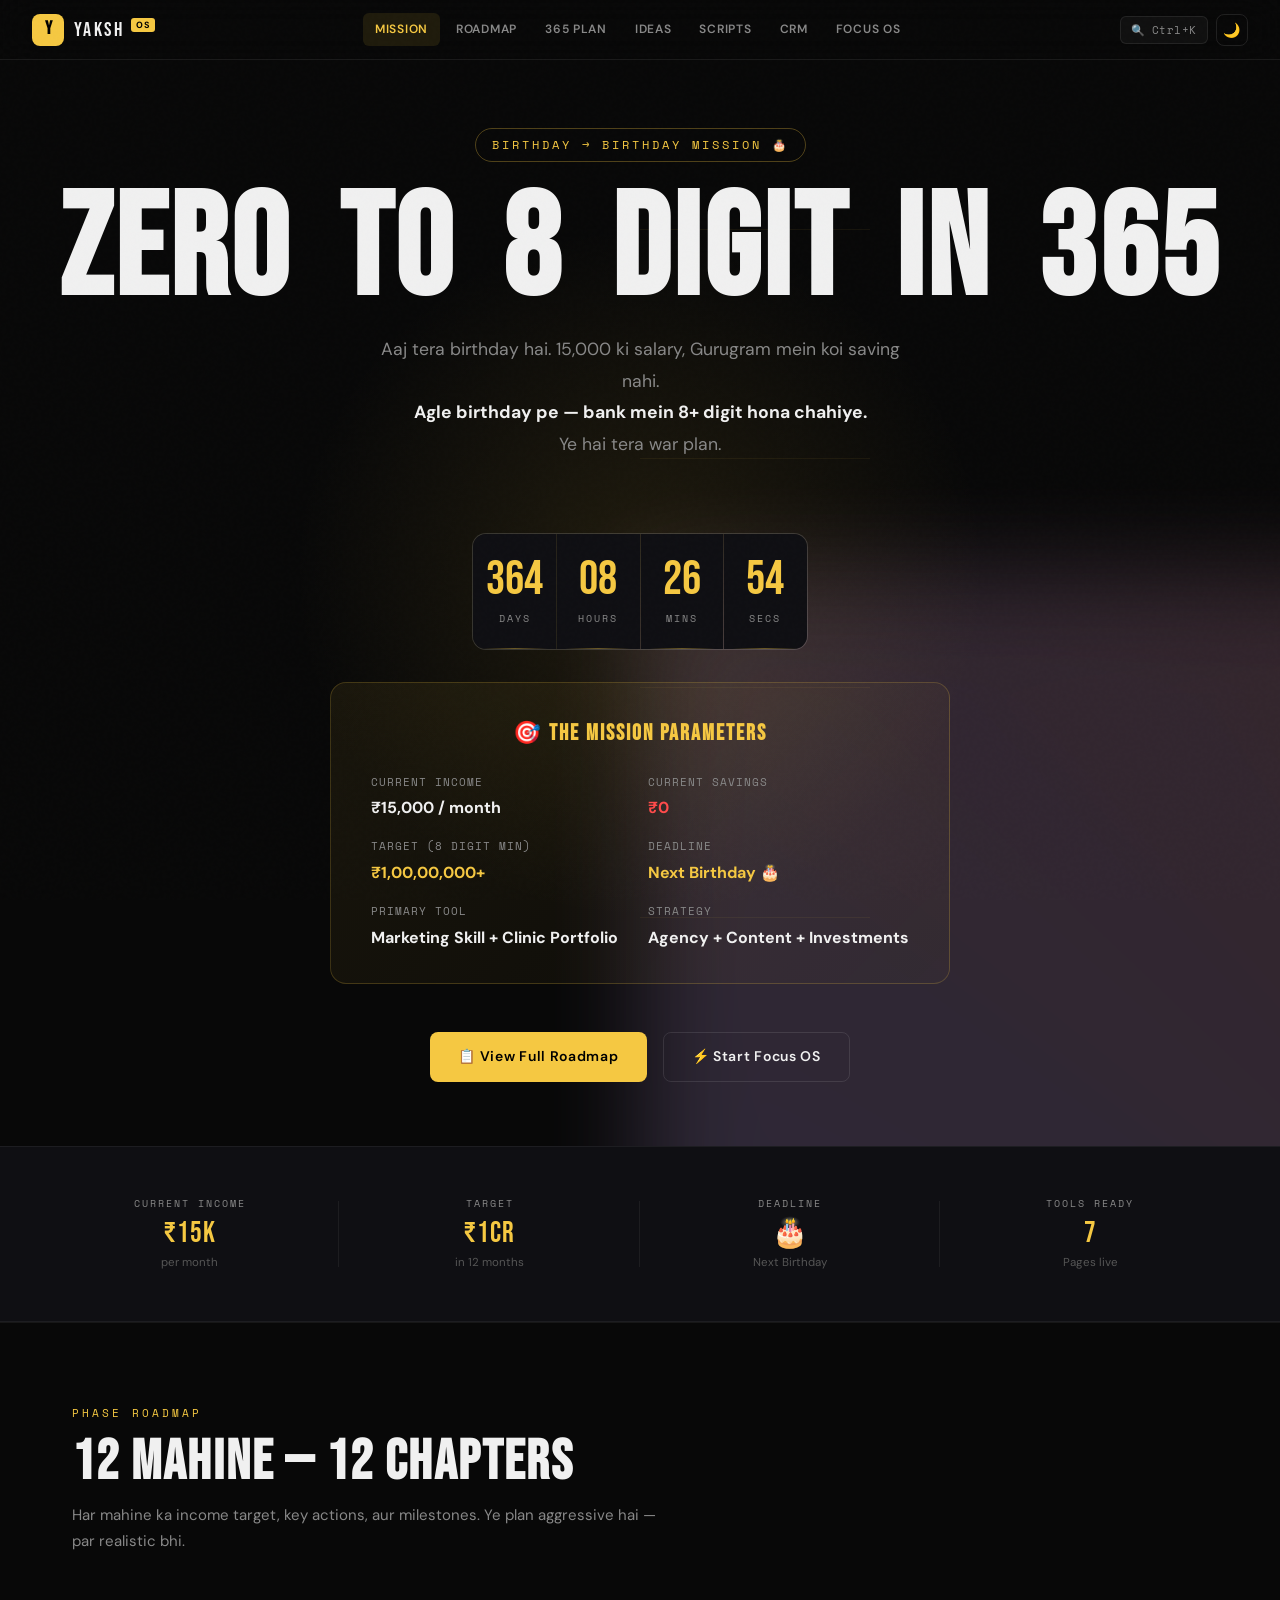
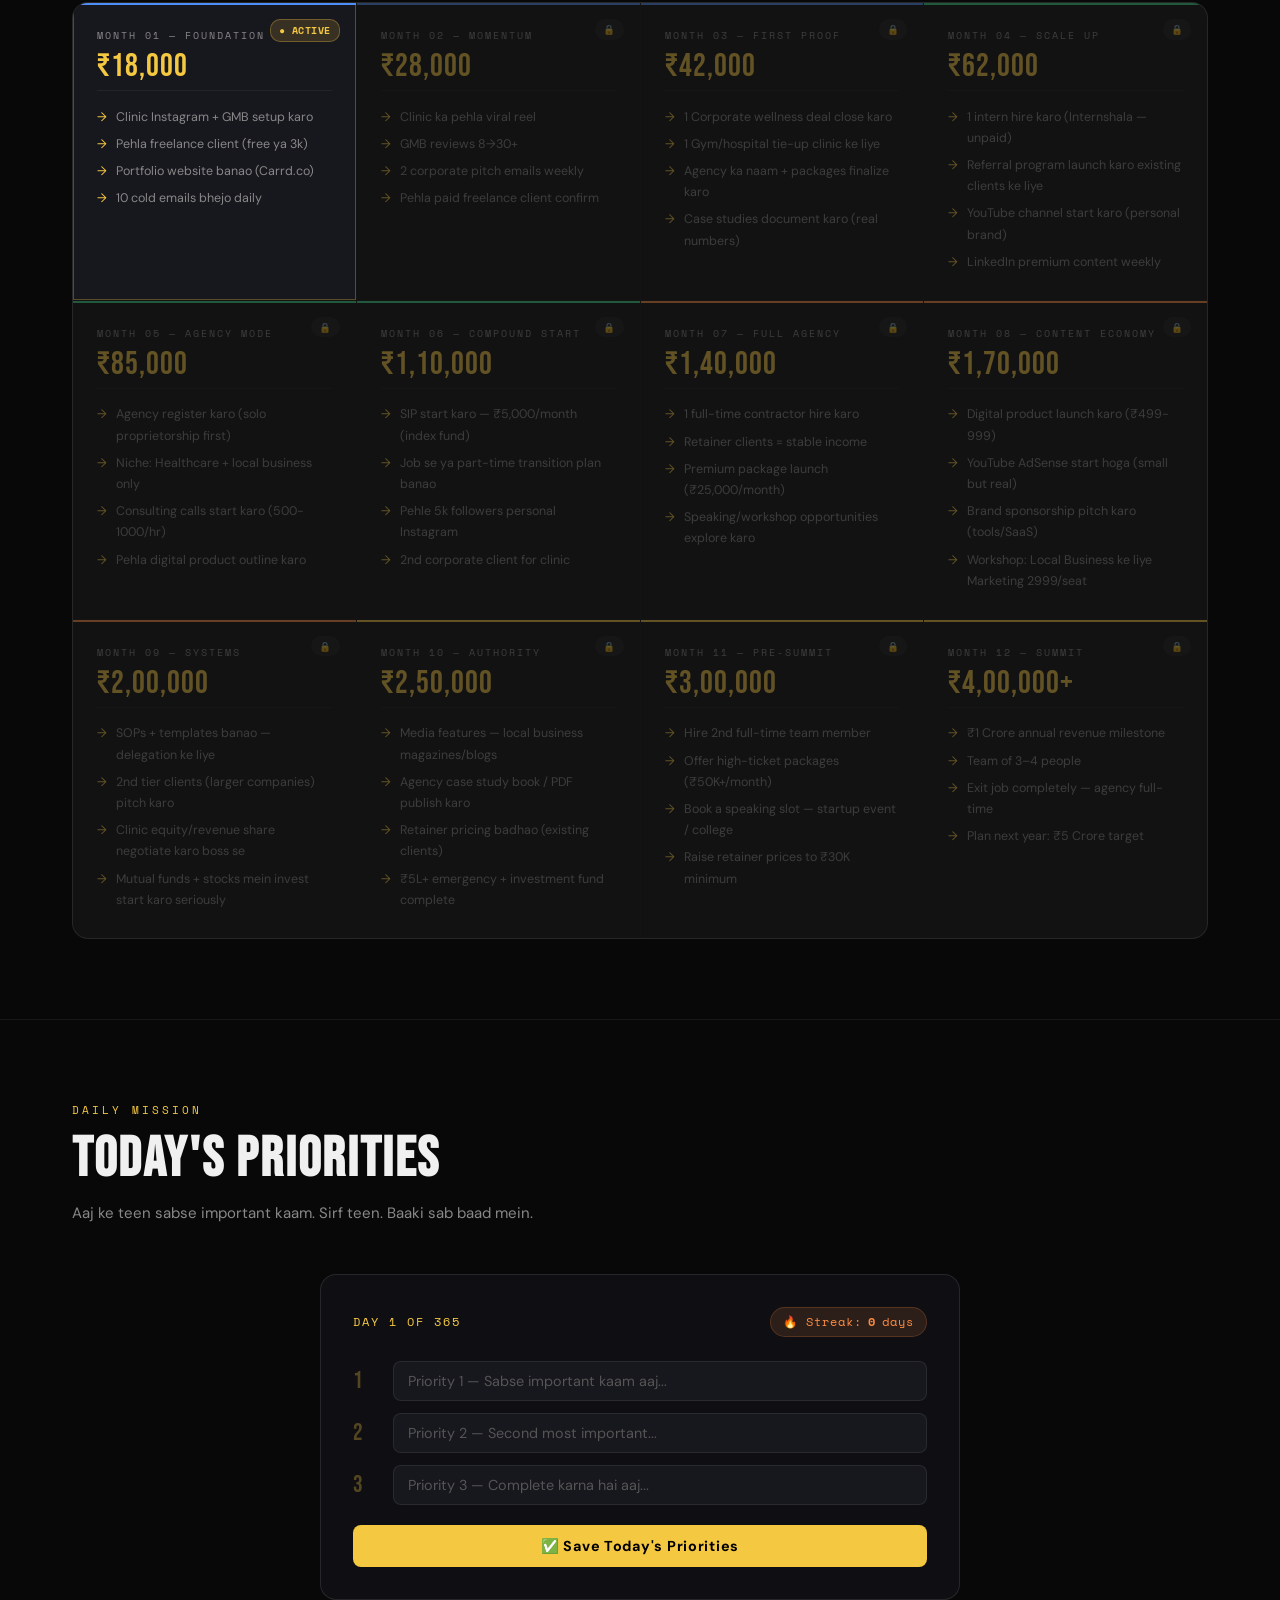
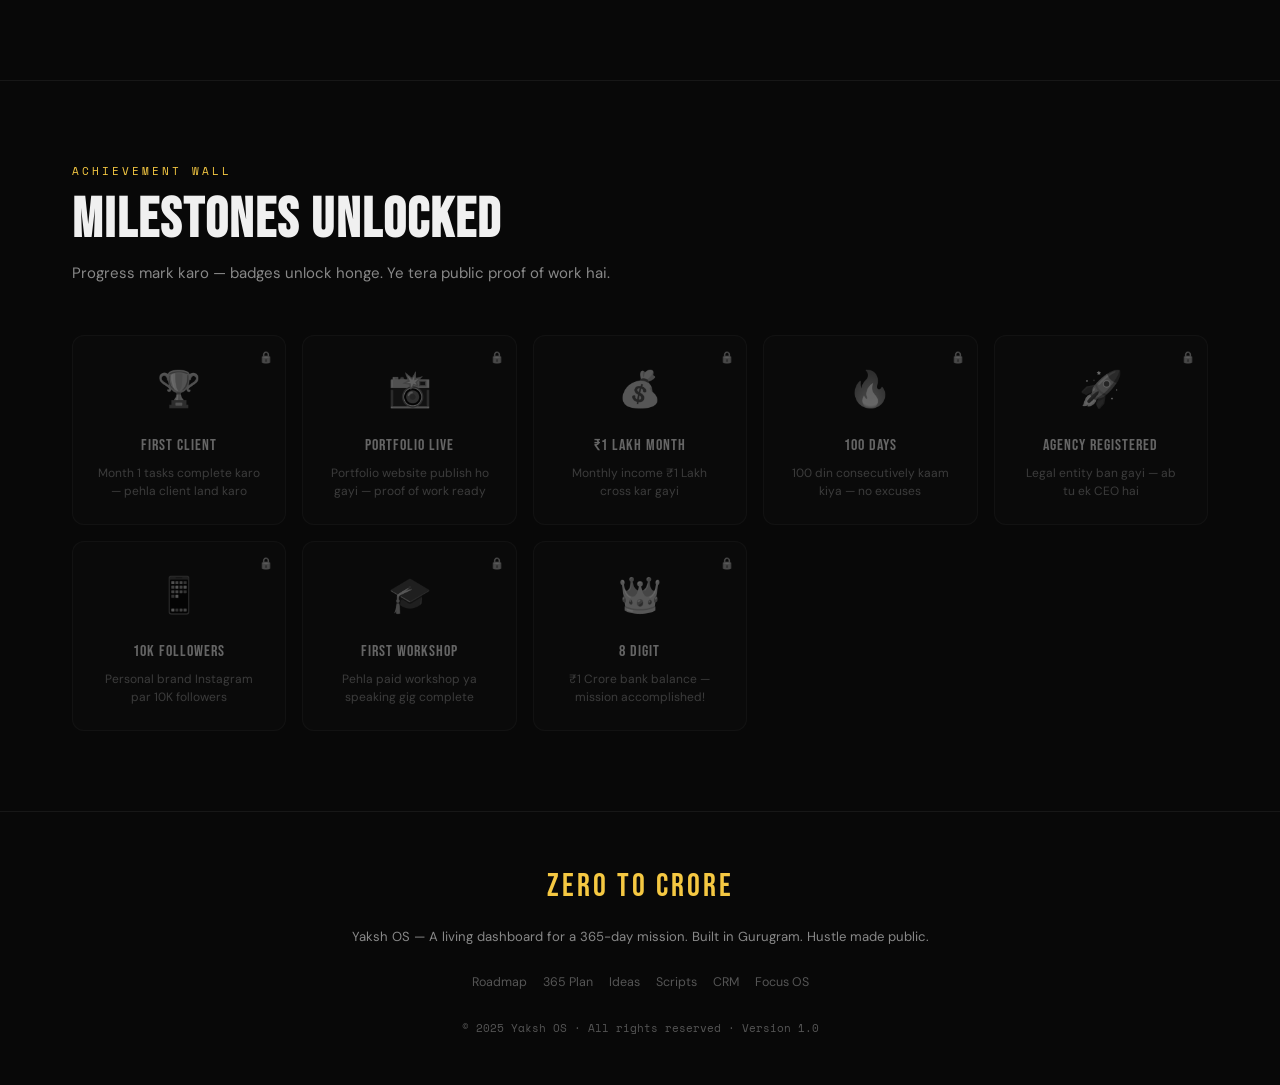
<file: index.html>
<!DOCTYPE html>
<html lang="hi">
<head>
<meta charset="UTF-8">
<meta name="viewport" content="width=device-width, initial-scale=1.0">
<title>Yaksh OS — Mission Command</title>
<meta name="description" content="Zero to ₹1 Crore in 365 Days — Yaksh's public mission dashboard. Receptionist to Agency Owner.">
<meta property="og:title" content="Yaksh OS — Mission Command">
<meta property="og:description" content="Zero to ₹1 Crore in 365 Days. Follow the journey live.">
<meta property="og:image" content="shared/og-image.png">
<meta property="og:type" content="website">
<meta name="theme-color" content="#080808">
<link rel="stylesheet" href="shared/design-system.css">
<link rel="stylesheet" href="shared/navbar.css">
<link rel="stylesheet" href="shared/loader.css">
<style>
/* ===== PAGE LOADER ===== */
#page-loader { background: var(--bg); }

/* ===== HERO ===== */
.hero {
  min-height: 100vh;
  display: flex;
  flex-direction: column;
  align-items: center;
  justify-content: center;
  text-align: center;
  padding: 8rem 2rem 4rem;
  position: relative;
  overflow: hidden;
}
.hero-tag {
  font-family: var(--font-mono);
  font-size: 0.72rem;
  color: var(--gold);
  letter-spacing: 3px;
  text-transform: uppercase;
  margin-bottom: 1.5rem;
  border: 1px solid rgba(245,200,66,0.3);
  padding: 6px 16px;
  border-radius: 20px;
  display: inline-block;
  animation: fadeUp 0.6s 0.1s ease both;
}
.hero h1 {
  font-family: var(--font-display);
  font-size: clamp(4rem, 13vw, 9rem);
  line-height: 0.92;
  letter-spacing: 3px;
  margin-bottom: 1rem;
  position: relative;
  z-index: 1;
}
.hero h1 .accent { color: var(--gold); }
.hero-sub {
  font-size: 1.1rem;
  color: var(--text-muted);
  max-width: 560px;
  margin: 0 auto 2.5rem;
  line-height: 1.8;
  animation: fadeUp 0.6s 0.4s ease both;
}
.hero-sub strong { color: var(--text); }

/* ===== COUNTDOWN ===== */
.countdown-box {
  display: grid;
  grid-template-columns: repeat(4, 1fr);
  gap: 1px;
  background: rgba(255,255,255,0.06);
  border: 1px solid rgba(255,255,255,0.1);
  border-radius: 14px;
  overflow: hidden;
  margin: 2rem auto;
  max-width: 480px;
  animation: fadeUp 0.6s 0.5s ease both;
}
.cd-unit {
  background: var(--bg2);
  padding: 1.4rem 0.8rem;
  text-align: center;
  position: relative;
}
.cd-unit::after {
  content: '';
  position: absolute;
  bottom: 0; left: 10%; right: 10%;
  height: 1px;
  background: linear-gradient(90deg, transparent, var(--gold), transparent);
  opacity: 0.4;
}
.cd-num {
  font-family: var(--font-display);
  font-size: 3rem;
  color: var(--gold);
  line-height: 1;
  display: block;
}
.cd-label {
  font-size: 0.6rem;
  color: var(--text-muted);
  letter-spacing: 2px;
  text-transform: uppercase;
  margin-top: 6px;
  display: block;
  font-family: var(--font-mono);
}

/* ===== HERO BUTTONS ===== */
.hero-buttons {
  display: flex;
  gap: 1rem;
  justify-content: center;
  flex-wrap: wrap;
  margin-top: 1rem;
  animation: fadeUp 0.6s 0.7s ease both;
}

/* ===== STATS BAR ===== */
.stats-bar {
  background: var(--bg2);
  border-top: 1px solid rgba(255,255,255,0.06);
  border-bottom: 1px solid rgba(255,255,255,0.06);
  padding: 2rem;
}
.stats-inner {
  max-width: 1200px;
  margin: 0 auto;
  display: grid;
  grid-template-columns: repeat(4, 1fr);
  gap: 1px;
}
.stat-item {
  text-align: center;
  padding: 1rem 1.5rem;
  position: relative;
}
.stat-item:not(:last-child)::after {
  content: '';
  position: absolute;
  right: 0; top: 20%; bottom: 20%;
  width: 1px;
  background: rgba(255,255,255,0.06);
}
.stat-label {
  font-family: var(--font-mono);
  font-size: 0.65rem;
  color: var(--text-muted);
  letter-spacing: 2px;
  text-transform: uppercase;
  margin-bottom: 0.5rem;
  display: block;
}
.stat-value {
  font-family: var(--font-display);
  font-size: 1.8rem;
  color: var(--gold);
  letter-spacing: 1px;
  display: block;
  line-height: 1;
}
.stat-sub {
  font-size: 0.72rem;
  color: var(--text-dim);
  margin-top: 4px;
  display: block;
}

/* ===== MISSION PARAMS ===== */
.mission-params {
  background: linear-gradient(135deg, rgba(245,200,66,0.07), rgba(245,200,66,0.02));
  border: 0.5px solid rgba(245,200,66,0.2);
  border-radius: 16px;
  padding: 2rem 2.5rem;
  max-width: 760px;
  margin: 0 auto 2rem;
  animation: fadeUp 0.6s 0.6s ease both;
}
.mission-params h3 {
  font-family: var(--font-display);
  font-size: 1.4rem;
  color: var(--gold);
  letter-spacing: 2px;
  margin-bottom: 1.25rem;
}
.params-grid {
  display: grid;
  grid-template-columns: 1fr 1fr;
  gap: 1rem;
  text-align: left;
}
.param-item { display: flex; flex-direction: column; gap: 3px; }
.param-label { font-size: 0.68rem; color: var(--text-muted); text-transform: uppercase; letter-spacing: 1px; font-family: var(--font-mono); }
.param-val { font-size: 1rem; font-weight: 700; color: var(--text); }
.param-val.gold { color: var(--gold); }
.param-val.red  { color: var(--red); }
.param-val.green{ color: var(--green); }

/* ===== 12 MONTHS GRID ===== */
.months-section { border-top: 1px solid rgba(255,255,255,0.06); }
.months-grid {
  display: grid;
  grid-template-columns: repeat(auto-fill, minmax(260px, 1fr));
  gap: 1px;
  background: rgba(255,255,255,0.05);
  border: 1px solid rgba(255,255,255,0.08);
  border-radius: 16px;
  overflow: hidden;
}
.month-card {
  background: var(--bg2);
  padding: 1.5rem;
  position: relative;
  transition: background 0.2s;
  cursor: pointer;
}
.month-card::before {
  content: '';
  position: absolute;
  top: 0; left: 0; right: 0;
  height: 2px;
}
.month-card.q1::before { background: var(--blue); }
.month-card.q2::before { background: var(--green); }
.month-card.q3::before { background: var(--orange); }
.month-card.q4::before { background: var(--gold); }
.month-card:hover { background: var(--bg3); }
.month-card.active-month { background: var(--bg3); box-shadow: inset 0 0 0 1px rgba(245,200,66,0.3); }
.month-card.past { opacity: 0.5; }
.month-card.locked { opacity: 0.35; }

.month-num {
  font-family: var(--font-mono);
  font-size: 0.65rem;
  color: var(--text-muted);
  letter-spacing: 2px;
  text-transform: uppercase;
  margin-bottom: 0.4rem;
}
.month-income {
  font-family: var(--font-display);
  font-size: 2rem;
  color: var(--gold);
  letter-spacing: 1px;
  line-height: 1;
}
.month-name {
  font-size: 0.82rem;
  font-weight: 600;
  color: var(--text);
  margin: 0.4rem 0 0.8rem;
}
.month-actions {
  list-style: none;
  font-size: 0.78rem;
  color: var(--text-muted);
  padding: 0;
  border-top: 1px solid rgba(255,255,255,0.05);
  padding-top: 0.8rem;
  margin-top: 0.4rem;
}
.month-actions li {
  padding: 3px 0 3px 1.2rem;
  position: relative;
}
.month-actions li::before {
  content: '→';
  position: absolute;
  left: 0;
  color: var(--gold);
}
.month-badge {
  position: absolute;
  top: 1rem; right: 1rem;
  font-size: 0.6rem;
  padding: 2px 8px;
  border-radius: 10px;
  font-family: var(--font-mono);
  letter-spacing: 0.05em;
  text-transform: uppercase;
  font-weight: 700;
}
.month-badge.active-badge { background: rgba(245,200,66,0.15); color: var(--gold); border: 1px solid rgba(245,200,66,0.3); }
.month-badge.locked-badge { background: rgba(255,255,255,0.05); color: var(--text-dim); }

/* ===== DAILY CHECK-IN ===== */
.checkin-section { border-top: 1px solid rgba(255,255,255,0.06); }
.checkin-card {
  background: var(--bg2);
  border: 0.5px solid rgba(255,255,255,0.1);
  border-radius: 16px;
  padding: 2rem;
  max-width: 640px;
  margin: 0 auto;
}
.checkin-header {
  display: flex;
  align-items: center;
  justify-content: space-between;
  margin-bottom: 1.5rem;
  flex-wrap: wrap;
  gap: 0.5rem;
}
.checkin-day {
  font-family: var(--font-mono);
  font-size: 0.72rem;
  color: var(--gold);
  letter-spacing: 2px;
  text-transform: uppercase;
}
.streak-badge {
  display: flex;
  align-items: center;
  gap: 6px;
  background: rgba(255,140,66,0.12);
  border: 1px solid rgba(255,140,66,0.2);
  border-radius: 20px;
  padding: 4px 12px;
  font-size: 0.72rem;
  font-family: var(--font-mono);
  color: var(--orange);
  letter-spacing: 1px;
}
.priority-inputs { display: flex; flex-direction: column; gap: 0.75rem; margin-bottom: 1.25rem; }
.priority-row {
  display: flex;
  align-items: center;
  gap: 0.75rem;
}
.priority-num {
  font-family: var(--font-display);
  font-size: 1.5rem;
  color: rgba(245,200,66,0.3);
  min-width: 28px;
  line-height: 1;
}
.priority-input {
  flex: 1;
  background: var(--bg3);
  border: 1px solid rgba(255,255,255,0.08);
  border-radius: 8px;
  padding: 10px 14px;
  color: var(--text);
  font-family: var(--font-body);
  font-size: 0.9rem;
  outline: none;
  transition: border-color 0.2s;
}
.priority-input:focus { border-color: rgba(245,200,66,0.4); }
.priority-input::placeholder { color: var(--text-dim); }
.save-btn {
  width: 100%;
  background: var(--gold);
  color: #000;
  border: none;
  border-radius: 8px;
  padding: 12px;
  font-family: var(--font-body);
  font-size: 0.9rem;
  font-weight: 700;
  cursor: pointer;
  transition: all 0.2s;
  letter-spacing: 0.05em;
}
.save-btn:hover { background: #ffd84d; transform: translateY(-1px); }
.save-confirm {
  text-align: center;
  font-size: 0.78rem;
  color: var(--green);
  margin-top: 0.5rem;
  display: none;
  font-family: var(--font-mono);
}

/* ===== MILESTONE WALL ===== */
.milestone-wall { border-top: 1px solid rgba(255,255,255,0.06); }
.milestones-grid {
  display: grid;
  grid-template-columns: repeat(auto-fill, minmax(200px, 1fr));
  gap: 1rem;
}
.milestone-card {
  background: var(--bg2);
  border: 0.5px solid rgba(255,255,255,0.08);
  border-radius: 12px;
  padding: 1.5rem;
  text-align: center;
  position: relative;
  transition: all 0.3s;
}
.milestone-card.unlocked {
  border-color: rgba(245,200,66,0.3);
  background: linear-gradient(135deg, rgba(245,200,66,0.05), var(--bg2));
}
.milestone-card.locked-ms { filter: grayscale(1); opacity: 0.4; }
.milestone-icon-big { font-size: 2.2rem; margin-bottom: 0.75rem; display: block; }
.milestone-title {
  font-family: var(--font-display);
  font-size: 1rem;
  letter-spacing: 1px;
  color: var(--text);
  margin-bottom: 0.3rem;
}
.milestone-desc { font-size: 0.75rem; color: var(--text-muted); line-height: 1.5; }
.milestone-lock {
  position: absolute;
  top: 0.75rem; right: 0.75rem;
  font-size: 0.7rem;
  color: var(--text-dim);
}
.milestone-share {
  display: inline-block;
  margin-top: 0.75rem;
  font-size: 0.68rem;
  color: var(--gold);
  cursor: pointer;
  font-family: var(--font-mono);
  letter-spacing: 1px;
  text-transform: uppercase;
  border: 1px solid rgba(245,200,66,0.2);
  border-radius: 4px;
  padding: 3px 10px;
  transition: all 0.2s;
}
.milestone-share:hover { background: rgba(245,200,66,0.1); }

/* ===== GLOBAL SEARCH OVERLAY ===== */
#global-search {
  display: none;
  position: fixed; inset: 0; z-index: 9000;
  background: rgba(0,0,0,0.7);
  backdrop-filter: blur(8px);
  align-items: flex-start;
  justify-content: center;
  padding-top: 15vh;
}
#global-search.open { display: flex; }
.search-modal {
  background: var(--bg2);
  border: 1px solid rgba(255,255,255,0.12);
  border-radius: 16px;
  width: 100%;
  max-width: 560px;
  overflow: hidden;
  box-shadow: 0 32px 80px rgba(0,0,0,0.6);
}
.search-input-wrap {
  display: flex;
  align-items: center;
  gap: 0.75rem;
  padding: 1rem 1.25rem;
  border-bottom: 1px solid rgba(255,255,255,0.08);
}
.search-icon { color: var(--text-muted); font-size: 1rem; }
#search-input {
  flex: 1;
  background: none;
  border: none;
  outline: none;
  color: var(--text);
  font-family: var(--font-body);
  font-size: 1rem;
}
#search-input::placeholder { color: var(--text-dim); }
.search-results {
  max-height: 360px;
  overflow-y: auto;
  padding: 0.5rem 0;
}
.search-result-item {
  padding: 0.75rem 1.25rem;
  cursor: pointer;
  display: flex;
  align-items: center;
  gap: 0.75rem;
  transition: background 0.15s;
}
.search-result-item:hover { background: var(--bg3); }
.sr-page {
  font-family: var(--font-mono);
  font-size: 0.6rem;
  letter-spacing: 1px;
  color: var(--gold);
  text-transform: uppercase;
  min-width: 70px;
}
.sr-title { font-size: 0.88rem; color: var(--text); }
.search-hint {
  padding: 1rem 1.25rem;
  font-family: var(--font-mono);
  font-size: 0.65rem;
  color: var(--text-dim);
  border-top: 1px solid rgba(255,255,255,0.06);
  display: flex;
  gap: 1rem;
}

/* ===== FOOTER ===== */
.site-footer {
  border-top: 1px solid rgba(255,255,255,0.06);
  padding: 3rem 2rem;
  text-align: center;
}
.footer-inner { max-width: 600px; margin: 0 auto; }
.footer-quote {
  font-family: var(--font-display);
  font-size: 2rem;
  letter-spacing: 3px;
  color: var(--gold);
  margin-bottom: 0.75rem;
}
.footer-sub { color: var(--text-muted); font-size: 0.82rem; }
.footer-links { display: flex; gap: 1rem; justify-content: center; margin-top: 1.5rem; flex-wrap: wrap; }
.footer-links a { color: var(--text-dim); font-size: 0.78rem; text-decoration: none; transition: color 0.2s; }
.footer-links a:hover { color: var(--gold); }

/* ===== LIGHT MODE ===== */
body.light-mode {
  --bg: #fafafa; --bg2: #fff; --bg3: #f3f3f7; --bg4: #ebebf3;
  --text: #111; --text-muted: #666; --text-dim: #aaa;
  --glass-border: rgba(0,0,0,0.08); --glass-border2: rgba(0,0,0,0.05);
}
body.light-mode body::before { opacity: 0.15; }

/* ===== RESPONSIVE ===== */
@media (max-width: 768px) {
  .stats-inner { grid-template-columns: 1fr 1fr; }
  .stat-item:nth-child(2)::after { display: none; }
  .params-grid { grid-template-columns: 1fr; }
  .months-grid { grid-template-columns: 1fr; }
  .hero-buttons { flex-direction: column; align-items: center; }
}
@media (max-width: 480px) {
  .countdown-box { grid-template-columns: repeat(2, 1fr); }
  .stats-inner { grid-template-columns: 1fr; }
  .stat-item::after { display: none !important; }
}
</style>
</head>
<body>

<!-- PAGE LOADER -->
<div id="page-loader">
  <div class="speed-lines"><span></span><span></span><span></span><span></span></div>
  <div class="loader">
    <div class="loader-body">
      <span class="trail"></span>
      <div class="base">
        <span></span>
        <div class="face"></div>
      </div>
      <div class="fazer"></div>
      <div class="fazer"></div>
      <div class="fazer"></div>
      <div class="fazer"></div>
    </div>
  </div>
  <p class="loader-label">Loading Yaksh OS</p>
</div>

<!-- GLOBAL SEARCH -->
<div id="global-search">
  <div class="search-modal">
    <div class="search-input-wrap">
      <span class="search-icon">🔍</span>
      <input type="text" id="search-input" placeholder="Search scripts, ideas, tasks..." autocomplete="off">
    </div>
    <div class="search-results" id="search-results">
      <div class="search-result-item" onclick="location.href='roadmap.html'">
        <span class="sr-page">Roadmap</span>
        <span class="sr-title">Agency Blueprint — ₹15K to ₹1Cr</span>
      </div>
      <div class="search-result-item" onclick="location.href='blueprint.html'">
        <span class="sr-page">Blueprint</span>
        <span class="sr-title">365 Day Plan — Phase 1: Neev</span>
      </div>
      <div class="search-result-item" onclick="location.href='content-ideas.html'">
        <span class="sr-page">Ideas</span>
        <span class="sr-title">365 Content Ideas Vault</span>
      </div>
      <div class="search-result-item" onclick="location.href='scripts.html'">
        <span class="sr-page">Scripts</span>
        <span class="sr-title">30 Video Scripts — Phase 1</span>
      </div>
      <div class="search-result-item" onclick="location.href='crm.html'">
        <span class="sr-page">CRM</span>
        <span class="sr-title">Outreach CRM Pro — Client Pipeline</span>
      </div>
      <div class="search-result-item" onclick="location.href='focus-os.html'">
        <span class="sr-page">Focus OS</span>
        <span class="sr-title">Pomodoro + Habit Tracker</span>
      </div>
    </div>
    <div class="search-hint">
      <span>↑↓ Navigate</span>
      <span>↵ Open</span>
      <span>Esc Close</span>
    </div>
  </div>
</div>

<!-- NAVBAR -->
<nav class="yaksh-nav">
  <a href="index.html" class="nav-brand">
    <div class="nav-logo">Y</div>
    <span class="nav-name">YAKSH <span class="nav-tag">OS</span></span>
  </a>
  <div class="nav-links">
    <a href="index.html">Mission</a>
    <a href="roadmap.html">Roadmap</a>
    <a href="blueprint.html">365 Plan</a>
    <a href="content-ideas.html">Ideas</a>
    <a href="scripts.html">Scripts</a>
    <a href="crm.html">CRM</a>
    <a href="focus-os.html">Focus OS</a>
  </div>
  <div class="nav-actions">
    <button class="nav-search-btn" title="Search (Ctrl+K)">🔍 <span>Ctrl+K</span></button>
    <button class="theme-toggle" title="Toggle theme">🌙</button>
    <button class="nav-hamburger" aria-label="Menu">☰</button>
  </div>
</nav>

<!-- HERO -->
<section class="hero">
  <div class="pastel-bg-layer-1"></div>
  <div class="pastel-bg-layer-2"></div>
  <div class="speed-lines"><span></span><span></span><span></span><span></span></div>
  <div class="hero-glow"></div>

  <span class="hero-tag">Birthday → Birthday Mission 🎂</span>

  <h1 class="letter-animate">ZERO TO 8 DIGIT IN 365</h1>

  <p class="hero-sub">
    Aaj tera birthday hai. 15,000 ki salary, Gurugram mein koi saving nahi.<br>
    <strong>Agle birthday pe — bank mein 8+ digit hona chahiye.</strong><br>
    Ye hai tera war plan.
  </p>

  <div class="countdown-box" id="countdown">
    <div class="cd-unit"><span class="cd-num" id="cd-days">365</span><span class="cd-label">Days</span></div>
    <div class="cd-unit"><span class="cd-num" id="cd-hours">00</span><span class="cd-label">Hours</span></div>
    <div class="cd-unit"><span class="cd-num" id="cd-mins">00</span><span class="cd-label">Mins</span></div>
    <div class="cd-unit"><span class="cd-num" id="cd-secs">00</span><span class="cd-label">Secs</span></div>
  </div>

  <div class="mission-params">
    <h3>🎯 THE MISSION PARAMETERS</h3>
    <div class="params-grid">
      <div class="param-item">
        <span class="param-label">Current Income</span>
        <span class="param-val">₹15,000 / month</span>
      </div>
      <div class="param-item">
        <span class="param-label">Current Savings</span>
        <span class="param-val red">₹0</span>
      </div>
      <div class="param-item">
        <span class="param-label">Target (8 digit min)</span>
        <span class="param-val gold">₹1,00,00,000+</span>
      </div>
      <div class="param-item">
        <span class="param-label">Deadline</span>
        <span class="param-val gold">Next Birthday 🎂</span>
      </div>
      <div class="param-item">
        <span class="param-label">Primary Tool</span>
        <span class="param-val">Marketing Skill + Clinic Portfolio</span>
      </div>
      <div class="param-item">
        <span class="param-label">Strategy</span>
        <span class="param-val">Agency + Content + Investments</span>
      </div>
    </div>
  </div>

  <div class="hero-buttons">
    <a href="roadmap.html" class="btn btn-primary">📋 View Full Roadmap</a>
    <a href="focus-os.html" class="btn btn-ghost">⚡ Start Focus OS</a>
  </div>
</section>

<!-- STATS BAR -->
<div class="stats-bar">
  <div class="stats-inner">
    <div class="stat-item">
      <span class="stat-label">Current Income</span>
      <span class="stat-value" id="live-income">₹15K</span>
      <span class="stat-sub">per month</span>
    </div>
    <div class="stat-item">
      <span class="stat-label">Target</span>
      <span class="stat-value">₹1Cr</span>
      <span class="stat-sub">in 12 months</span>
    </div>
    <div class="stat-item">
      <span class="stat-label">Deadline</span>
      <span class="stat-value">🎂</span>
      <span class="stat-sub">Next Birthday</span>
    </div>
    <div class="stat-item">
      <span class="stat-label">Tools Ready</span>
      <span class="stat-value">7</span>
      <span class="stat-sub">Pages live</span>
    </div>
  </div>
</div>

<!-- 12 MONTHS CHAPTER MAP -->
<section class="months-section">
  <div class="section-wrap">
    <div class="section-header">
      <span class="section-tag">Phase Roadmap</span>
      <h2>12 MAHINE — 12 CHAPTERS</h2>
      <p>Har mahine ka income target, key actions, aur milestones. Ye plan aggressive hai — par realistic bhi.</p>
    </div>
    <div class="months-grid" id="months-grid">
      <!-- Generated by JS -->
    </div>
  </div>
</section>

<!-- DAILY CHECK-IN -->
<section class="checkin-section">
  <div class="section-wrap">
    <div class="section-header">
      <span class="section-tag">Daily Mission</span>
      <h2>TODAY'S PRIORITIES</h2>
      <p>Aaj ke teen sabse important kaam. Sirf teen. Baaki sab baad mein.</p>
    </div>
    <div class="checkin-card">
      <div class="checkin-header">
        <span class="checkin-day" id="today-day">Day — of 365</span>
        <span class="streak-badge">🔥 Streak: <strong id="streak-count">0</strong> days</span>
      </div>
      <div class="priority-inputs">
        <div class="priority-row">
          <span class="priority-num">1</span>
          <input type="text" class="priority-input" id="p1" placeholder="Priority 1 — Sabse important kaam aaj...">
        </div>
        <div class="priority-row">
          <span class="priority-num">2</span>
          <input type="text" class="priority-input" id="p2" placeholder="Priority 2 — Second most important...">
        </div>
        <div class="priority-row">
          <span class="priority-num">3</span>
          <input type="text" class="priority-input" id="p3" placeholder="Priority 3 — Complete karna hai aaj...">
        </div>
      </div>
      <button class="save-btn" onclick="savePriorities()">✅ Save Today's Priorities</button>
      <p class="save-confirm" id="save-confirm">✓ Priorities saved! Ab focus karo — kaam shuru karo.</p>
    </div>
  </div>
</section>

<!-- MILESTONE WALL -->
<section class="milestone-wall">
  <div class="section-wrap">
    <div class="section-header">
      <span class="section-tag">Achievement Wall</span>
      <h2>MILESTONES UNLOCKED</h2>
      <p>Progress mark karo — badges unlock honge. Ye tera public proof of work hai.</p>
    </div>
    <div class="milestones-grid" id="milestones-grid">
      <!-- Generated by JS -->
    </div>
  </div>
</section>

<!-- FOOTER -->
<footer class="site-footer">
  <div class="footer-inner">
    <div class="footer-quote">ZERO TO CRORE</div>
    <p class="footer-sub">Yaksh OS — A living dashboard for a 365-day mission. Built in Gurugram. Hustle made public.</p>
    <div class="footer-links">
      <a href="roadmap.html">Roadmap</a>
      <a href="blueprint.html">365 Plan</a>
      <a href="content-ideas.html">Ideas</a>
      <a href="scripts.html">Scripts</a>
      <a href="crm.html">CRM</a>
      <a href="focus-os.html">Focus OS</a>
    </div>
    <p style="margin-top:1.5rem; font-size:0.7rem; color:var(--text-dim); font-family:var(--font-mono);">
      © 2025 Yaksh OS · All rights reserved · Version 1.0
    </p>
  </div>
</footer>

<script src="shared/loader.js"></script>
<script src="shared/navbar.js"></script>
<script>
// ===== COUNTDOWN TIMER =====
(function() {
  const MISSION_START = localStorage.getItem('yaksh-mission-start');
  let deadline;
  if (MISSION_START) {
    deadline = new Date(MISSION_START);
    deadline.setFullYear(deadline.getFullYear() + 1);
  } else {
    // Default: 365 days from now if not set
    deadline = new Date();
    deadline.setDate(deadline.getDate() + 365);
    deadline.setHours(0,0,0,0);
  }

  function updateCountdown() {
    const now = new Date();
    const diff = deadline - now;
    if (diff <= 0) {
      document.getElementById('cd-days').textContent = '000';
      document.getElementById('cd-hours').textContent = '00';
      document.getElementById('cd-mins').textContent = '00';
      document.getElementById('cd-secs').textContent = '00';
      return;
    }
    const days  = Math.floor(diff / (1000*60*60*24));
    const hours = Math.floor((diff % (1000*60*60*24)) / (1000*60*60));
    const mins  = Math.floor((diff % (1000*60*60)) / (1000*60));
    const secs  = Math.floor((diff % (1000*60)) / 1000);
    document.getElementById('cd-days').textContent  = String(days).padStart(3,'0');
    document.getElementById('cd-hours').textContent = String(hours).padStart(2,'0');
    document.getElementById('cd-mins').textContent  = String(mins).padStart(2,'0');
    document.getElementById('cd-secs').textContent  = String(secs).padStart(2,'0');
  }
  updateCountdown();
  setInterval(updateCountdown, 1000);
})();

// ===== DAY COUNTER =====
(function() {
  const start = localStorage.getItem('yaksh-mission-start');
  let dayNum = 1;
  if (start) {
    const diff = new Date() - new Date(start);
    dayNum = Math.max(1, Math.floor(diff / (1000*60*60*24)) + 1);
  }
  document.getElementById('today-day').textContent = `Day ${dayNum} of 365`;
})();

// ===== STREAK =====
(function() {
  const today = new Date().toDateString();
  const last  = localStorage.getItem('yaksh-last-checkin');
  let streak  = parseInt(localStorage.getItem('yaksh-streak') || '0');
  if (last) {
    const yesterday = new Date(); yesterday.setDate(yesterday.getDate() - 1);
    if (last === yesterday.toDateString()) { /* continue */ }
    else if (last !== today) { streak = 0; }
  }
  document.getElementById('streak-count').textContent = streak;
})();

// ===== LOAD SAVED PRIORITIES =====
(function() {
  const today = new Date().toDateString();
  const saved = JSON.parse(localStorage.getItem('yaksh-priorities-' + today) || 'null');
  if (saved) {
    document.getElementById('p1').value = saved[0] || '';
    document.getElementById('p2').value = saved[1] || '';
    document.getElementById('p3').value = saved[2] || '';
  }
})();

// ===== SAVE PRIORITIES =====
function savePriorities() {
  const today = new Date().toDateString();
  const data = [
    document.getElementById('p1').value,
    document.getElementById('p2').value,
    document.getElementById('p3').value
  ];
  localStorage.setItem('yaksh-priorities-' + today, JSON.stringify(data));

  // Update streak
  const last = localStorage.getItem('yaksh-last-checkin');
  let streak = parseInt(localStorage.getItem('yaksh-streak') || '0');
  if (last !== today) {
    const yesterday = new Date(); yesterday.setDate(yesterday.getDate() - 1);
    if (last === yesterday.toDateString()) { streak++; }
    else { streak = 1; }
    localStorage.setItem('yaksh-last-checkin', today);
    localStorage.setItem('yaksh-streak', streak);
    document.getElementById('streak-count').textContent = streak;
  }

  const confirm = document.getElementById('save-confirm');
  confirm.style.display = 'block';
  setTimeout(() => confirm.style.display = 'none', 3000);

  checkMilestones();
}

// ===== 12 MONTHS DATA =====
const months = [
  { num:'01', name:'Foundation',    income:'₹18,000',  q:'q1', actions:['Clinic Instagram + GMB setup karo','Pehla freelance client (free ya 3k)','Portfolio website banao (Carrd.co)','10 cold emails bhejo daily'] },
  { num:'02', name:'Momentum',      income:'₹28,000',  q:'q1', actions:['Clinic ka pehla viral reel','GMB reviews 8→30+','2 corporate pitch emails weekly','Pehla paid freelance client confirm'] },
  { num:'03', name:'First Proof',   income:'₹42,000',  q:'q1', actions:['1 Corporate wellness deal close karo','1 Gym/hospital tie-up clinic ke liye','Agency ka naam + packages finalize karo','Case studies document karo (real numbers)'] },
  { num:'04', name:'Scale Up',      income:'₹62,000',  q:'q2', actions:['1 intern hire karo (Internshala — unpaid)','Referral program launch karo existing clients ke liye','YouTube channel start karo (personal brand)','LinkedIn premium content weekly'] },
  { num:'05', name:'Agency Mode',   income:'₹85,000',  q:'q2', actions:['Agency register karo (solo proprietorship first)','Niche: Healthcare + local business only','Consulting calls start karo (500-1000/hr)','Pehla digital product outline karo'] },
  { num:'06', name:'Compound Start',income:'₹1,10,000',q:'q2', actions:['SIP start karo — ₹5,000/month (index fund)','Job se ya part-time transition plan banao','Pehle 5k followers personal Instagram','2nd corporate client for clinic'] },
  { num:'07', name:'Full Agency',   income:'₹1,40,000',q:'q3', actions:['1 full-time contractor hire karo','Retainer clients = stable income','Premium package launch (₹25,000/month)','Speaking/workshop opportunities explore karo'] },
  { num:'08', name:'Content Economy',income:'₹1,70,000',q:'q3',actions:['Digital product launch karo (₹499-999)','YouTube AdSense start hoga (small but real)','Brand sponsorship pitch karo (tools/SaaS)','Workshop: Local Business ke liye Marketing 2999/seat'] },
  { num:'09', name:'Systems',       income:'₹2,00,000',q:'q3', actions:['SOPs + templates banao — delegation ke liye','2nd tier clients (larger companies) pitch karo','Clinic equity/revenue share negotiate karo boss se','Mutual funds + stocks mein invest start karo seriously'] },
  { num:'10', name:'Authority',     income:'₹2,50,000',q:'q4', actions:['Media features — local business magazines/blogs','Agency case study book / PDF publish karo','Retainer pricing badhao (existing clients)','₹5L+ emergency + investment fund complete'] },
  { num:'11', name:'Pre-Summit',    income:'₹3,00,000',q:'q4', actions:['Hire 2nd full-time team member','Offer high-ticket packages (₹50K+/month)','Book a speaking slot — startup event / college','Raise retainer prices to ₹30K minimum'] },
  { num:'12', name:'SUMMIT',        income:'₹4,00,000+',q:'q4',actions:['₹1 Crore annual revenue milestone','Team of 3–4 people','Exit job completely — agency full-time','Plan next year: ₹5 Crore target'] },
];

(function renderMonths() {
  const grid = document.getElementById('months-grid');
  const start = localStorage.getItem('yaksh-mission-start');
  let currentMonth = 1;
  if (start) {
    const diff = new Date() - new Date(start);
    currentMonth = Math.min(12, Math.max(1, Math.ceil(diff / (1000*60*60*24*30.5))));
  }

  months.forEach((m, i) => {
    const mNum = i + 1;
    let status = '';
    let badge = '';
    if (mNum < currentMonth) { status = 'past'; }
    else if (mNum === currentMonth) { status = 'active-month'; badge = '<span class="month-badge active-badge">● Active</span>'; }
    else { status = 'locked'; badge = '<span class="month-badge locked-badge">🔒</span>'; }

    const card = document.createElement('div');
    card.className = `month-card ${m.q} ${status}`;
    card.innerHTML = `
      ${badge}
      <div class="month-num">Month ${m.num} — ${m.name}</div>
      <div class="month-income">${m.income}</div>
      <ul class="month-actions">
        ${m.actions.map(a => `<li>${a}</li>`).join('')}
      </ul>
    `;
    grid.appendChild(card);
  });
})();

// ===== MILESTONES =====
const milestonesData = [
  { id:'m1', icon:'🏆', title:'First Client',     desc:'Month 1 tasks complete karo — pehla client land karo', key:'first-client' },
  { id:'m2', icon:'📸', title:'Portfolio Live',   desc:'Portfolio website publish ho gayi — proof of work ready', key:'portfolio-live' },
  { id:'m3', icon:'💰', title:'₹1 Lakh Month',   desc:'Monthly income ₹1 Lakh cross kar gayi', key:'lakh-month' },
  { id:'m4', icon:'🔥', title:'100 Days',         desc:'100 din consecutively kaam kiya — no excuses', key:'100-days' },
  { id:'m5', icon:'🚀', title:'Agency Registered',desc:'Legal entity ban gayi — ab tu ek CEO hai', key:'agency-reg' },
  { id:'m6', icon:'📱', title:'10K Followers',    desc:'Personal brand Instagram par 10K followers', key:'10k-followers' },
  { id:'m7', icon:'🎓', title:'First Workshop',   desc:'Pehla paid workshop ya speaking gig complete', key:'first-workshop' },
  { id:'m8', icon:'👑', title:'8 DIGIT',          desc:'₹1 Crore bank balance — mission accomplished!', key:'8-digit' },
];

function checkMilestones() {
  const start = localStorage.getItem('yaksh-mission-start');
  if (start) {
    const diff = new Date() - new Date(start);
    const days = Math.floor(diff / (1000*60*60*24));
    if (days >= 100) localStorage.setItem('yaksh-ms-100-days', '1');
  }
}

(function renderMilestones() {
  const grid = document.getElementById('milestones-grid');
  milestonesData.forEach(ms => {
    const unlocked = !!localStorage.getItem('yaksh-ms-' + ms.key);
    const card = document.createElement('div');
    card.className = `milestone-card ${unlocked ? 'unlocked' : 'locked-ms'}`;
    card.innerHTML = `
      ${!unlocked ? '<span class="milestone-lock">🔒</span>' : ''}
      <span class="milestone-icon-big">${ms.icon}</span>
      <div class="milestone-title">${ms.title}</div>
      <div class="milestone-desc">${ms.desc}</div>
      ${unlocked ? `<span class="milestone-share" onclick="shareMilestone('${ms.title}')">📤 Share</span>` : ''}
    `;
    if (!unlocked) {
      card.addEventListener('click', () => {
        if (confirm(`Mark "${ms.title}" as unlocked?`)) {
          localStorage.setItem('yaksh-ms-' + ms.key, '1');
          renderMilestones();
        }
      });
    }
    grid.appendChild(card);
  });
})();

function renderMilestones() {
  const grid = document.getElementById('milestones-grid');
  grid.innerHTML = '';
  milestonesData.forEach(ms => {
    const unlocked = !!localStorage.getItem('yaksh-ms-' + ms.key);
    const card = document.createElement('div');
    card.className = `milestone-card ${unlocked ? 'unlocked' : 'locked-ms'}`;
    card.innerHTML = `
      ${!unlocked ? '<span class="milestone-lock">🔒</span>' : ''}
      <span class="milestone-icon-big">${ms.icon}</span>
      <div class="milestone-title">${ms.title}</div>
      <div class="milestone-desc">${ms.desc}</div>
      ${unlocked ? `<span class="milestone-share" onclick="shareMilestone('${ms.title}')">📤 Share</span>` : ''}
    `;
    if (!unlocked) {
      card.addEventListener('click', () => {
        if (confirm(`Mark "${ms.title}" as unlocked?`)) {
          localStorage.setItem('yaksh-ms-' + ms.key, '1');
          renderMilestones();
        }
      });
    }
    grid.appendChild(card);
  });
}

function shareMilestone(title) {
  const text = `🏆 Just unlocked "${title}" on my Zero to ₹1 Crore journey!\n\n#YakshOS #ZeroToCrore #365DayMission`;
  if (navigator.clipboard) {
    navigator.clipboard.writeText(text).then(() => alert('✅ Share text copied to clipboard!'));
  } else {
    prompt('Copy this:', text);
  }
}

checkMilestones();
</script>
</body>
</html>
</file>
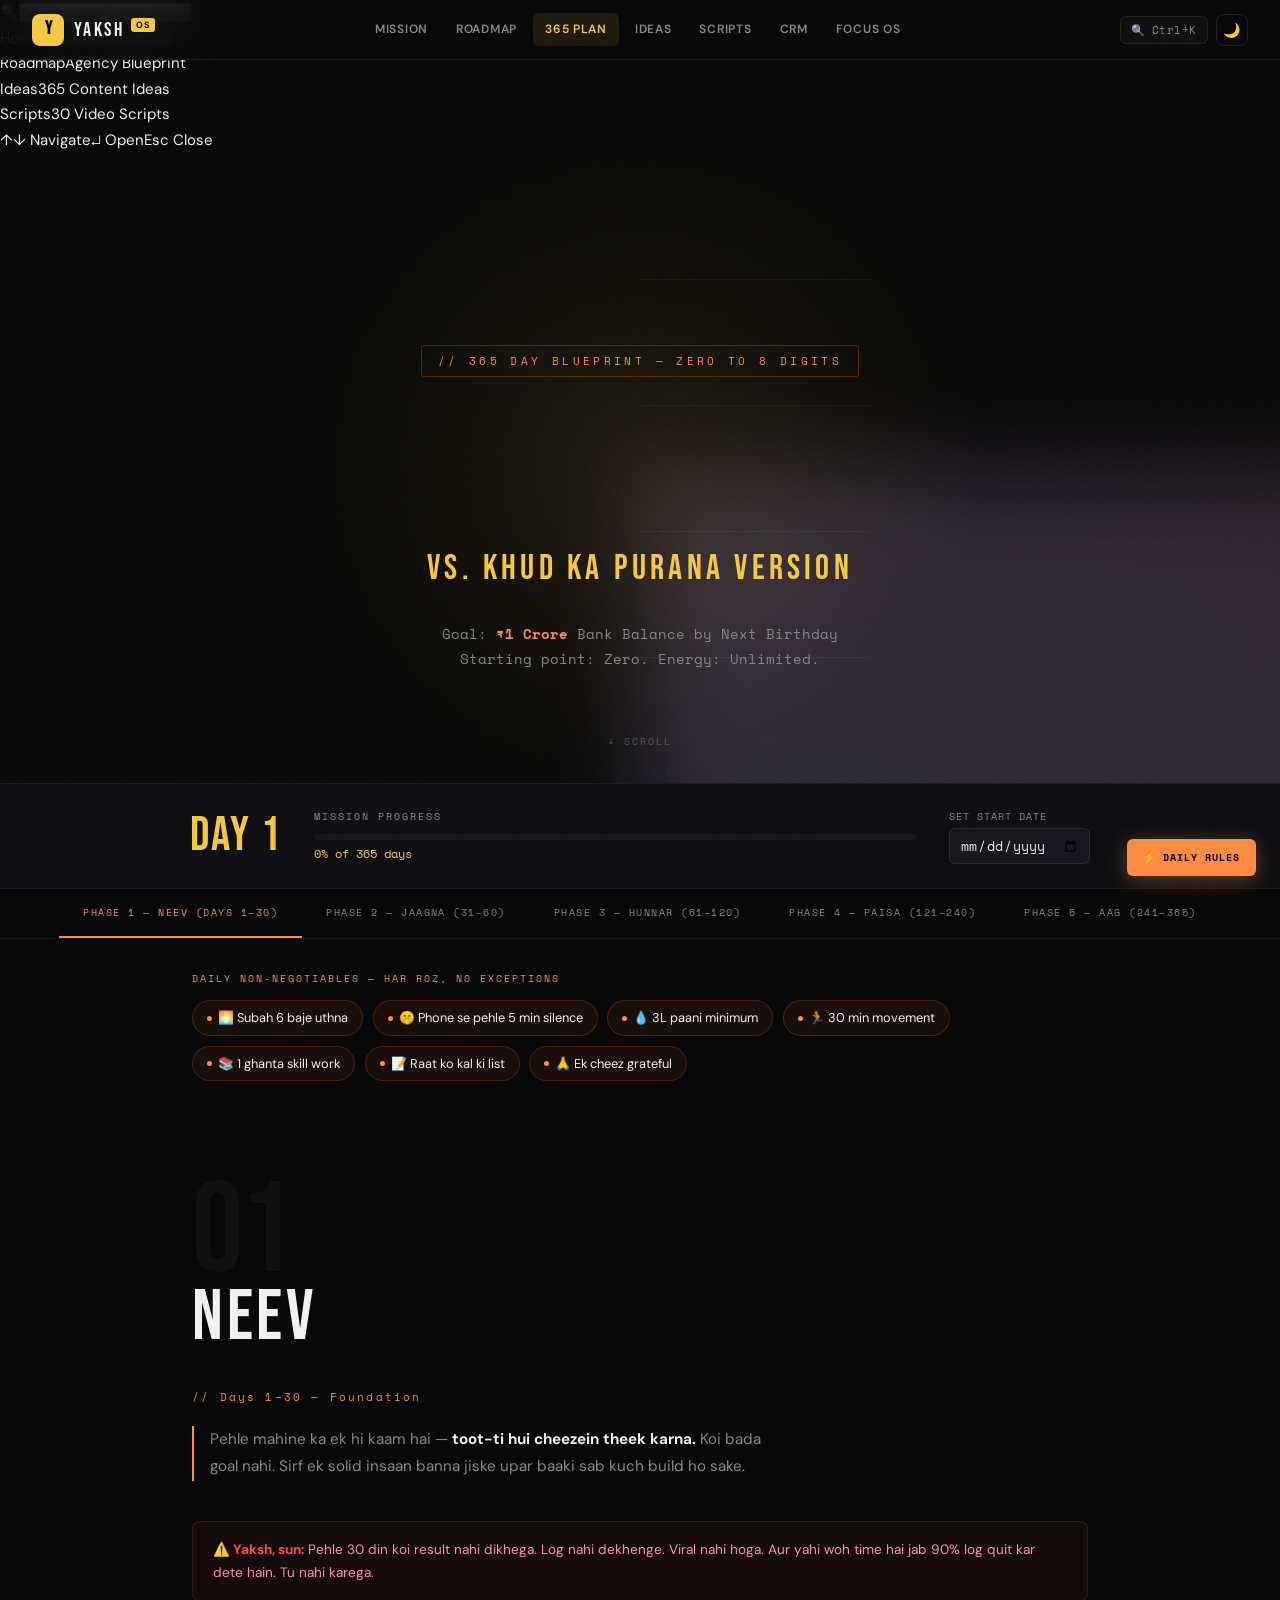
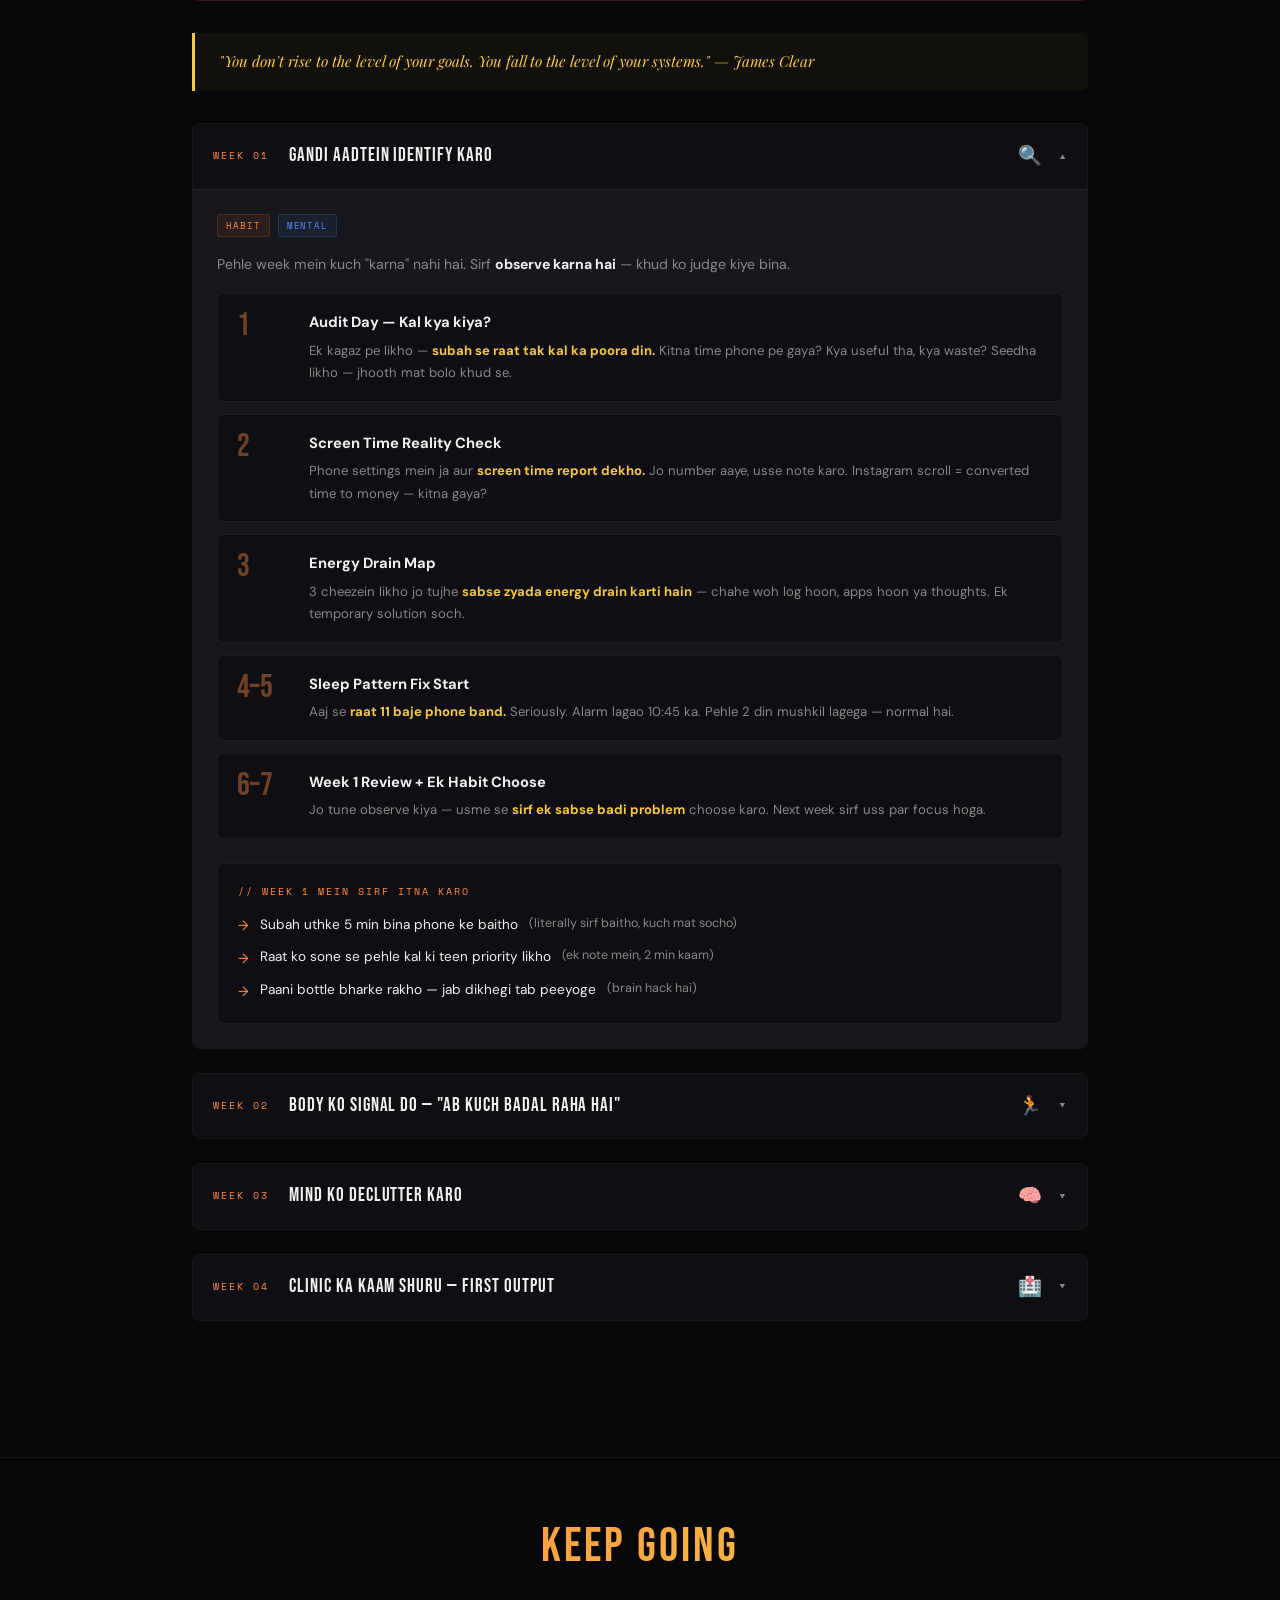
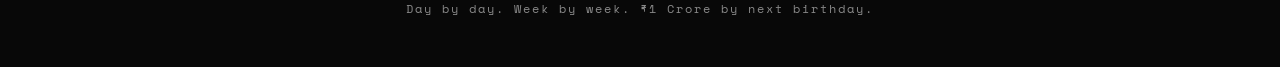
<file: blueprint.html>
<!DOCTYPE html>
<html lang="hi">
<head>
<meta charset="UTF-8">
<meta name="viewport" content="width=device-width, initial-scale=1.0">
<title>Yaksh OS — 365 Blueprint</title>
<meta name="description" content="365 Day Blueprint — Zero to 8 Digits. Day-by-day plan from Phase 1 (Neev) to Phase 5 (Aag).">
<meta property="og:title" content="Yaksh OS — 365 Blueprint">
<meta property="og:description" content="365 Day Mission Blueprint — Zero to ₹1 Crore">
<meta property="og:image" content="shared/og-image.png">
<link rel="stylesheet" href="shared/design-system.css">
<link rel="stylesheet" href="shared/navbar.css">
<link rel="stylesheet" href="shared/loader.css">
<style>
/* HERO */
.bp-hero {
  min-height: 70vh; display: flex; flex-direction: column;
  align-items: center; justify-content: center; text-align: center;
  padding: 8rem 2rem 3rem; position: relative; overflow: hidden;
}
.bp-hero h1 {
  font-family: var(--font-display);
  font-size: clamp(4rem, 12vw, 9rem);
  line-height: 0.9; letter-spacing: 2px;
  background: linear-gradient(135deg, #fff 30%, var(--gold) 70%, #F5C842 100%);
  -webkit-background-clip: text; -webkit-text-fill-color: transparent; background-clip: text;
}
.bp-hero-sub {
  font-family: var(--font-display);
  font-size: clamp(1.2rem, 4vw, 2.2rem);
  letter-spacing: 0.12em; color: var(--gold);
  margin-top: 0.5rem; animation: fadeUp 0.7s 0.2s ease both;
}
.bp-hero-goal {
  margin-top: 1.5rem; font-family: var(--font-mono);
  font-size: clamp(0.72rem, 2vw, 0.9rem);
  color: var(--text-muted); animation: fadeUp 0.7s 0.3s ease both; max-width: 480px;
}
.bp-hero-goal span { color: var(--orange); font-weight: 700; }
.scroll-hint {
  position: absolute; bottom: 2rem; left: 50%; transform: translateX(-50%);
  font-family: var(--font-mono); font-size: 0.65rem; letter-spacing: 0.2em;
  color: var(--text-dim); animation: bounce 2s infinite;
}
@keyframes bounce {
  0%,100% { transform: translateX(-50%) translateY(0); }
  50% { transform: translateX(-50%) translateY(6px); }
}

/* DAY TRACKER BAR */
.day-tracker-bar {
  background: var(--bg2);
  border-top: 1px solid rgba(255,255,255,0.06);
  border-bottom: 1px solid rgba(255,255,255,0.06);
  padding: 1.5rem 2rem;
}
.day-tracker-inner {
  max-width: 900px; margin: 0 auto;
  display: flex; align-items: center; gap: 2rem; flex-wrap: wrap;
}
.day-counter {
  font-family: var(--font-display); font-size: 3rem;
  color: var(--gold); letter-spacing: 2px; line-height: 1; white-space: nowrap;
}
.day-tracker-info { flex: 1; min-width: 200px; }
.day-track-label {
  font-family: var(--font-mono); font-size: 0.62rem;
  letter-spacing: 2px; text-transform: uppercase; color: var(--text-muted); margin-bottom: 0.5rem;
}
.day-progress-bar {
  background: var(--bg3); border-radius: 4px; height: 6px; overflow: hidden;
}
.day-progress-fill {
  height: 100%; border-radius: 4px;
  background: linear-gradient(90deg, var(--orange), var(--gold));
  transition: width 1s ease;
}
.day-pct { font-family: var(--font-mono); font-size: 0.72rem; color: var(--gold); margin-top: 4px; display: block; }

/* PHASE NAV */
.phase-nav-sticky {
  position: sticky; top: 60px; z-index: 100;
  background: rgba(8,8,8,0.95); backdrop-filter: blur(10px);
  border-bottom: 1px solid rgba(255,255,255,0.06);
  padding: 0; overflow-x: auto; scrollbar-width: none;
}
.phase-nav-sticky::-webkit-scrollbar { display: none; }
.phase-nav-inner {
  display: flex; min-width: max-content; padding: 0 1.5rem;
  max-width: 1200px; margin: 0 auto;
}
.phase-btn {
  padding: 1rem 1.5rem; background: none; border: none;
  color: var(--text-muted); font-family: var(--font-mono);
  font-size: 0.62rem; letter-spacing: 0.15em; text-transform: uppercase;
  cursor: pointer; transition: all 0.3s; border-bottom: 2px solid transparent;
  white-space: nowrap;
}
.phase-btn:hover { color: var(--text); }
.phase-btn.active { color: var(--orange); border-bottom-color: var(--orange); }

/* PHASE SECTIONS */
.bp-container { max-width: 960px; margin: 0 auto; padding: 0 2rem 5rem; }
.phase-section { display: none; padding-top: 3rem; }
.phase-section.active { display: block; }

.phase-header { margin-bottom: 2.5rem; }
.phase-number {
  font-family: var(--font-display); font-size: 8rem;
  line-height: 1; color: rgba(255,255,255,0.04); user-select: none; letter-spacing: -2px;
}
.phase-title {
  font-family: var(--font-display);
  font-size: clamp(2.5rem, 6vw, 4.5rem);
  letter-spacing: 0.05em; margin-top: -2.5rem; position: relative;
}
.phase-days {
  font-family: var(--font-mono); font-size: 0.68rem;
  color: var(--orange); letter-spacing: 0.2em; margin-top: 0.5rem;
}
.phase-desc {
  margin-top: 1.25rem; font-size: 0.95rem; color: var(--text-muted);
  max-width: 580px; border-left: 2px solid var(--orange); padding-left: 1rem; line-height: 1.8;
}

/* NON-NEGOTIABLES PILLS */
.nonneg-pills { display: flex; flex-wrap: wrap; gap: 0.6rem; margin-bottom: 2.5rem; }
.nonneg-pill {
  background: rgba(255,107,26,0.08); border: 1px solid rgba(255,107,26,0.2);
  border-radius: 20px; padding: 6px 14px;
  font-size: 0.8rem; color: var(--text); display: flex; align-items: center; gap: 6px;
}
.nonneg-pill .pill-dot { width: 5px; height: 5px; border-radius: 50%; background: var(--orange); flex-shrink: 0; }

/* WARN BOX */
.warn-box {
  background: rgba(255,75,75,0.06); border: 1px solid rgba(255,75,75,0.18);
  border-radius: 8px; padding: 1rem 1.25rem; font-size: 0.85rem;
  color: #ff8fa3; margin: 1.5rem 0; line-height: 1.7;
}
.warn-box strong { color: var(--red); }

/* QUOTE BLOCK */
.quote-block {
  border-left: 3px solid var(--gold); padding: 1rem 1.5rem;
  margin: 2rem 0; background: rgba(245,200,66,0.04);
  font-family: var(--font-serif); font-style: italic; color: var(--gold);
  font-size: 0.95rem; border-radius: 0 8px 8px 0;
}

/* WEEK CARDS */
.week-card {
  margin-bottom: 1.5rem; border: 1px solid rgba(255,255,255,0.07);
  border-radius: 8px; overflow: hidden; transition: border-color 0.3s;
}
.week-card:hover { border-color: rgba(255,107,26,0.3); }
.week-card-header {
  display: flex; align-items: center; gap: 1rem;
  padding: 1rem 1.25rem; background: var(--bg2);
  cursor: pointer; user-select: none;
}
.week-card-num {
  font-family: var(--font-mono); font-size: 0.62rem;
  color: var(--orange); letter-spacing: 0.2em; min-width: 60px;
}
.week-card-title {
  font-family: var(--font-display); font-size: 1.2rem;
  letter-spacing: 0.05em; flex: 1;
}
.week-card-emoji { font-size: 1.2rem; }
.week-card-toggle {
  font-size: 0.8rem; color: var(--text-muted); transition: transform 0.3s;
}
.week-card.open .week-card-toggle { transform: rotate(180deg); }
.week-card-body {
  display: none; padding: 1.5rem; background: var(--bg3);
  border-top: 1px solid rgba(255,255,255,0.06);
}
.week-card.open .week-card-body { display: block; }

/* DAY GRID */
.day-grid { display: grid; gap: 0.75rem; margin-bottom: 1.5rem; }
.day-card {
  background: var(--bg2); border: 1px solid rgba(255,255,255,0.06);
  border-radius: 6px; padding: 1rem 1.2rem;
  display: grid; grid-template-columns: 56px 1fr; gap: 1rem; align-items: start;
  cursor: pointer; transition: border-color 0.2s;
}
.day-card:hover { border-color: rgba(245,200,66,0.2); }
.day-card.checked { border-color: rgba(57,217,138,0.3); background: rgba(57,217,138,0.03); }
.day-num {
  font-family: var(--font-display); font-size: 2rem;
  line-height: 1; color: var(--orange); opacity: 0.4;
}
.day-card.checked .day-num { color: var(--green); opacity: 0.8; }
.day-focus { font-weight: 700; font-size: 0.92rem; color: var(--text); margin-bottom: 0.3rem; }
.day-action { font-size: 0.82rem; color: var(--text-muted); line-height: 1.7; }
.day-action strong { color: var(--gold); }

/* HABIT BLOCK */
.habit-block {
  background: var(--bg2); border: 1px solid rgba(255,255,255,0.06);
  border-radius: 6px; padding: 1.25rem; margin-top: 1rem;
}
.habit-title {
  font-family: var(--font-mono); font-size: 0.62rem;
  letter-spacing: 0.2em; text-transform: uppercase;
  color: var(--orange); margin-bottom: 0.75rem;
}
.habit-list { list-style: none; display: flex; flex-direction: column; gap: 0.5rem; }
.habit-list li {
  display: flex; align-items: flex-start; gap: 0.7rem;
  font-size: 0.85rem; color: var(--text);
}
.habit-list li::before { content: '→'; color: var(--orange); flex-shrink: 0; margin-top: 0.1rem; }
.habit-list li span { color: var(--text-muted); font-size: 0.78rem; }

/* MILESTONE ROW */
.milestone-row {
  display: flex; align-items: center; gap: 1rem; padding: 1rem 1.25rem;
  background: rgba(255,107,26,0.06); border: 1px solid rgba(255,107,26,0.25);
  border-radius: 6px; margin: 1.5rem 0;
}
.milestone-icon { font-size: 1.4rem; }
.milestone-text { font-size: 0.88rem; line-height: 1.6; }
.milestone-text strong { color: var(--orange); }

/* TAGS */
.tags { display: flex; flex-wrap: wrap; gap: 0.5rem; margin-bottom: 1rem; }
.tag {
  font-family: var(--font-mono); font-size: 0.58rem; letter-spacing: 0.1em;
  padding: 3px 8px; border-radius: 3px; text-transform: uppercase;
}
.tag-health { background: rgba(57,217,138,0.08); color: var(--green); border: 1px solid rgba(57,217,138,0.2); }
.tag-money  { background: rgba(245,200,66,0.08); color: var(--gold);  border: 1px solid rgba(245,200,66,0.2); }
.tag-mind   { background: rgba(79,142,247,0.08);  color: var(--blue);  border: 1px solid rgba(79,142,247,0.2); }
.tag-habit  { background: rgba(255,107,26,0.08);  color: var(--orange);border: 1px solid rgba(255,107,26,0.2); }
.tag-skill  { background: rgba(255,75,75,0.08);   color: var(--red);   border: 1px solid rgba(255,75,75,0.2);  }

/* FLOATING DAILY RULES BUTTON */
.floating-rules {
  position: fixed; bottom: 1.5rem; right: 1.5rem; z-index: 500;
}
.rules-btn {
  background: var(--orange); color: #000; border: none;
  font-family: var(--font-mono); font-size: 0.62rem; letter-spacing: 0.1em;
  padding: 0.7rem 1rem; border-radius: 6px; cursor: pointer;
  font-weight: 700; text-transform: uppercase; transition: all 0.2s;
  box-shadow: 0 4px 20px rgba(255,140,66,0.35);
}
.rules-btn:hover { background: #ff9c33; transform: translateY(-1px); }
.rules-panel {
  display: none; position: fixed; bottom: 5rem; right: 1.5rem;
  width: 280px; background: var(--bg2);
  border: 1px solid rgba(255,107,26,0.3); border-radius: 10px;
  padding: 1.5rem; z-index: 500;
  box-shadow: 0 16px 48px rgba(0,0,0,0.5);
}
.rules-panel.open { display: block; }
.rules-panel-title {
  font-family: var(--font-mono); font-size: 0.62rem;
  letter-spacing: 0.2em; color: var(--orange);
  text-transform: uppercase; margin-bottom: 1rem;
}
.rule-item {
  display: flex; align-items: center; gap: 0.6rem;
  padding: 0.5rem 0; border-bottom: 1px solid rgba(255,255,255,0.05);
  font-size: 0.83rem;
}
.rule-item:last-child { border-bottom: none; }
.rule-dot { width: 6px; height: 6px; border-radius: 50%; background: var(--orange); flex-shrink: 0; }

/* LIGHT MODE */
body.light-mode { --bg:#fafafa; --bg2:#fff; --bg3:#f3f3f7; --bg4:#ebebf3; --text:#111; --text-muted:#666; --text-dim:#aaa; }

/* RESPONSIVE */
@media (max-width: 768px) {
  .day-tracker-inner { flex-direction: column; align-items: flex-start; gap: 1rem; }
  .day-counter { font-size: 2.5rem; }
  .day-card { grid-template-columns: 44px 1fr; }
  .bp-container { padding: 0 1.25rem 4rem; }
}
</style>
</head>
<body>

<!-- LOADER -->
<div id="page-loader">
  <div class="speed-lines"><span></span><span></span><span></span><span></span></div>
  <div class="loader"><div class="loader-body"><span class="trail"></span><div class="base"><span></span><div class="face"></div></div><div class="fazer"></div><div class="fazer"></div><div class="fazer"></div><div class="fazer"></div></div></div>
  <p class="loader-label">Loading 365 Blueprint</p>
</div>

<!-- GLOBAL SEARCH -->
<div id="global-search"><div class="search-modal"><div class="search-input-wrap"><span class="search-icon">🔍</span><input type="text" id="search-input" placeholder="Search scripts, ideas, tasks..." autocomplete="off"></div><div class="search-results"><div class="search-result-item" onclick="location.href='index.html'"><span class="sr-page">Home</span><span class="sr-title">Mission Command</span></div><div class="search-result-item" onclick="location.href='roadmap.html'"><span class="sr-page">Roadmap</span><span class="sr-title">Agency Blueprint</span></div><div class="search-result-item" onclick="location.href='content-ideas.html'"><span class="sr-page">Ideas</span><span class="sr-title">365 Content Ideas</span></div><div class="search-result-item" onclick="location.href='scripts.html'"><span class="sr-page">Scripts</span><span class="sr-title">30 Video Scripts</span></div></div><div class="search-hint"><span>↑↓ Navigate</span><span>↵ Open</span><span>Esc Close</span></div></div></div>

<!-- NAVBAR -->
<nav class="yaksh-nav">
  <a href="index.html" class="nav-brand"><div class="nav-logo">Y</div><span class="nav-name">YAKSH <span class="nav-tag">OS</span></span></a>
  <div class="nav-links">
    <a href="index.html">Mission</a><a href="roadmap.html">Roadmap</a><a href="blueprint.html">365 Plan</a>
    <a href="content-ideas.html">Ideas</a><a href="scripts.html">Scripts</a><a href="crm.html">CRM</a><a href="focus-os.html">Focus OS</a>
  </div>
  <div class="nav-actions">
    <button class="nav-search-btn">🔍 <span>Ctrl+K</span></button>
    <button class="theme-toggle">🌙</button>
    <button class="nav-hamburger" aria-label="Menu">☰</button>
  </div>
</nav>

<!-- FLOATING DAILY RULES -->
<div class="floating-rules">
  <button class="rules-btn" onclick="toggleRules()">⚡ Daily Rules</button>
</div>
<div class="rules-panel" id="rulesPanel">
  <div class="rules-panel-title">// Daily Non-Negotiables</div>
  <div class="rule-item"><div class="rule-dot"></div> Subah 6 baje uthna</div>
  <div class="rule-item"><div class="rule-dot"></div> Phone screen se pehle 5 min silence</div>
  <div class="rule-item"><div class="rule-dot"></div> Paani — 3L minimum</div>
  <div class="rule-item"><div class="rule-dot"></div> 30 min movement (walk/gym/anything)</div>
  <div class="rule-item"><div class="rule-dot"></div> Ek skill par 1 ghanta kaam</div>
  <div class="rule-item"><div class="rule-dot"></div> Raat ko kal ki list banana</div>
  <div class="rule-item"><div class="rule-dot"></div> Ek cheez ke liye grateful rehna</div>
</div>

<!-- HERO -->
<section class="bp-hero">
  <div class="pastel-bg-layer-1"></div>
  <div class="pastel-bg-layer-2"></div>
  <div class="speed-lines"><span></span><span></span><span></span><span></span></div>
  <div class="hero-glow"></div>
  <div style="font-family:var(--font-mono);font-size:0.7rem;letter-spacing:0.3em;color:var(--orange);text-transform:uppercase;margin-bottom:1.5rem;border:1px solid rgba(255,107,26,0.3);padding:0.35rem 1rem;border-radius:3px;animation:fadeUp 0.6s ease both;display:inline-block;">// 365 Day Blueprint — Zero to 8 Digits</div>
  <h1 class="letter-animate">YAKSH</h1>
  <div class="bp-hero-sub">vs. Khud Ka Purana Version</div>
  <div class="bp-hero-goal">
    Goal: <span>₹1 Crore</span> Bank Balance by Next Birthday<br>
    Starting point: Zero. Energy: Unlimited.
  </div>
  <div class="scroll-hint">↓ SCROLL</div>
</section>

<!-- DAY TRACKER -->
<div class="day-tracker-bar">
  <div class="day-tracker-inner">
    <div class="day-counter" id="bp-day-counter">Day 1</div>
    <div class="day-tracker-info">
      <div class="day-track-label">Mission Progress</div>
      <div class="day-progress-bar"><div class="day-progress-fill" id="bp-progress" style="width:0%"></div></div>
      <span class="day-pct" id="bp-day-pct">0% of 365 days</span>
    </div>
    <div>
      <label style="font-family:var(--font-mono);font-size:0.6rem;color:var(--text-muted);letter-spacing:1px;text-transform:uppercase;display:block;margin-bottom:4px;">Set Start Date</label>
      <input type="date" id="start-date-input" style="background:var(--bg3);border:1px solid rgba(255,255,255,0.08);border-radius:6px;padding:6px 10px;color:var(--text);font-family:var(--font-mono);font-size:0.82rem;outline:none;">
    </div>
  </div>
</div>

<!-- PHASE NAV -->
<nav class="phase-nav-sticky">
  <div class="phase-nav-inner">
    <button class="phase-btn active" onclick="showPhase('p1',this)">Phase 1 — Neev (Days 1–30)</button>
    <button class="phase-btn" onclick="showPhase('p2',this)">Phase 2 — Jaagna (31–60)</button>
    <button class="phase-btn" onclick="showPhase('p3',this)">Phase 3 — Hunnar (61–120)</button>
    <button class="phase-btn" onclick="showPhase('p4',this)">Phase 4 — Paisa (121–240)</button>
    <button class="phase-btn" onclick="showPhase('p5',this)">Phase 5 — Aag (241–365)</button>
  </div>
</nav>

<!-- CONTENT -->
<div class="bp-container">

<!-- NON-NEGOTIABLES (shown always) -->
<div style="padding-top:2rem;margin-bottom:2rem;">
  <div style="font-family:var(--font-mono);font-size:0.62rem;letter-spacing:2px;text-transform:uppercase;color:var(--orange);margin-bottom:0.75rem;">Daily Non-Negotiables — Har Roz, No Exceptions</div>
  <div class="nonneg-pills">
    <span class="nonneg-pill"><span class="pill-dot"></span>🌅 Subah 6 baje uthna</span>
    <span class="nonneg-pill"><span class="pill-dot"></span>🤫 Phone se pehle 5 min silence</span>
    <span class="nonneg-pill"><span class="pill-dot"></span>💧 3L paani minimum</span>
    <span class="nonneg-pill"><span class="pill-dot"></span>🏃 30 min movement</span>
    <span class="nonneg-pill"><span class="pill-dot"></span>📚 1 ghanta skill work</span>
    <span class="nonneg-pill"><span class="pill-dot"></span>📝 Raat ko kal ki list</span>
    <span class="nonneg-pill"><span class="pill-dot"></span>🙏 Ek cheez grateful</span>
  </div>
</div>

<!-- PHASE 1 — NEEV -->
<div id="p1" class="phase-section active">
  <div class="phase-header">
    <div class="phase-number">01</div>
    <div class="phase-title">NEEV</div>
    <div class="phase-days">// Days 1–30 — Foundation</div>
    <p class="phase-desc">Pehle mahine ka ek hi kaam hai — <strong style="color:var(--text)">toot-ti hui cheezein theek karna.</strong> Koi bada goal nahi. Sirf ek solid insaan banna jiske upar baaki sab kuch build ho sake.</p>
  </div>
  <div class="warn-box"><strong>⚠️ Yaksh, sun:</strong> Pehle 30 din koi result nahi dikhega. Log nahi dekhenge. Viral nahi hoga. Aur yahi woh time hai jab 90% log quit kar dete hain. Tu nahi karega.</div>
  <div class="quote-block">"You don't rise to the level of your goals. You fall to the level of your systems." — James Clear</div>

  <div class="week-card open">
    <div class="week-card-header" onclick="toggleWeek(this)">
      <span class="week-card-num">WEEK 01</span>
      <span class="week-card-title">Gandi Aadtein Identify Karo</span>
      <span class="week-card-emoji">🔍</span>
      <span class="week-card-toggle">▾</span>
    </div>
    <div class="week-card-body">
      <div class="tags"><span class="tag tag-habit">Habit</span><span class="tag tag-mind">Mental</span></div>
      <p style="color:var(--text-muted);font-size:0.88rem;margin-bottom:1rem;">Pehle week mein kuch "karna" nahi hai. Sirf <strong style="color:var(--text)">observe karna hai</strong> — khud ko judge kiye bina.</p>
      <div class="day-grid">
        <div class="day-card" onclick="toggleDay(this,'d1')"><div class="day-num">1</div><div><div class="day-focus">Audit Day — Kal kya kiya?</div><div class="day-action">Ek kagaz pe likho — <strong>subah se raat tak kal ka poora din.</strong> Kitna time phone pe gaya? Kya useful tha, kya waste? Seedha likho — jhooth mat bolo khud se.</div></div></div>
        <div class="day-card" onclick="toggleDay(this,'d2')"><div class="day-num">2</div><div><div class="day-focus">Screen Time Reality Check</div><div class="day-action">Phone settings mein ja aur <strong>screen time report dekho.</strong> Jo number aaye, usse note karo. Instagram scroll = converted time to money — kitna gaya?</div></div></div>
        <div class="day-card" onclick="toggleDay(this,'d3')"><div class="day-num">3</div><div><div class="day-focus">Energy Drain Map</div><div class="day-action">3 cheezein likho jo tujhe <strong>sabse zyada energy drain karti hain</strong> — chahe woh log hoon, apps hoon ya thoughts. Ek temporary solution soch.</div></div></div>
        <div class="day-card" onclick="toggleDay(this,'d45')"><div class="day-num">4–5</div><div><div class="day-focus">Sleep Pattern Fix Start</div><div class="day-action">Aaj se <strong>raat 11 baje phone band.</strong> Seriously. Alarm lagao 10:45 ka. Pehle 2 din mushkil lagega — normal hai.</div></div></div>
        <div class="day-card" onclick="toggleDay(this,'d67')"><div class="day-num">6–7</div><div><div class="day-focus">Week 1 Review + Ek Habit Choose</div><div class="day-action">Jo tune observe kiya — usme se <strong>sirf ek sabse badi problem</strong> choose karo. Next week sirf uss par focus hoga.</div></div></div>
      </div>
      <div class="habit-block">
        <div class="habit-title">// Week 1 Mein Sirf Itna Karo</div>
        <ul class="habit-list">
          <li>Subah uthke 5 min bina phone ke baitho <span>(literally sirf baitho, kuch mat socho)</span></li>
          <li>Raat ko sone se pehle kal ki teen priority likho <span>(ek note mein, 2 min kaam)</span></li>
          <li>Paani bottle bharke rakho — jab dikhegi tab peeyoge <span>(brain hack hai)</span></li>
        </ul>
      </div>
    </div>
  </div>

  <div class="week-card">
    <div class="week-card-header" onclick="toggleWeek(this)">
      <span class="week-card-num">WEEK 02</span>
      <span class="week-card-title">Body Ko Signal Do — "Ab Kuch Badal Raha Hai"</span>
      <span class="week-card-emoji">🏃</span>
      <span class="week-card-toggle">▾</span>
    </div>
    <div class="week-card-body">
      <div class="tags"><span class="tag tag-health">Health</span><span class="tag tag-habit">Habit</span></div>
      <div class="day-grid">
        <div class="day-card" onclick="toggleDay(this,'d8')"><div class="day-num">8</div><div><div class="day-focus">Pehli Walk — 20 Minutes</div><div class="day-action">Aaj sirf <strong>20 min walk karo</strong> — ghar ke bahar. Phone mat le jaana. Sirf chalo aur observe karo.</div></div></div>
        <div class="day-card" onclick="toggleDay(this,'d910')"><div class="day-num">9–10</div><div><div class="day-focus">Morning Routine — 15 Min Version</div><div class="day-action">Uthna → <strong>5 min silence → paani → 10 push-ups ya 10 squats.</strong> Bas. Itna hi. Gym nahi.</div></div></div>
        <div class="day-card" onclick="toggleDay(this,'d1112')"><div class="day-num">11–12</div><div><div class="day-focus">Khaana — Ek Change</div><div class="day-action">Koi diet nahi. Sirf ek rule: <strong>subah kuch bhi fried mat khao.</strong> Ek fruit, bread, dahi — kuch bhi.</div></div></div>
        <div class="day-card" onclick="toggleDay(this,'d1314')"><div class="day-num">13–14</div><div><div class="day-focus">Raat ki neend — Fix Karo</div><div class="day-action"><strong>7-8 ghante sona mandatory hai.</strong> Neend mein compromise = brain slow = decisions kharab = money gaya.</div></div></div>
      </div>
      <div class="milestone-row"><div class="milestone-icon">🎯</div><div class="milestone-text">Week 2 ke baad: <strong>Tu physically zyada alert feel karega.</strong> Yeh feel remember karna.</div></div>
    </div>
  </div>

  <div class="week-card">
    <div class="week-card-header" onclick="toggleWeek(this)">
      <span class="week-card-num">WEEK 03</span>
      <span class="week-card-title">Mind Ko Declutter Karo</span>
      <span class="week-card-emoji">🧠</span>
      <span class="week-card-toggle">▾</span>
    </div>
    <div class="week-card-body">
      <div class="tags"><span class="tag tag-mind">Mental</span><span class="tag tag-habit">Habit</span></div>
      <div class="day-grid">
        <div class="day-card" onclick="toggleDay(this,'d15')"><div class="day-num">15</div><div><div class="day-focus">Brain Dump Exercise</div><div class="day-action">Ek page lo aur <strong>sab kuch likho jo dimag mein chal raha hai</strong> — worries, plans, random thoughts. Judge mat karo.</div></div></div>
        <div class="day-card" onclick="toggleDay(this,'d1617')"><div class="day-num">16–17</div><div><div class="day-focus">Negative People / Content Filter</div><div class="day-action"><strong>Toxic ya useless content unfollow/mute karo.</strong> Sirf creators follow karo jo actually kuch sikhate hain. Tera feed = tera mind.</div></div></div>
        <div class="day-card" onclick="toggleDay(this,'d1819')"><div class="day-num">18–19</div><div><div class="day-focus">5-Minute Journal Start</div><div class="day-action">Raat ko sirf: <strong>1) Aaj kya accha hua 2) Kya aur better kar sakta tha 3) Kal ka ek goal.</strong> 5 min max.</div></div></div>
        <div class="day-card" onclick="toggleDay(this,'d2021')"><div class="day-num">20–21</div><div><div class="day-focus">Comparison Band Karo</div><div class="day-action"><strong>"Woh already successful hai" —</strong> yeh thought aayi toh immediately apne Day 1 se aaj tak ki progress likho. Comparison khud se hai.</div></div></div>
      </div>
    </div>
  </div>

  <div class="week-card">
    <div class="week-card-header" onclick="toggleWeek(this)">
      <span class="week-card-num">WEEK 04</span>
      <span class="week-card-title">Clinic Ka Kaam Shuru — First Output</span>
      <span class="week-card-emoji">🏥</span>
      <span class="week-card-toggle">▾</span>
    </div>
    <div class="week-card-body">
      <div class="tags"><span class="tag tag-money">Money</span><span class="tag tag-skill">Skill</span></div>
      <div class="day-grid">
        <div class="day-card" onclick="toggleDay(this,'d22')"><div class="day-num">22</div><div><div class="day-focus">Clinic Instagram Audit</div><div class="day-action">Current followers, engagement rate, last 10 posts ka performance note karo. <strong>Competitors ke 3 clinic accounts analyse karo.</strong></div></div></div>
        <div class="day-card" onclick="toggleDay(this,'d2324')"><div class="day-num">23–24</div><div><div class="day-focus">Pehla Content Batch Create</div><div class="day-action"><strong>5 clinic posts design karo Canva mein</strong> — 3 educational, 1 testimonial, 1 promotional. Schedule karo Buffer/Meta Planner se.</div></div></div>
        <div class="day-card" onclick="toggleDay(this,'d2526')"><div class="day-num">25–26</div><div><div class="day-focus">GMB Listing Optimize Karo</div><div class="day-action">Google My Business claim karo (if not done). <strong>Photos upload, description write, services add</strong> karo. Reviews ke liye plan banao.</div></div></div>
        <div class="day-card" onclick="toggleDay(this,'d2730')"><div class="day-num">27–30</div><div><div class="day-focus">Phase 1 Review + Phase 2 Plan</div><div class="day-action"><strong>30 din ka honest review likho.</strong> Kya achieve kiya? Kya miss kiya? Phase 2 ke targets set karo — realistic but aggressive.</div></div></div>
      </div>
      <div class="milestone-row"><div class="milestone-icon">🏆</div><div class="milestone-text">Phase 1 Complete: <strong>Tu ab ek alag insaan hai.</strong> Habits bani hain, mind clear hai, clinic ka kaam shuru ho gaya hai. Phase 2 ke liye ready hai.</div></div>
    </div>
  </div>
</div>

<!-- PHASE 2 — JAAGNA -->
<div id="p2" class="phase-section">
  <div class="phase-header">
    <div class="phase-number">02</div>
    <div class="phase-title">JAAGNA</div>
    <div class="phase-days">// Days 31–60 — Awareness</div>
    <p class="phase-desc">Ab sona band. Pehle mahine mein tune khud ko theek kiya. Ab <strong style="color:var(--text)">duniya ko dikhana hai ki tu exist karta hai</strong> — professional, credible, trustworthy.</p>
  </div>
  <div class="quote-block">"Your personal brand is what people say about you when you're not in the room." — Jeff Bezos</div>
  <div class="week-card open">
    <div class="week-card-header" onclick="toggleWeek(this)"><span class="week-card-num">WEEK 05</span><span class="week-card-title">Portfolio + Online Presence</span><span class="week-card-emoji">🌐</span><span class="week-card-toggle">▾</span></div>
    <div class="week-card-body">
      <div class="tags"><span class="tag tag-skill">Skill</span><span class="tag tag-money">Money</span></div>
      <div class="day-grid">
        <div class="day-card" onclick="toggleDay(this,'d31')"><div class="day-num">31</div><div><div class="day-focus">Portfolio Website Launch</div><div class="day-action"><strong>Carrd.co par 1-page portfolio banao.</strong> Name, what you do, clinic work samples, contact link. 2 hours max. Done &gt; Perfect.</div></div></div>
        <div class="day-card" onclick="toggleDay(this,'d3233')"><div class="day-num">32–33</div><div><div class="day-focus">LinkedIn Profile Professional Banao</div><div class="day-action"><strong>Headline: "Marketing Specialist | Helping Local Businesses Grow Online".</strong> Add clinic work as project. Connect with 20 local business owners.</div></div></div>
        <div class="day-card" onclick="toggleDay(this,'d3435')"><div class="day-num">34–35</div><div><div class="day-focus">Instagram Personal Brand Start</div><div class="day-action"><strong>Personal account mein bio update karo.</strong> Pehli "behind the scenes" story post karo. Ye tera public journey hai — document karo.</div></div></div>
      </div>
    </div>
  </div>
  <div class="week-card">
    <div class="week-card-header" onclick="toggleWeek(this)"><span class="week-card-num">WEEK 06–08</span><span class="week-card-title">Cold Outreach + First Paid Client</span><span class="week-card-emoji">💼</span><span class="week-card-toggle">▾</span></div>
    <div class="week-card-body">
      <div class="tags"><span class="tag tag-money">Money</span><span class="tag tag-skill">Skill</span></div>
      <div class="day-grid">
        <div class="day-card" onclick="toggleDay(this,'d3640')"><div class="day-num">36–40</div><div><div class="day-focus">50 Cold Emails Send Karo</div><div class="day-action"><strong>10 emails/day for 5 days.</strong> Local businesses target karo — clinics, gyms, restaurants, salons. Personalized subject line. Short body. Clear CTA.</div></div></div>
        <div class="day-card" onclick="toggleDay(this,'d4145')"><div class="day-num">41–45</div><div><div class="day-focus">First Meeting Book + Conduct</div><div class="day-action">Response aaye toh <strong>24 ghante mein reply karo.</strong> Meeting mein portfolio + clinic results show karo. Package present karo clearly.</div></div></div>
        <div class="day-card" onclick="toggleDay(this,'d4660')"><div class="day-num">46–60</div><div><div class="day-focus">First Paid Client Close Karo</div><div class="day-action"><strong>Minimum ₹3,000–5,000 target.</strong> Free nahi karega — value know karo. Contract sign karo (even basic email confirmation). Onboard karo.</div></div></div>
      </div>
      <div class="milestone-row"><div class="milestone-icon">💰</div><div class="milestone-text">Phase 2 Target: <strong>2–3 paying clients, ₹15K–25K freelance income.</strong> Tu ab sirf receptionist nahi hai — tu ek entrepreneur hai.</div></div>
    </div>
  </div>
</div>

<!-- PHASE 3 — HUNNAR -->
<div id="p3" class="phase-section">
  <div class="phase-header">
    <div class="phase-number">03</div>
    <div class="phase-title">HUNNAR</div>
    <div class="phase-days">// Days 61–120 — Skill to Service</div>
    <p class="phase-desc">Ab sirf kaam nahi — <strong style="color:var(--text)">system banana hai.</strong> Teri skills ko scalable services mein convert karo. Agency banta hai yahan se.</p>
  </div>
  <div class="week-card open">
    <div class="week-card-header" onclick="toggleWeek(this)"><span class="week-card-num">WEEK 09–12</span><span class="week-card-title">Service Packages + Agency Setup</span><span class="week-card-emoji">🚀</span><span class="week-card-toggle">▾</span></div>
    <div class="week-card-body">
      <div class="tags"><span class="tag tag-money">Money</span><span class="tag tag-skill">Skill</span></div>
      <div class="day-grid">
        <div class="day-card" onclick="toggleDay(this,'d6180')"><div class="day-num">61–80</div><div><div class="day-focus">3 Service Packages Design Karo</div><div class="day-action"><strong>Starter: ₹5K/month | Growth: ₹12K/month | Premium: ₹25K/month.</strong> Each package has clear deliverables. No custom quotes — simplicity sells.</div></div></div>
        <div class="day-card" onclick="toggleDay(this,'d8190')"><div class="day-num">81–90</div><div><div class="day-focus">5 Active Clients Target</div><div class="day-action"><strong>Pipeline track karo.</strong> Outreach → Proposal → Meeting → Close. Every week: 20 emails, 5 follow-ups, 2 meetings minimum.</div></div></div>
        <div class="day-card" onclick="toggleDay(this,'d91120')"><div class="day-num">91–120</div><div><div class="day-focus">Agency Register + Branding</div><div class="day-action">Agency naam finalize karo. <strong>Sole proprietorship register karo.</strong> Logo + basic brand kit banao. Ye ab serious hai.</div></div></div>
      </div>
      <div class="milestone-row"><div class="milestone-icon">🏢</div><div class="milestone-text">Phase 3 Target: <strong>5+ clients, ₹50K–70K monthly revenue, agency officially registered.</strong></div></div>
    </div>
  </div>
</div>

<!-- PHASE 4 — PAISA -->
<div id="p4" class="phase-section">
  <div class="phase-header">
    <div class="phase-number">04</div>
    <div class="phase-title">PAISA</div>
    <div class="phase-days">// Days 121–240 — Multiple Income Streams</div>
    <p class="phase-desc">Sirf ek income stream se ₹1 Crore nahi hoga. <strong style="color:var(--text)">Multiple streams build karo</strong> — agency + content + consulting + digital products.</p>
  </div>
  <div class="week-card open">
    <div class="week-card-header" onclick="toggleWeek(this)"><span class="week-card-num">MONTH 5–8</span><span class="week-card-title">Revenue Diversification</span><span class="week-card-emoji">💸</span><span class="week-card-toggle">▾</span></div>
    <div class="week-card-body">
      <div class="tags"><span class="tag tag-money">Money</span><span class="tag tag-skill">Skill</span></div>
      <div class="day-grid">
        <div class="day-card" onclick="toggleDay(this,'p4-1')"><div class="day-num">5</div><div><div class="day-focus">Consulting Rate Set Karo — ₹500–1000/hr</div><div class="day-action"><strong>Existing clients ke liye strategy calls monetize karo.</strong> "Monthly strategy session: ₹2,000 extra." Simple upsell.</div></div></div>
        <div class="day-card" onclick="toggleDay(this,'p4-2')"><div class="day-num">6</div><div><div class="day-focus">Digital Product Launch — ₹499</div><div class="day-action"><strong>Pehla digital product:</strong> "Local Business Instagram Growth Playbook" — PDF guide. Gumroad par sell karo. Passive income shuru.</div></div></div>
        <div class="day-card" onclick="toggleDay(this,'p4-3')"><div class="day-num">7</div><div><div class="day-focus">YouTube Channel + AdSense</div><div class="day-action"><strong>Weekly 1 YouTube video:</strong> "How I Grew a Clinic's Instagram from 200 to 5K Followers." Real case studies. Authority build hoga.</div></div></div>
        <div class="day-card" onclick="toggleDay(this,'p4-4')"><div class="day-num">8</div><div><div class="day-focus">Workshop Launch — ₹2,999/seat</div><div class="day-action"><strong>"Local Business Marketing Masterclass"</strong> — 2 hour online workshop. 20 seats. ₹60K in one day. Announce on LinkedIn + Instagram.</div></div></div>
      </div>
      <div class="milestone-row"><div class="milestone-icon">💰</div><div class="milestone-text">Phase 4 Target: <strong>₹1L–2L monthly, 3+ income streams active, investments started.</strong></div></div>
    </div>
  </div>
</div>

<!-- PHASE 5 — AAG -->
<div id="p5" class="phase-section">
  <div class="phase-header">
    <div class="phase-number">05</div>
    <div class="phase-title">AAG</div>
    <div class="phase-days">// Days 241–365 — Final Sprint</div>
    <p class="phase-desc">Last 4 mahine. Sab kuch is par depend karta hai. <strong style="color:var(--text)">Koi excuse nahi. Sirf results.</strong> ₹1 Crore ya uss ke aas paas hona chahiye by Day 365.</p>
  </div>
  <div class="quote-block">"The last 10% is the hardest. Most people quit at 90%. That's why most people fail." — Unknown</div>
  <div class="week-card open">
    <div class="week-card-header" onclick="toggleWeek(this)"><span class="week-card-num">MONTH 9–12</span><span class="week-card-title">The Final Push — ₹1 Crore or Bust</span><span class="week-card-emoji">🔥</span><span class="week-card-toggle">▾</span></div>
    <div class="week-card-body">
      <div class="tags"><span class="tag tag-money">Money</span><span class="tag tag-skill">Skill</span></div>
      <div class="day-grid">
        <div class="day-card" onclick="toggleDay(this,'p5-1')"><div class="day-num">9</div><div><div class="day-focus">₹2L+ Monthly — Consolidate</div><div class="day-action"><strong>15+ clients target. Team of 2–3.</strong> SOPs fully documented. Every process delegated. Tu sirf strategy aur sales karta hai.</div></div></div>
        <div class="day-card" onclick="toggleDay(this,'p5-2')"><div class="day-num">10</div><div><div class="day-focus">Media + Authority Building</div><div class="day-action"><strong>Local newspaper, startup blog, podcast — pitch karo.</strong> "19-year-old from Gurugram built ₹X agency in 10 months" — that's a story.</div></div></div>
        <div class="day-card" onclick="toggleDay(this,'p5-3')"><div class="day-num">11</div><div><div class="day-focus">High-Ticket Packages — ₹50K+</div><div class="day-action"><strong>Premium clients ke liye ₹50K/month package design karo.</strong> Full marketing management. 2 such clients = ₹1L/month extra.</div></div></div>
        <div class="day-card" onclick="toggleDay(this,'p5-4')"><div class="day-num">12</div><div><div class="day-focus">🎂 Birthday — Mission Complete</div><div class="day-action"><strong>Bank statement kholo. Count karo.</strong> Agar ₹1 Crore nahi bhi hua — tu woh insaan ban gaya hai jo ₹1 Crore bana sakta hai. That's the real win.</div></div></div>
      </div>
      <div class="milestone-row" style="background:rgba(245,200,66,0.06);border-color:rgba(245,200,66,0.3);">
        <div class="milestone-icon">👑</div>
        <div class="milestone-text" style="color:var(--gold)"><strong style="color:var(--gold)">MISSION ACCOMPLISHED:</strong> Zero to ₹1 Crore. Receptionist to Agency Owner. 365 days. This is your story.</div>
      </div>
    </div>
  </div>
</div>

</div><!-- end bp-container -->

<!-- FOOTER -->
<footer style="border-top:1px solid rgba(255,255,255,0.06);padding:3rem 2rem;text-align:center;margin-top:2rem;">
  <div style="max-width:600px;margin:0 auto;">
    <div style="font-family:var(--font-display);font-size:3rem;background:linear-gradient(135deg,var(--orange),var(--gold));-webkit-background-clip:text;-webkit-text-fill-color:transparent;background-clip:text;letter-spacing:3px;">KEEP GOING</div>
    <p style="font-family:var(--font-mono);font-size:0.72rem;letter-spacing:2px;color:var(--text-muted);margin-top:0.75rem;">Day by day. Week by week. ₹1 Crore by next birthday.</p>
  </div>
</footer>

<script src="shared/loader.js"></script>
<script src="shared/navbar.js"></script>
<script>
function showPhase(id, btn) {
  document.querySelectorAll('.phase-section').forEach(s => s.classList.remove('active'));
  document.querySelectorAll('.phase-btn').forEach(b => b.classList.remove('active'));
  document.getElementById(id).classList.add('active');
  btn.classList.add('active');
}
function toggleWeek(header) {
  header.parentElement.classList.toggle('open');
}
function toggleDay(el, key) {
  const done = localStorage.getItem('yaksh-day-' + key);
  if (done) { localStorage.removeItem('yaksh-day-' + key); el.classList.remove('checked'); }
  else { localStorage.setItem('yaksh-day-' + key, '1'); el.classList.add('checked'); }
}
function toggleRules() {
  document.getElementById('rulesPanel').classList.toggle('open');
}

// Load day states
document.querySelectorAll('.day-card').forEach(card => {
  const onclick = card.getAttribute('onclick');
  if (onclick) {
    const match = onclick.match(/'([^']+)'\)/);
    if (match) {
      const key = match[1];
      if (localStorage.getItem('yaksh-day-' + key)) card.classList.add('checked');
    }
  }
});

// Day tracker
(function() {
  const input = document.getElementById('start-date-input');
  const saved = localStorage.getItem('yaksh-mission-start');
  if (saved) input.value = saved;

  function updateDayTracker(startStr) {
    if (!startStr) return;
    const start = new Date(startStr);
    const diff  = new Date() - start;
    const day   = Math.max(1, Math.min(365, Math.floor(diff / (1000*60*60*24)) + 1));
    const pct   = ((day / 365) * 100).toFixed(1);
    document.getElementById('bp-day-counter').textContent = `Day ${day}`;
    document.getElementById('bp-progress').style.width = pct + '%';
    document.getElementById('bp-day-pct').textContent = `${pct}% of 365 days`;

    // Auto-highlight correct phase
    if (day <= 30)       showPhaseAuto('p1');
    else if (day <= 60)  showPhaseAuto('p2');
    else if (day <= 120) showPhaseAuto('p3');
    else if (day <= 240) showPhaseAuto('p4');
    else                 showPhaseAuto('p5');
  }

  function showPhaseAuto(id) {
    const btn = document.querySelector(`.phase-btn[onclick="showPhase('${id}',this)"]`);
    if (btn && !document.querySelector('.phase-btn.user-selected')) {
      document.querySelectorAll('.phase-section').forEach(s => s.classList.remove('active'));
      document.querySelectorAll('.phase-btn').forEach(b => b.classList.remove('active'));
      document.getElementById(id).classList.add('active');
      btn.classList.add('active');
    }
  }

  input.addEventListener('change', () => {
    localStorage.setItem('yaksh-mission-start', input.value);
    updateDayTracker(input.value);
  });

  document.querySelectorAll('.phase-btn').forEach(b => {
    b.addEventListener('click', () => b.classList.add('user-selected'));
  });

  updateDayTracker(saved);
})();
</script>
</body>
</html>
</file>
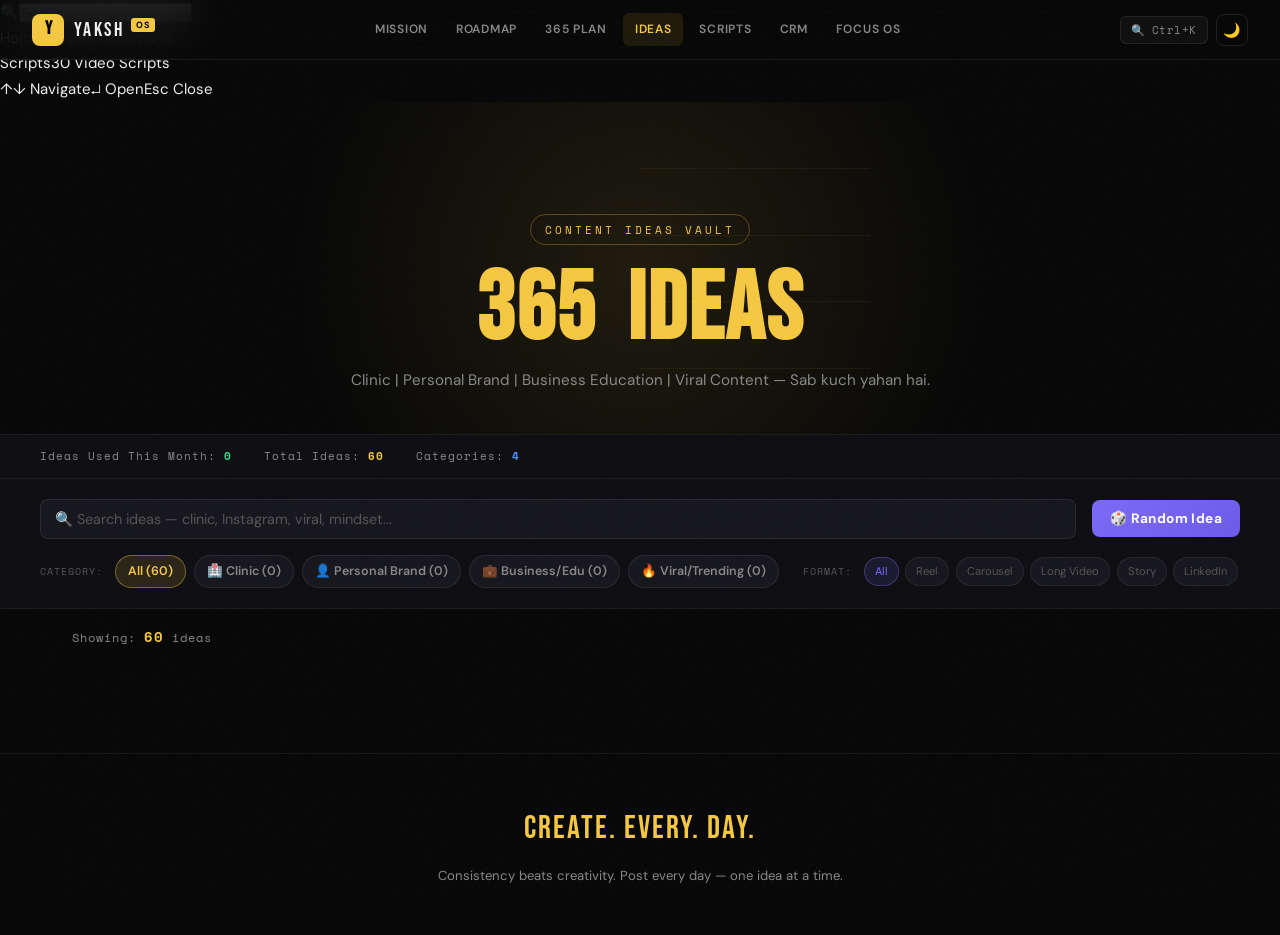
<file: content-ideas.html>
<!DOCTYPE html>
<html lang="hi">
<head>
<meta charset="UTF-8">
<meta name="viewport" content="width=device-width, initial-scale=1.0">
<title>Yaksh OS — 365 Ideas Vault</title>
<meta name="description" content="365 searchable content ideas for clinic marketing, personal brand, business education and viral content.">
<meta property="og:title" content="Yaksh OS — 365 Ideas Vault">
<meta property="og:image" content="shared/og-image.png">
<link rel="stylesheet" href="shared/design-system.css">
<link rel="stylesheet" href="shared/navbar.css">
<link rel="stylesheet" href="shared/loader.css">
<style>
.ideas-hero { padding: 7rem 2rem 2.5rem; text-align:center; position:relative; overflow:hidden; background: var(--bg); }
.ideas-hero h1 { font-family:var(--font-display); font-size:clamp(3rem,9vw,6rem); letter-spacing:2px; line-height:0.95; }
.ideas-hero h1 span { color:var(--gold); }
.ideas-hero p { color:var(--text-muted); margin-top:0.75rem; font-size:0.95rem; animation:fadeUp 0.6s 0.3s ease both; }

/* CONTROLS */
.controls-bar {
  background: var(--bg2); border-bottom: 1px solid rgba(255,255,255,0.06);
  padding: 1.25rem 2rem; position: sticky; top: 60px; z-index: 50;
}
.controls-inner { max-width: 1200px; margin: 0 auto; display:flex; flex-direction:column; gap:1rem; }
.search-row { display:flex; gap:1rem; align-items:center; flex-wrap:wrap; }
.idea-search-input {
  flex:1; min-width:200px;
  background: var(--bg3); border: 1px solid rgba(255,255,255,0.08);
  border-radius:8px; padding:10px 14px; color:var(--text);
  font-family:var(--font-body); font-size:0.9rem; outline:none;
  transition: border-color 0.2s;
}
.idea-search-input:focus { border-color: rgba(245,200,66,0.4); }
.idea-search-input::placeholder { color:var(--text-dim); }

.btn-random {
  background: linear-gradient(135deg,var(--purple),#6b5ce7);
  color:#fff; border:none; border-radius:8px; padding:10px 18px;
  font-family:var(--font-body); font-size:0.85rem; font-weight:700;
  cursor:pointer; transition:all 0.2s; white-space:nowrap; letter-spacing:0.03em;
}
.btn-random:hover { transform:translateY(-1px); box-shadow:0 6px 20px rgba(124,106,247,0.35); }
.btn-random.spin { animation: spin-dice 0.4s ease; }
@keyframes spin-dice { 0%{transform:rotate(0) scale(1)} 50%{transform:rotate(180deg) scale(0.8)} 100%{transform:rotate(360deg) scale(1)} }

.filter-row { display:flex; gap:0.5rem; flex-wrap:wrap; align-items:center; }
.filter-label { font-family:var(--font-mono); font-size:0.6rem; color:var(--text-dim); letter-spacing:1px; text-transform:uppercase; margin-right:0.25rem; }
.filter-chip {
  background: var(--bg3); border: 1px solid rgba(255,255,255,0.08);
  color:var(--text-muted); padding:5px 12px; border-radius:20px;
  cursor:pointer; font-size:0.78rem; font-weight:600; transition:all 0.2s;
  white-space:nowrap;
}
.filter-chip:hover { border-color:var(--gold); color:var(--gold); }
.filter-chip.active { background:rgba(245,200,66,0.12); color:var(--gold); border-color:rgba(245,200,66,0.4); }

/* STATS ROW */
.ideas-stats {
  max-width:1200px; margin:0 auto; padding:1rem 2rem;
  display:flex; gap:2rem; align-items:center; flex-wrap:wrap;
}
.ideas-stat { font-family:var(--font-mono); font-size:0.72rem; color:var(--text-muted); letter-spacing:1px; }
.ideas-stat strong { color:var(--gold); font-size:0.9rem; }

/* IDEAS GRID */
.ideas-main { max-width:1200px; margin:0 auto; padding:0.5rem 2rem 5rem; }
.ideas-grid { display:grid; grid-template-columns:repeat(auto-fill,minmax(300px,1fr)); gap:1rem; }

/* IDEA CARD */
.idea-card {
  background: var(--bg2); border: 0.5px solid rgba(255,255,255,0.08);
  border-radius:12px; overflow:hidden; transition:all 0.2s; cursor:pointer;
}
.idea-card:hover { border-color:rgba(245,200,66,0.3); transform:translateY(-1px); }
.idea-card.used { border-color:rgba(57,217,138,0.3); background:linear-gradient(135deg,rgba(57,217,138,0.04),var(--bg2)); }

.idea-card-header {
  padding:1rem 1.2rem; display:flex; align-items:flex-start; gap:0.75rem;
}
.idea-num { font-family:var(--font-display); font-size:1.5rem; color:rgba(255,255,255,0.1); line-height:1; min-width:32px; }
.idea-card.expanded .idea-num { color:var(--gold); }
.idea-card-meta { flex:1; }
.idea-card-title { font-weight:700; font-size:0.88rem; color:var(--text); line-height:1.4; margin-bottom:0.35rem; }
.idea-category-tag {
  font-size:0.6rem; font-weight:700; letter-spacing:1px; text-transform:uppercase;
  padding:2px 8px; border-radius:10px;
}
.cat-clinic   { background:rgba(57,217,138,0.1); color:var(--green); border:1px solid rgba(57,217,138,0.2); }
.cat-personal { background:rgba(79,142,247,0.1); color:var(--blue);  border:1px solid rgba(79,142,247,0.2); }
.cat-business { background:rgba(245,200,66,0.1); color:var(--gold);  border:1px solid rgba(245,200,66,0.2); }
.cat-viral    { background:rgba(255,75,75,0.1);  color:var(--red);   border:1px solid rgba(255,75,75,0.2);  }

.idea-card-actions {
  display:flex; align-items:center; gap:0.5rem; margin-left:auto; flex-shrink:0;
}
.idea-action-btn {
  background:none; border:1px solid rgba(255,255,255,0.08); border-radius:6px;
  color:var(--text-muted); font-size:0.72rem; padding:4px 8px; cursor:pointer;
  transition:all 0.2s; font-family:var(--font-mono); white-space:nowrap;
}
.idea-action-btn:hover { border-color:var(--gold); color:var(--gold); }
.idea-action-btn.done-btn.active { background:rgba(57,217,138,0.15); color:var(--green); border-color:rgba(57,217,138,0.3); }

.idea-card-expand-icon { color:var(--text-muted); font-size:1rem; transition:transform 0.2s; flex-shrink:0; margin-top:2px; }
.idea-card.expanded .idea-card-expand-icon { transform:rotate(45deg); color:var(--gold); }

.idea-card-body {
  display:none; padding:0 1.2rem 1.2rem;
  border-top:1px solid rgba(255,255,255,0.05); margin-top:-1px;
}
.idea-card.expanded .idea-card-body { display:block; }
.idea-detail-label {
  font-family:var(--font-mono); font-size:0.58rem; font-weight:700;
  letter-spacing:2px; text-transform:uppercase; color:var(--text-muted); margin:0.75rem 0 0.35rem;
}
.idea-detail-text { font-size:0.82rem; color:var(--text-muted); line-height:1.75; }
.idea-steps { list-style:none; font-size:0.82rem; color:var(--text-muted); }
.idea-steps li { padding:5px 0 5px 1.2rem; position:relative; border-bottom:1px solid rgba(255,255,255,0.03); }
.idea-steps li:last-child { border-bottom:none; }
.idea-steps li::before { content:'→'; position:absolute; left:0; color:var(--gold); }
.idea-badges { display:flex; gap:0.4rem; flex-wrap:wrap; margin-top:0.75rem; }

/* FORMAT FILTER */
.format-chips { display:flex; gap:0.4rem; flex-wrap:wrap; }
.format-chip {
  background: var(--bg3); border: 1px solid rgba(255,255,255,0.07);
  color:var(--text-dim); padding:4px 10px; border-radius:20px;
  cursor:pointer; font-size:0.7rem; transition:all 0.2s;
}
.format-chip:hover { border-color:var(--purple); color:var(--purple); }
.format-chip.active { background:rgba(124,106,247,0.12); color:var(--purple); border-color:rgba(124,106,247,0.35); }

/* NO RESULTS */
.no-results { text-align:center; padding:4rem 2rem; color:var(--text-dim); font-family:var(--font-mono); font-size:0.85rem; }

/* RANDOM IDEA MODAL */
#random-modal {
  display:none; position:fixed; inset:0; z-index:9000;
  background:rgba(0,0,0,0.75); backdrop-filter:blur(8px);
  align-items:center; justify-content:center; padding:2rem;
}
#random-modal.open { display:flex; }
.random-modal-box {
  background:var(--bg2); border:1px solid rgba(245,200,66,0.25);
  border-radius:16px; max-width:560px; width:100%; padding:2rem;
  box-shadow:0 32px 80px rgba(0,0,0,0.6); animation:fadeUp 0.3s ease;
}
.random-modal-tag {
  font-family:var(--font-mono); font-size:0.6rem; letter-spacing:2px;
  text-transform:uppercase; color:var(--gold); margin-bottom:0.75rem;
}
.random-modal-title {
  font-family:var(--font-display); font-size:2rem; letter-spacing:1px;
  line-height:1.1; margin-bottom:1rem;
}
.random-modal-desc { font-size:0.88rem; color:var(--text-muted); line-height:1.75; margin-bottom:1.5rem; }
.random-modal-btns { display:flex; gap:0.75rem; }

/* USAGE STATS */
.usage-bar {
  background:var(--bg2); border-top:1px solid rgba(255,255,255,0.06);
  border-bottom:1px solid rgba(255,255,255,0.06); padding:0.75rem 2rem;
}
.usage-inner { max-width:1200px; margin:0 auto; display:flex; align-items:center; gap:2rem; flex-wrap:wrap; }
.usage-text { font-family:var(--font-mono); font-size:0.68rem; color:var(--text-muted); letter-spacing:1px; }
.usage-text strong { color:var(--green); }

/* LIGHT MODE */
body.light-mode { --bg:#fafafa; --bg2:#fff; --bg3:#f3f3f7; --text:#111; --text-muted:#666; --text-dim:#aaa; }

/* RESPONSIVE */
@media (max-width:768px) {
  .ideas-grid { grid-template-columns:1fr; }
  .controls-bar { padding:1rem 1.25rem; top:60px; }
  .ideas-main { padding:0.5rem 1.25rem 4rem; }
  .search-row { flex-direction:column; align-items:stretch; }
  .btn-random { width:100%; }
}
</style>
</head>
<body>

<div id="page-loader">
  <div class="speed-lines"><span></span><span></span><span></span><span></span></div>
  <div class="loader"><div class="loader-body"><span class="trail"></span><div class="base"><span></span><div class="face"></div></div><div class="fazer"></div><div class="fazer"></div><div class="fazer"></div><div class="fazer"></div></div></div>
  <p class="loader-label">Loading Ideas Vault</p>
</div>

<div id="global-search"><div class="search-modal"><div class="search-input-wrap"><span class="search-icon">🔍</span><input type="text" id="search-input" placeholder="Search..." autocomplete="off"></div><div class="search-results"><div class="search-result-item" onclick="location.href='index.html'"><span class="sr-page">Home</span><span class="sr-title">Mission Command</span></div><div class="search-result-item" onclick="location.href='scripts.html'"><span class="sr-page">Scripts</span><span class="sr-title">30 Video Scripts</span></div></div><div class="search-hint"><span>↑↓ Navigate</span><span>↵ Open</span><span>Esc Close</span></div></div></div>

<!-- RANDOM IDEA MODAL -->
<div id="random-modal">
  <div class="random-modal-box">
    <div class="random-modal-tag">🎲 Random Idea</div>
    <div class="random-modal-title" id="rm-title">Loading...</div>
    <div class="random-modal-desc" id="rm-desc"></div>
    <div class="idea-badges" id="rm-badges"></div>
    <div class="random-modal-btns" style="margin-top:1.5rem;">
      <button class="btn btn-primary" onclick="rollRandom()">🎲 Next Random</button>
      <button class="btn btn-ghost" onclick="document.getElementById('random-modal').classList.remove('open')">Close</button>
    </div>
  </div>
</div>

<nav class="yaksh-nav">
  <a href="index.html" class="nav-brand"><div class="nav-logo">Y</div><span class="nav-name">YAKSH <span class="nav-tag">OS</span></span></a>
  <div class="nav-links">
    <a href="index.html">Mission</a><a href="roadmap.html">Roadmap</a><a href="blueprint.html">365 Plan</a>
    <a href="content-ideas.html">Ideas</a><a href="scripts.html">Scripts</a><a href="crm.html">CRM</a><a href="focus-os.html">Focus OS</a>
  </div>
  <div class="nav-actions">
    <button class="nav-search-btn">🔍 <span>Ctrl+K</span></button>
    <button class="theme-toggle">🌙</button>
    <button class="nav-hamburger" aria-label="Menu">☰</button>
  </div>
</nav>

<!-- HERO -->
<section class="ideas-hero">
  <div class="hero-glow"></div>
  <div class="speed-lines"><span></span><span></span><span></span><span></span></div>
  <span style="font-family:var(--font-mono);font-size:0.7rem;color:var(--gold);letter-spacing:3px;text-transform:uppercase;border:1px solid rgba(245,200,66,0.3);padding:5px 14px;border-radius:20px;display:inline-block;margin-bottom:1.25rem;animation:fadeUp 0.6s ease both;">Content Ideas Vault</span>
  <h1 class="letter-animate">365 IDEAS</h1>
  <p>Clinic | Personal Brand | Business Education | Viral Content — Sab kuch yahan hai.</p>
</section>

<!-- USAGE BAR -->
<div class="usage-bar">
  <div class="usage-inner">
    <span class="usage-text">Ideas Used This Month: <strong id="usage-count">0</strong></span>
    <span class="usage-text">Total Ideas: <strong style="color:var(--gold)">60</strong></span>
    <span class="usage-text">Categories: <strong style="color:var(--blue)">4</strong></span>
  </div>
</div>

<!-- CONTROLS -->
<div class="controls-bar">
  <div class="controls-inner">
    <div class="search-row">
      <input type="text" class="idea-search-input" id="idea-search" placeholder="🔍 Search ideas — clinic, Instagram, viral, mindset..." oninput="filterIdeas()">
      <button class="btn-random" onclick="rollRandom()">🎲 Random Idea</button>
    </div>
    <div class="filter-row">
      <span class="filter-label">Category:</span>
      <span class="filter-chip active" onclick="setFilter(this,'all')">All <span id="count-all">(60)</span></span>
      <span class="filter-chip" onclick="setFilter(this,'clinic')">🏥 Clinic <span id="count-clinic">(0)</span></span>
      <span class="filter-chip" onclick="setFilter(this,'personal')">👤 Personal Brand <span id="count-personal">(0)</span></span>
      <span class="filter-chip" onclick="setFilter(this,'business')">💼 Business/Edu <span id="count-business">(0)</span></span>
      <span class="filter-chip" onclick="setFilter(this,'viral')">🔥 Viral/Trending <span id="count-viral">(0)</span></span>
      <span class="filter-label" style="margin-left:1rem;">Format:</span>
      <div class="format-chips">
        <span class="format-chip active" onclick="setFormat(this,'all')">All</span>
        <span class="format-chip" onclick="setFormat(this,'reel')">Reel</span>
        <span class="format-chip" onclick="setFormat(this,'carousel')">Carousel</span>
        <span class="format-chip" onclick="setFormat(this,'long')">Long Video</span>
        <span class="format-chip" onclick="setFormat(this,'story')">Story</span>
        <span class="format-chip" onclick="setFormat(this,'linkedin')">LinkedIn</span>
      </div>
    </div>
  </div>
</div>

<!-- IDEAS STATS -->
<div class="ideas-stats">
  <span class="ideas-stat">Showing: <strong id="showing-count">60</strong> ideas</span>
</div>

<!-- GRID -->
<div class="ideas-main">
  <div class="ideas-grid" id="ideas-grid"></div>
  <div class="no-results" id="no-results" style="display:none;">😕 No ideas found. Try different search or filters.</div>
</div>

<!-- FOOTER -->
<footer style="border-top:1px solid rgba(255,255,255,0.06);padding:3rem 2rem;text-align:center;">
  <div style="font-family:var(--font-display);font-size:2rem;color:var(--gold);letter-spacing:2px;">CREATE. EVERY. DAY.</div>
  <p style="color:var(--text-muted);font-size:0.82rem;margin-top:0.5rem;">Consistency beats creativity. Post every day — one idea at a time.</p>
</footer>

<script src="shared/loader.js"></script>
<script src="shared/navbar.js"></script>
<script>
const ideasData = [
  // CLINIC (20 ideas)
  { id:1, title:'Physiotherapy Se Pehle vs Baad', cat:'clinic', format:'reel', hook:'Ye kya hota hai physiotherapy mein?', desc:'Ek patient ka before/after treatment journey dikhao. Real results, real transformation. Clinic ki credibility instantly build hoti hai.', steps:['Patient se permission lo (privacy first)','3-4 session ke clips lo','Before: dard se utha nahi ja raha. After: chalta hua dikhao','Motivational music + text overlays'], effort:'low', impact:'high' },
  { id:2, title:'Common Back Pain Myths — BUSTED', cat:'clinic', format:'carousel', hook:'Ye 5 cheezein aapki kamar dard badha rahi hain', desc:'5 common myths about back pain with science-backed corrections. Saves clinic staff from explaining repeatedly + positions clinic as expert.', steps:['Research 5 biggest myths','Simple language mein explain karo','Last slide: "Aaye clinic mein free consultation ke liye"','Shareable — people tag their parents'], effort:'low', impact:'high' },
  { id:3, title:'Ek Din Clinic Mein — Behind The Scenes', cat:'clinic', format:'reel', hook:'Physiotherapy clinic mein ek din kaisa hota hai?', desc:'Morning setup se patient ka last session tak. Humanizes the clinic, builds trust. People want to know what happens before they visit.', steps:['6:30 AM opening shot','Staff greetings, equipment setup','3–4 patient moments (faces blurred if needed)','Evening wind down + takeaway message'], effort:'med', impact:'high' },
  { id:4, title:'Exercises Jo Ghar Par Kar Sakte Ho', cat:'clinic', format:'carousel', hook:'Ye 5 exercises back pain ke liye — ghar par karo', desc:'5 simple exercises with proper form. Save-worthy content — people save and share this.', steps:['Physiotherapist demonstrate kare','Step-by-step clear instructions','Do and Dont slide add karo','"Aur zyada serious problem ke liye hamare paas aao"'], effort:'low', impact:'high' },
  { id:5, title:'Physiotherapy vs Painkiller — Kya Fark Hai', cat:'clinic', format:'reel', hook:'Dard ke liye painkiller ya physiotherapy — sach kya hai?', desc:'Education reel comparing painkillers (short-term) vs physiotherapy (long-term healing). High share potential.', steps:['Physiotherapist camera pe explain kare','Simple analogy use karo','Stats cite karo if possible','End CTA: free consultation'], effort:'med', impact:'high' },
  { id:6, title:'Patient Review Spotlight', cat:'clinic', format:'story', hook:'Suniye kya kehte hain hamare patient', desc:'Short patient testimonial video (30–60 sec). Most powerful trust builder. Collect after successful treatment.', steps:['Patient se puchho 3 questions','What was your problem? What happened? How do you feel now?','Simple edit — no fancy production needed','Post on story + highlights'], effort:'low', impact:'high' },
  { id:7, title:'Posture Check — Office Workers Ke Liye', cat:'clinic', format:'reel', hook:'Aapki office chair aapki kamar kharab kar rahi hai', desc:'Quick posture assessment reel targeting office workers (huge audience). Very shareable.', steps:['Show wrong posture vs right posture','Quick tips for desk setup','"DM karo posture assessment ke liye"','Target hashtags: #officework #backpain'], effort:'low', impact:'high' },
  { id:8, title:'GMB Q&A — Top 5 Questions', cat:'clinic', format:'carousel', hook:'Log Google par ye 5 sawaal poochte hain clinic ke baare mein', desc:'Answer top questions from Google Search suggestions. Great for SEO + social. Educational and practical.', steps:['Research autocomplete suggestions','Answer each in 1–2 slides','Professional but simple tone','Link to GMB in bio'], effort:'low', impact:'med' },
  { id:9, title:'Sports Injury Recovery Journey', cat:'clinic', format:'reel', hook:'Cricket khelne wala 6 hafte mein kaise theek hua', desc:'Document a sports injury recovery (with permission). Cricketers, gym-goers — this audience is huge.', steps:['Week 1: Injury assessment','Week 2–4: Treatment progress','Week 6: Full recovery demo','Use trending sports audio'], effort:'med', impact:'high' },
  { id:10, title:'Meet The Physiotherapist', cat:'clinic', format:'reel', hook:'Kaun hai jo tumhari dard theek karta hai?', desc:'Introduce the doctor/physiotherapist personally. Name, background, passion for healing. Builds personal connection.', steps:['Informal interview style','"Why did you choose physiotherapy?"','Show their daily routine','End: Book an appointment'], effort:'low', impact:'med' },
  { id:11, title:'Cervical Spondylitis — Kya Hota Hai', cat:'clinic', format:'carousel', hook:'Gardhan mein dard? Ye sun lo pehle', desc:'Educational post on cervical spondylitis — super common, high search volume. Positions clinic as expert.', steps:['What is it (simple language)','Causes — common ones','Home remedies that work','When to see a physiotherapist'], effort:'low', impact:'high' },
  { id:12, title:'Pregnancy + Back Pain — Guide', cat:'clinic', format:'carousel', hook:'Pregnancy mein kamar dard — normal hai ya nahi?', desc:'High empathy content for pregnant women. Safe exercises, when to see a physio. Very shareable.', steps:['Safe exercises during pregnancy','What to avoid','Warning signs','Consult before any exercise], effort:"med", impact:"high"'], effort:'low', impact:'high' },
  { id:13, title:'Elderly Care — Knee Pain Solutions', cat:'clinic', format:'reel', hook:'Maa ki ghutne ki takleef — ye solution try karo', desc:'Target adult children who manage parents healthcare. Very high emotional connection + share.', steps:['Common knee pain in elderly','Simple home exercises','When physiotherapy is must','"Share karo unke saath"'], effort:'low', impact:'high' },
  { id:14, title:'5 Signs You Need A Physiotherapist', cat:'clinic', format:'carousel', hook:'In 5 signs ko ignore mat karo', desc:'List format — super consumable. Pain points that trigger appointment booking.', steps:['Sign 1: Pain lasting more than 2 weeks','Sign 2: Pain affecting sleep','Sign 3: Pain with movement','Signs 4–5: neurological, recurring','CTA: Book free assessment today'], effort:'low', impact:'high' },
  { id:15, title:'Clinic Tour — Facilities Dikhao', cat:'clinic', format:'reel', hook:'Andar aao — ye hai hamare clinic ki duniya', desc:'A clean, professional facility tour builds immense trust. People want to see before visiting.', steps:['Entrance, waiting area, treatment rooms','Equipment showcase','Cleanliness and organization','Staff introduction'], effort:'low', impact:'high' },
  // PERSONAL BRAND (15 ideas)
  { id:16, title:'Main 19 Saal Mein Ye Kar Raha Hoon', cat:'personal', format:'reel', hook:'19 saal, ₹15K salary, ₹1 Crore ka goal — mad hu kya?', desc:'Raw, honest intro to your journey. This is your origin story reel. Post it once, repurpose forever. Will attract followers who believe in you.', steps:['Record raw — no makeup, no studio','Tell your current reality honestly','State your exact goal and deadline','End: "Follow karo agar tujhe ye dekhna hai"'], effort:'low', impact:'high' },
  { id:17, title:'Ek Ghante Ka Vlog — Gurugram Grind', cat:'personal', format:'long', hook:'Subah 6 baje se raat 11 baje tak — ye hai meri zindagi', desc:'Day-in-the-life YouTube vlog. Commute to clinic, work, side hustle sessions. Raw authenticity builds loyal audience.', steps:['Start filming at 6 AM','Clinic work, lunch, evening work session','Voice-over while editing','End with reflection: what did you achieve today?'], effort:'med', impact:'high' },
  { id:18, title:'Salary Slip vs Dream — Reality Check', cat:'personal', format:'reel', hook:'Meri salary slip dekhi? ₹15,000. Mera goal dekha? ₹1 Crore.', desc:'Showing real salary slip (optional) vs the goal. Vulnerability + ambition = massive resonance.', steps:['Hold salary slip (blur amount if needed)','State the gap clearly','Say what youre doing about it','"Follow karo — ye journey public hai"'], effort:'low', impact:'high' },
  { id:19, title:'Books Jo Meri Soch Badal Di', cat:'personal', format:'carousel', hook:'Ye 5 kitabein — aur main alag insaan ban gaya', desc:'Book recommendations with specific lessons. Saves = algorithm boost. Educational + personal.', steps:['5 books that changed your thinking','Specific lesson from each','How you applied it','Design: book cover + key quote'], effort:'low', impact:'med' },
  { id:20, title:'Cold Email Se Pehla Client — Story', cat:'personal', format:'reel', hook:'Mera pehla ₹3,000 ka client kaise mila', desc:'Story reel about landing first client. Specific, relatable, inspiring. People who want to freelance will share this.', steps:['The cold email you sent','The rejection first (makes story better)','The yes that came','What you delivered and learned'], effort:'low', impact:'high' },
  { id:21, title:'Morning Routine Jo Kaam Karti Hai', cat:'personal', format:'reel', hook:'5:55 AM — koi nahi jaagta jab main kaam karta hoon', desc:'Your actual morning routine. Not aspirational fluff — your real routine with real timestamps.', steps:['5:55 alarm sound as hook','6 AM: 5 min silence','6:10: phone check (purposeful)','6:30: skill learning session','7:30: ready for work'], effort:'low', impact:'med' },
  { id:22, title:'Sab Log "No" Bol Rahe The — Tab Kya Kiya', cat:'personal', format:'reel', hook:'Jab sab ne kaha "ye nahi hoga tujhse" — tab main ne ye kiya', desc:'Rejection + resilience story. Emotional arc. Great for personal brand authority.', steps:['Set up the rejection scenario','Your internal reaction (honest)','What you decided to do instead','Result so far'], effort:'low', impact:'high' },
  { id:23, title:'Agency Banana Kyun Chose Kiya', cat:'personal', format:'reel', hook:'Job chhodni hai — lekin kab? Ye hai mera plan', desc:'Explain your why behind building an agency. Purpose-driven content resonates deeply.', steps:['Start with current job reality','Why agency — freedom, scale, impact','The plan (brief)','"Kya tum bhi aise hi feel karte ho?"'], effort:'low', impact:'high' },
  { id:24, title:'LinkedIn Pe Client Kaise Dhundhu', cat:'personal', format:'carousel', hook:'LinkedIn se client — ye step-by-step hai mera process', desc:'Actionable B2B lead gen carousel. Extremely shareable among young professionals.', steps:['Profile optimization (5 slides)','Who to connect with','Message template','Follow-up sequence','My results so far'], effort:'med', impact:'high' },
  { id:25, title:'Ye Galti Mat Karna — Naye Freelancer', cat:'personal', format:'carousel', hook:'Pehle 6 mahine mein ye 5 galtiyan ki meine — tu mat karna', desc:'Mistake-based content performs exceptionally well. Authentic + educational.', steps:['Mistake 1: Working for free too long','Mistake 2: No contract','Mistake 3: One client dependency','Mistake 4: Not tracking metrics','Mistake 5: Ignoring personal brand'], effort:'low', impact:'high' },
  { id:26, title:'₹0 Se Agency Banana — Is It Real?', cat:'personal', format:'reel', hook:'Bina invest kiye agency? Sach bata raha hoon', desc:'Honest take on zero-capital agency building. Builds trust through honesty.', steps:['What you can do for free','What costs money (and how much)','Timeline realistic expectations','Your personal situation'], effort:'low', impact:'high' },
  { id:27, title:'Meri Skill Stack — Honest Assessment', cat:'personal', format:'carousel', hook:'In 6 skills se main ₹1 Crore banana chahta hoon — realistic hai?', desc:'Self-assessment of your skills — video editing, design, content, ads, GMB, etc.', steps:['Skill 1: Rate yourself honestly','What clients pay for each','How youre improving each','Revenue potential of each'], effort:'low', impact:'med' },
  { id:28, title:'Gurugram Mein Naukri vs Business', cat:'personal', format:'reel', hook:'Gurugram mein naukri karo ya apna business — kya sahi hai?', desc:'Hyper-local content for Gurugram audience. Location + career advice = high relevance.', steps:['Cost of living Gurugram reality','Job market vs business opportunity','Your decision and why','Invite comments: "Tum kya sochte ho?"'], effort:'low', impact:'high' },
  { id:29, title:'Streak — 30 Days Of Posting', cat:'personal', format:'reel', hook:'30 din tak roz post kiya — ye hua mujhe', desc:'Results reel after 30-day posting challenge. Real numbers, real growth.', steps:['Day 1 followers vs Day 30','Best performing content','What you learned about algorithm','Would you do it again?'], effort:'low', impact:'high' },
  { id:30, title:'Vision Board — ₹1 Crore Tak Ka Raasta', cat:'personal', format:'reel', hook:'Ye hai mera vision board — aur main ye seriously leta hoon', desc:'Show your vision board, goal tracking, accountability system. Inspires and builds connection.', steps:['Physical or digital vision board','Income milestones month-by-month','How you track progress daily','Invite: "Kya tumhara bhi vision board hai?"'], effort:'low', impact:'med' },
  // BUSINESS/EDU (15 ideas)
  { id:31, title:'Instagram Algorithm 2025 — Honest Guide', cat:'business', format:'carousel', hook:'Instagram algorithm ke baare mein jo sach koi nahi batata', desc:'Demystify the algorithm. Content creators and business owners both will save this.', steps:['How reach works (simple)','What actually boosts posts','Biggest myths debunked','Your personal experiments with results'], effort:'med', impact:'high' },
  { id:32, title:'Local Business Ko Online Kaise Lao', cat:'business', format:'carousel', hook:'Kiraane ki dukan se leke clinic tak — ye process kaam karti hai', desc:'Step-by-step guide for any local business to get online. Core service demo content.', steps:['Step 1: Google My Business','Step 2: Instagram basics','Step 3: WhatsApp Business','Step 4: First paid ad (₹500 test)','Your case study'], effort:'med', impact:'high' },
  { id:33, title:'GMB Rank Kaise Karo — Free SEO', cat:'business', format:'carousel', hook:'Google Maps pe top par aao — bina paisa kharche', desc:'GMB optimization tips. Extremely valuable for local businesses. High save rate.', steps:['Complete all GMB sections','Photos optimization','Review response strategy','Regular posts','Q&A section setup'], effort:'low', impact:'high' },
  { id:34, title:'Cold Email Jo Reply Dilata Hai', cat:'business', format:'carousel', hook:'Ye cold email template mujhe 30% reply rate deta hai', desc:'Your actual cold email template that works. Extremely practical and shareable.', steps:['Subject line formula','Opening line (no fluff)','Value proposition (1 line)','Social proof','CTA (one action only)','Your real reply rate'], effort:'low', impact:'high' },
  { id:35, title:'Freelancing Rate Kaise Set Karo', cat:'business', format:'carousel', hook:'Freelancer hoke paisa zyada kaise mango — without feeling guilty', desc:'Pricing psychology for freelancers. Very common pain point.', steps:['Calculate your hourly value','Market rate research','How to present your rate','Handling "too expensive"','Raising rates with existing clients'], effort:'low', impact:'high' },
  { id:36, title:'Marketing Agency Ka Ek Mahina — P&L', cat:'business', format:'reel', hook:'Mere agency ka last month ka income, expenses, profit — real numbers', desc:'Financial transparency content. Real numbers build massive trust and interest.', steps:['Total revenue','Operating expenses','Net profit','What went well','What youre improving'], effort:'low', impact:'high' },
  { id:37, title:'Client Dhundho In 5 Ways', cat:'business', format:'carousel', hook:'Agency ke liye client kahan milenge — 5 proven ways', desc:'Lead generation channels for agency owners. Very actionable.', steps:['Cold email (with template)','LinkedIn DM strategy','Instagram DM (local businesses)','Referral system','Offline networking'], effort:'low', impact:'high' },
  { id:38, title:'Retainer Clients Ka System', cat:'business', format:'carousel', hook:'Project se retainer shift kiya — ye hua meri income ko', desc:'How to move from one-time projects to monthly retainers. Income stability content.', steps:['Why retainers are better','How to pitch existing clients','Contract structure','Deliverables to include','My retainer template (share link)'], effort:'med', impact:'high' },
  { id:39, title:'Canva Se Professional Design — Free', cat:'business', format:'reel', hook:'₹0 mein professional social media design — ye hai process', desc:'Canva tutorial for beginners. Very high search volume. Perfect for clinic owners and local businesses.', steps:['Canva account setup','Brand kit creation','Template customization','Batch design workflow','Exporting correctly'], effort:'low', impact:'med' },
  { id:40, title:'Instagram Reels Views Kaise Badhao', cat:'business', format:'carousel', hook:'Reels pe 100 views aa rahe hain? Ye karo — ek hafte mein fark dikhega', desc:'Reel optimization guide. Extremely high demand from small businesses.', steps:['Hook in first 3 seconds','Captions and text overlay importance','Audio selection strategy','Posting time optimization','Hashtag strategy 2025'], effort:'low', impact:'high' },
  { id:41, title:'WhatsApp Business — Complete Setup', cat:'business', format:'carousel', hook:'WhatsApp Business mein ye features use nahi kar rahe? Miss ho raha hai bahut kuch', desc:'WhatsApp Business advanced features tutorial. Very practical for local businesses.', steps:['Catalog setup','Automated messages','Broadcast lists','Status for business','Labels for lead management'], effort:'low', impact:'med' },
  { id:42, title:'Meta Ads Kaise Start Karo — ₹500 Mein', cat:'business', format:'carousel', hook:'₹500 mein Facebook ad — ye hai exact process', desc:'Beginner Meta ads tutorial. Most local businesses are scared of ads — demystify it.', steps:['Business Manager setup','Ad objective selection','Audience targeting basics','Creative best practices','Budget and bidding'], effort:'med', impact:'high' },
  { id:43, title:'Proposal Jo Deal Close Kare', cat:'business', format:'carousel', hook:'Mera proposal format jo 60% deals close karta hai', desc:'Share your proposal structure. Very practical and immediately actionable.', steps:['Problem statement (their words)','Your solution','Timeline','Investment (not cost)','Next steps + urgency'], effort:'low', impact:'high' },
  { id:44, title:'Agency + Job — Balance Kaise Karo', cat:'business', format:'reel', hook:'Full time job + side hustle — karna possible hai? Mera honest answer', desc:'Time management for working professionals building a side hustle. Very relatable.', steps:['My actual schedule (no fluff)','Peak productivity hours','What I say no to','When to quit your job','Your 6-month rule'], effort:'low', impact:'high' },
  { id:45, title:'Client Ko Na Kab Kaho', cat:'business', format:'reel', hook:'Ye client lena band karo — ye signs dekho', desc:'Red flags in clients. Controversial = high engagement. Protects freelancers.', steps:['Red flag 1: "We have no budget"','Red flag 2: "Just a small change"','Red flag 3: Multiple decision makers','Red flag 4: Compares to cheaper alternatives','How to professionally decline'], effort:'low', impact:'high' },
  // VIRAL/TRENDING (10 ideas)
  { id:46, title:'₹15K Se ₹1 Crore — Math Karo', cat:'viral', format:'reel', hook:'₹15,000 salary se ₹1 Crore — mathematically possible hai kya?', desc:'Do the actual math on camera. Month-by-month calculation. Very shareable calculation reel.', steps:['Current income: ₹15K','Month 1 target: ₹18K (how?)','Compounding effect explained','Month 12: ₹4L projection','"Comment karo: believable lagta hai?"'], effort:'low', impact:'high' },
  { id:47, title:'Gen Z vs Millennial Money Mindset', cat:'viral', format:'reel', hook:'Gen Z kyun nahi karta job — aur kya ye sahi hai?', desc:'Generational debate content. Always goes viral. Take a nuanced stance.', steps:['Gen Z: entrepreneurship, freedom','Millennial: stability, insurance','Clash point','Your take: why not both?','Invite debate in comments'], effort:'low', impact:'high' },
  { id:48, title:'Gurugram Reality — Kya Sach Hai', cat:'viral', format:'reel', hook:'Gurugram mein rehna — sach ya jhooth jo log batate hain', desc:'Hyper-local content about Gurugram life. Very shareable in NCR audience.', steps:['Cost of living reality (real numbers)','Commute struggle (relatable)','Opportunity vs price','Is it worth it?','Comments will go wild'], effort:'low', impact:'high' },
  { id:49, title:'Ye Trend Copy Karo — Clinic Version', cat:'viral', format:'reel', hook:'Trending audio + clinic content = viral combo', desc:'Take current trending reel format and apply it to clinic/health niche. Easy wins.', steps:['Find trending audio weekly','Adapt the format creatively','Shoot in 1 take (raw is fine)','Post within 48 hrs of trend','Repeat with next trend'], effort:'low', impact:'high' },
  { id:50, title:'India Mein Paisa Kaise Banta Hai', cat:'viral', format:'carousel', hook:'India mein crorepati banne ke 5 realistic ways — honest breakdown', desc:'Aspirational + educational. Will be saved and shared extensively.', steps:['Job + equity (senior roles)','Business ownership','Real estate (capital needed)','Content creation / influencer','Investing (long game)','Your chosen path'], effort:'low', impact:'high' },
  { id:51, title:'Comment Challenge — Sab Ka Reply', cat:'viral', format:'story', hook:'Ek ghante mein sab ke comments ka reply karunga — LIVE', desc:'Engagement boost strategy. Creates community feeling. Works very well for growing accounts.', steps:['Announce the challenge in story','Set a 60-minute timer','Reply to every comment','Screenshot funniest ones','Show final engagement numbers'], effort:'low', impact:'med' },
  { id:52, title:'₹100 Investment — 10 Saal Baad', cat:'viral', format:'carousel', hook:'Aaj ₹100 invest karo — 10 saal baad kya milega?', desc:'Compound interest visualized. Financial literacy content = always viral.', steps:['₹100 in savings account','₹100 in index fund','₹100 in crypto (volatile)','₹100 in yourself (skills)','Conclusion: which wins?'], effort:'low', impact:'high' },
  { id:53, title:'Motivational Monday — Yaksh Style', cat:'viral', format:'reel', hook:'Monday ko logo ko motivation nahi chahiye — ye chahiye', desc:'Contrarian take on motivation culture. Practical > motivational. Different angle wins attention.', steps:['Hook: "Stop watching motivation videos"','Instead: one system to implement today','One specific action','End with accountability ask'], effort:'low', impact:'med' },
  { id:54, title:'Chai Pe Charcha — Business Wala', cat:'viral', format:'reel', hook:'Chai peete hue soch lo — kya business start kar sakte ho?', desc:'Casual, relatable format. Chai + India + business = culturally powerful combo.', steps:['Record while drinking chai (authentic)','One business idea per reel','Who it works for','How to start tomorrow','Series potential: every week'], effort:'low', impact:'high' },
  { id:55, title:'Failure Mein Lesson — Real Story', cat:'viral', format:'reel', hook:'Ye meri sabse badi galti thi — aur ye mujhe kya sikh gayi', desc:'Vulnerability + lesson = high relatability. Everyone has failed — they want to feel less alone.', steps:['State the failure clearly','How it felt (emotion)','What you did next','The specific lesson','How youre using it now'], effort:'low', impact:'high' },
  // MORE IDEAS
  { id:56, title:'Pehla ₹1 Lakh — Kaisa Tha Woh Din', cat:'personal', format:'reel', hook:'Jab pehli baar ₹1 Lakh mahine ka income hua — ye tha reaction', desc:'Milestone celebration reel. Raw, emotional, inspiring. People will comment their own milestone stories.', steps:['Set up story context','The moment you realized','How you celebrated','What changed after','"Tumhara pehla milestone kya hoga?"'], effort:'low', impact:'high' },
  { id:57, title:'Content Calendar Kaise Banao', cat:'business', format:'carousel', hook:'Ek hafte ka content 2 ghante mein — mera exact process', desc:'Batch content creation workflow. Very practical, saves people time.', steps:['Sunday planning session (30 min)','Content categories rotation','Caption templates','Scheduling tools','My actual calendar template'], effort:'low', impact:'high' },
  { id:58, title:'Instagram Highlights Strategy', cat:'business', format:'carousel', hook:'Instagram highlights — agar ye nahi kiya toh sab waste hai', desc:'How to use highlights as a permanent sales page. Very actionable.', steps:['Services highlight','Testimonials highlight','About/story highlight','Results highlight','Contact/booking highlight'], effort:'low', impact:'med' },
  { id:59, title:'Sleep Karo — Aur Zyada Kamao', cat:'personal', format:'reel', hook:'7 ghante sona mujhe productive kyun banata hai', desc:'Counter-intuitive: rest = productivity. Science-backed. Very shareable.', steps:['Sleep deprivation effect on decisions','Your sleep schedule change','Before vs after performance','The 5 AM hustle myth','What actually works for productivity'], effort:'low', impact:'med' },
  { id:60, title:'365 Din Baad — Kya Hua?', cat:'personal', format:'reel', hook:'365 din, ek goal, ek rule: no excuses — ye hua', desc:'The ultimate mission completion reel (create when done). Will be most viral content.', steps:['Day 1 vs Day 365 comparison','Income journey shown','Top 3 lessons learned','What surprised you most','What's next: year 2'], effort:'low', impact:'high' },
];

let activeFilter = 'all';
let activeFormat = 'all';
let searchQuery = '';

function renderIdeas() {
  const grid = document.getElementById('ideas-grid');
  const noResults = document.getElementById('no-results');
  grid.innerHTML = '';

  const filtered = ideasData.filter(idea => {
    const matchCat = activeFilter === 'all' || idea.cat === activeFilter;
    const matchFmt = activeFormat === 'all' || idea.format === activeFormat;
    const q = searchQuery.toLowerCase();
    const matchSearch = !q || idea.title.toLowerCase().includes(q) || idea.desc.toLowerCase().includes(q) || idea.cat.toLowerCase().includes(q);
    return matchCat && matchFmt && matchSearch;
  });

  document.getElementById('showing-count').textContent = filtered.length;

  if (filtered.length === 0) {
    noResults.style.display = 'block';
    return;
  }
  noResults.style.display = 'none';

  filtered.forEach(idea => {
    const used = !!localStorage.getItem('yaksh-idea-used-' + idea.id);
    const card = document.createElement('div');
    card.className = `idea-card ${used ? 'used' : ''}`;
    card.innerHTML = `
      <div class="idea-card-header" onclick="toggleIdea(this.closest('.idea-card'))">
        <div class="idea-num">${String(idea.id).padStart(2,'0')}</div>
        <div class="idea-card-meta">
          <div class="idea-card-title">${idea.title}</div>
          <span class="idea-category-tag cat-${idea.cat}">${getCatLabel(idea.cat)}</span>
          <span class="idea-category-tag" style="background:rgba(255,255,255,0.05);color:var(--text-dim);border:1px solid rgba(255,255,255,0.08);margin-left:4px;">${idea.format}</span>
        </div>
        <div class="idea-card-actions" onclick="event.stopPropagation()">
          <button class="idea-action-btn" onclick="copyIdea(${idea.id})" title="Copy">📋</button>
          <button class="idea-action-btn done-btn ${used ? 'active' : ''}" onclick="toggleUsed(${idea.id},this)" title="Mark done">✅</button>
        </div>
        <div class="idea-card-expand-icon">+</div>
      </div>
      <div class="idea-card-body">
        <div class="idea-detail-label">Hook</div>
        <div class="idea-detail-text" style="color:var(--text);font-style:italic;">"${idea.hook}"</div>
        <div class="idea-detail-label">Description</div>
        <div class="idea-detail-text">${idea.desc}</div>
        <div class="idea-detail-label">Steps</div>
        <ul class="idea-steps">${idea.steps.map(s => `<li>${s}</li>`).join('')}</ul>
        <div class="idea-badges">
          <span class="badge ${idea.effort==='low'?'badge-green':idea.effort==='med'?'badge-gold':'badge-red'}">Effort: ${idea.effort}</span>
          <span class="badge ${idea.impact==='high'?'badge-gold':'badge-blue'}">Impact: ${idea.impact}</span>
        </div>
      </div>
    `;
    grid.appendChild(card);
  });

  updateCounts();
}

function getCatLabel(cat) {
  return {clinic:'🏥 Clinic',personal:'👤 Personal',business:'💼 Business',viral:'🔥 Viral'}[cat]||cat;
}

function toggleIdea(card) {
  card.classList.toggle('expanded');
}

function setFilter(el, cat) {
  document.querySelectorAll('.filter-chip').forEach(c => c.classList.remove('active'));
  el.classList.add('active');
  activeFilter = cat;
  renderIdeas();
}

function setFormat(el, fmt) {
  document.querySelectorAll('.format-chip').forEach(c => c.classList.remove('active'));
  el.classList.add('active');
  activeFormat = fmt;
  renderIdeas();
}

function filterIdeas() {
  searchQuery = document.getElementById('idea-search').value;
  renderIdeas();
}

function updateCounts() {
  ['clinic','personal','business','viral'].forEach(cat => {
    const count = ideasData.filter(i => i.cat === cat).length;
    const el = document.getElementById('count-'+cat);
    if (el) el.textContent = `(${count})`;
  });
  document.getElementById('count-all').textContent = `(${ideasData.length})`;
}

function copyIdea(id) {
  const idea = ideasData.find(i => i.id === id);
  if (!idea) return;
  const text = `💡 Content Idea #${idea.id}: ${idea.title}\n\nHook: "${idea.hook}"\n\n${idea.desc}\n\nSteps:\n${idea.steps.map((s,i) => `${i+1}. ${s}`).join('\n')}`;
  navigator.clipboard?.writeText(text).then(() => {
    const btn = document.querySelector(`.idea-card:nth-child(${id}) .idea-action-btn`);
    // show brief feedback
    const allBtns = document.querySelectorAll('.idea-action-btn');
    allBtns.forEach(b => { if (b.textContent === '📋' && b.closest('.idea-card')) { /* noop */ }});
    alert('✅ Idea copied to clipboard!');
  }).catch(() => { alert('Please select and copy manually.'); });
}

function toggleUsed(id, btn) {
  const key = 'yaksh-idea-used-' + id;
  if (localStorage.getItem(key)) {
    localStorage.removeItem(key);
    btn.classList.remove('active');
    btn.closest('.idea-card').classList.remove('used');
  } else {
    localStorage.setItem(key, '1');
    btn.classList.add('active');
    btn.closest('.idea-card').classList.add('used');
  }
  updateUsageCount();
}

function updateUsageCount() {
  const month = new Date().toISOString().slice(0,7);
  let count = 0;
  ideasData.forEach(i => { if (localStorage.getItem('yaksh-idea-used-' + i.id)) count++; });
  document.getElementById('usage-count').textContent = count;
}

function rollRandom() {
  const modal = document.getElementById('random-modal');
  modal.classList.add('open');
  const btn = document.querySelector('.btn-random');
  btn.classList.add('spin');
  setTimeout(() => btn.classList.remove('spin'), 400);

  const idx = Math.floor(Math.random() * ideasData.length);
  const idea = ideasData[idx];
  document.getElementById('rm-title').textContent = idea.title;
  document.getElementById('rm-desc').innerHTML = `<em style="color:var(--gold)">"${idea.hook}"</em><br><br>${idea.desc}`;
  document.getElementById('rm-badges').innerHTML = `
    <span class="badge badge-gold">${getCatLabel(idea.cat)}</span>
    <span class="badge badge-blue">${idea.format}</span>
    <span class="badge ${idea.impact==='high'?'badge-green':'badge-blue'}">Impact: ${idea.impact}</span>
  `;
}

modal?.addEventListener?.('click', e => { if (e.target.id === 'random-modal') e.target.classList.remove('open'); });
document.getElementById('random-modal').addEventListener('click', e => { if (e.target.id === 'random-modal') e.target.classList.remove('open'); });

renderIdeas();
updateUsageCount();
</script>
</body>
</html>
</file>
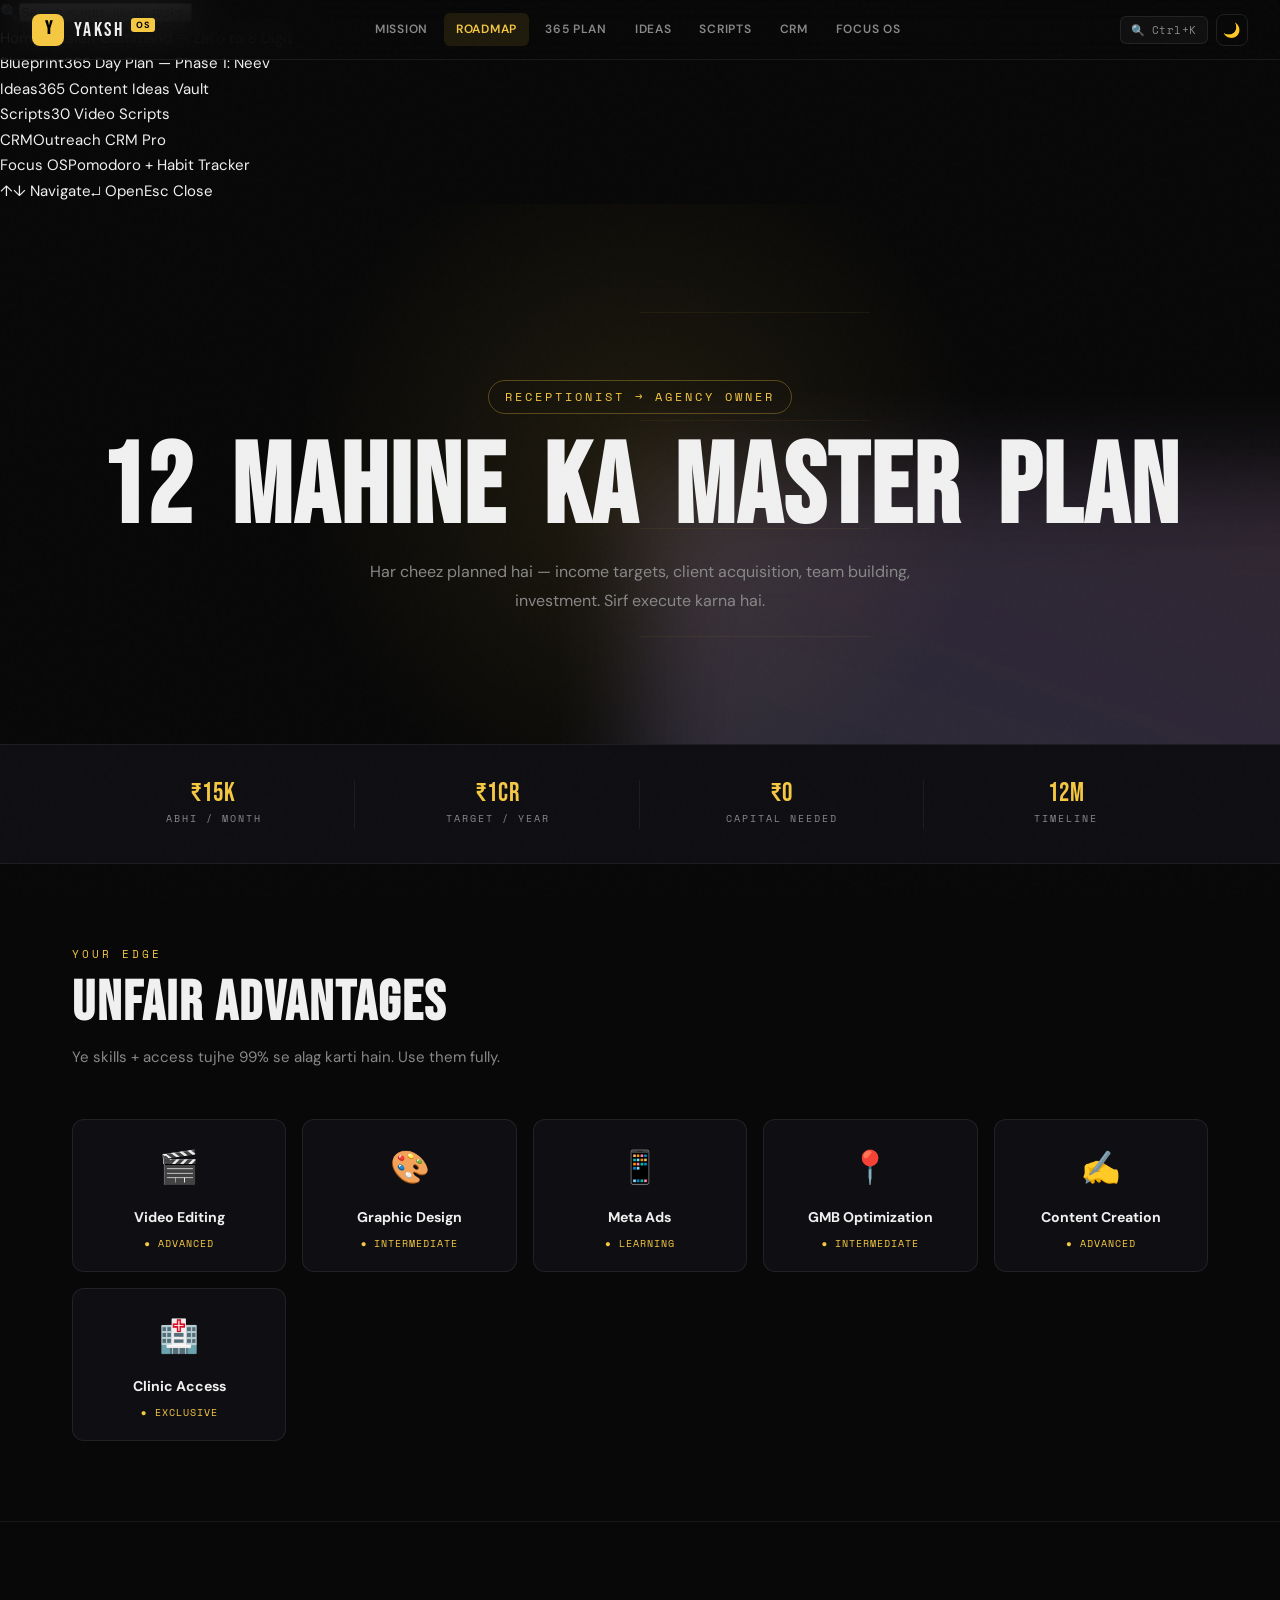
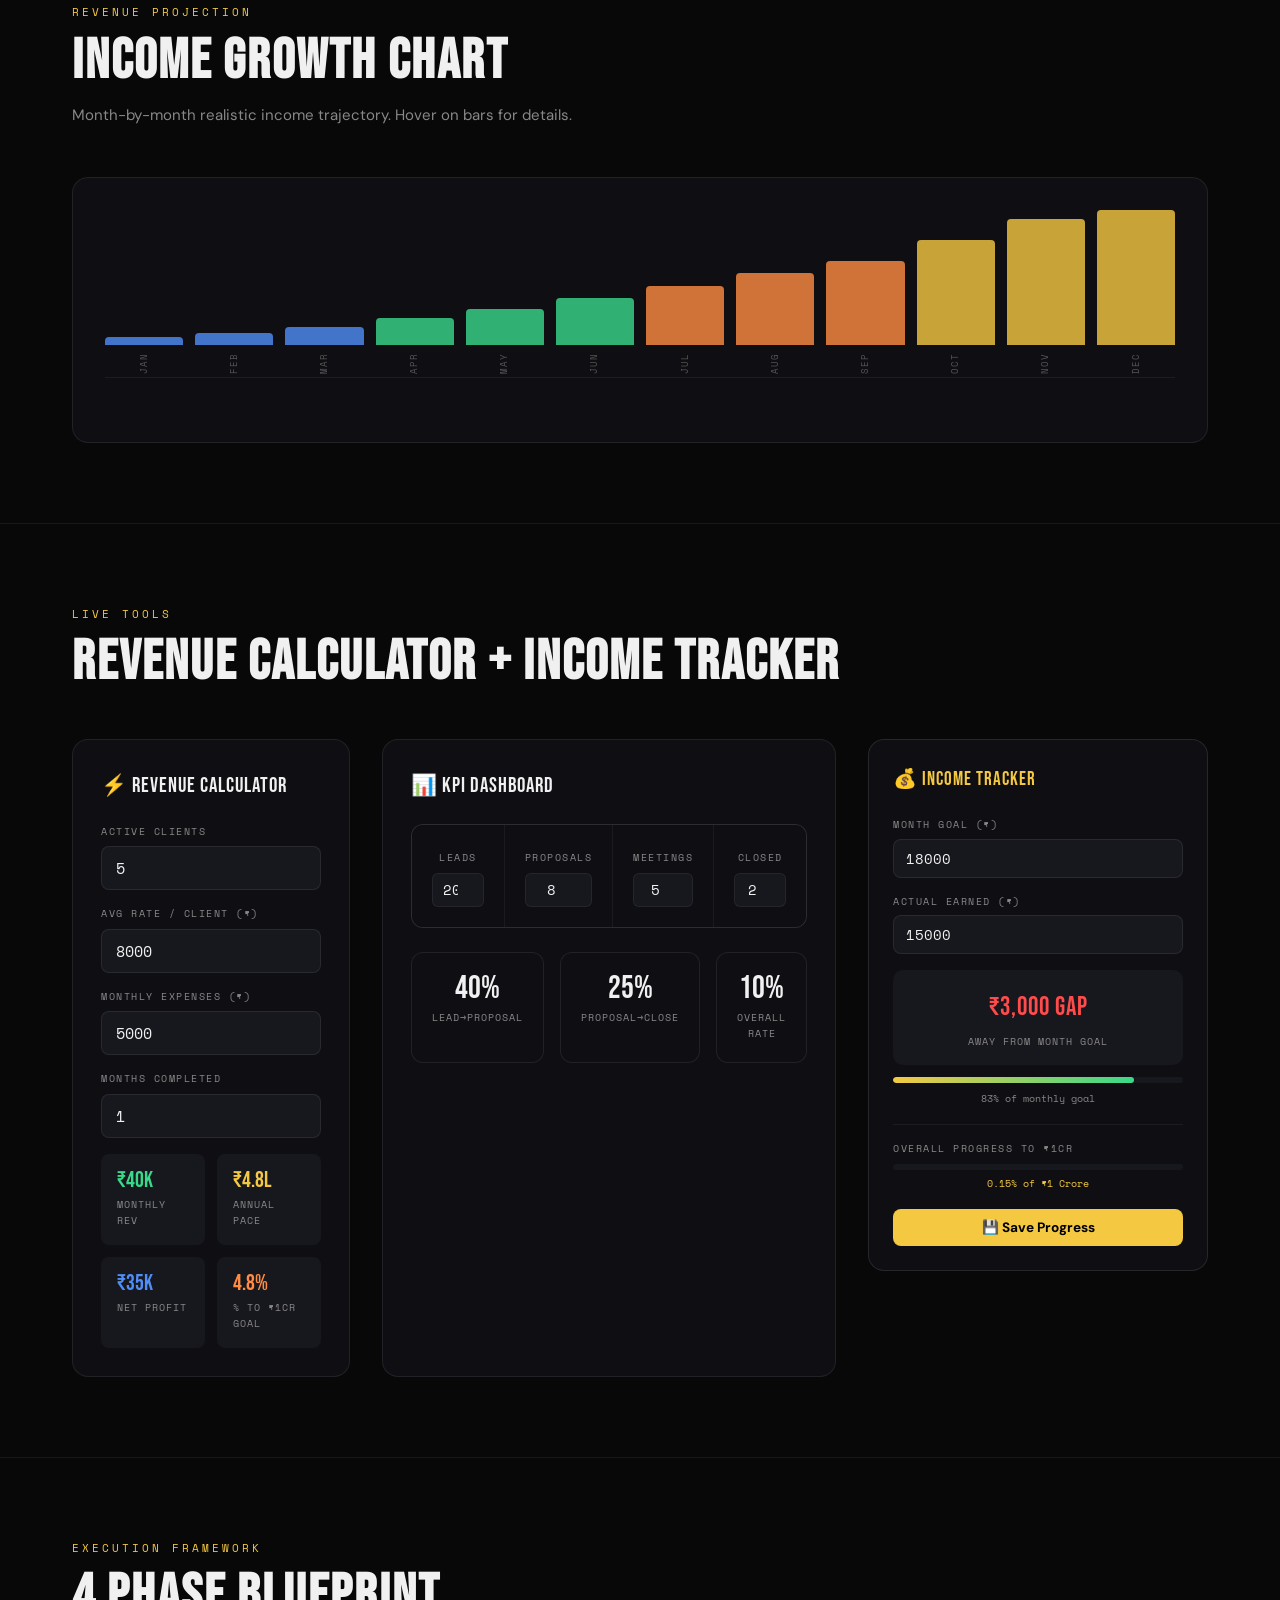
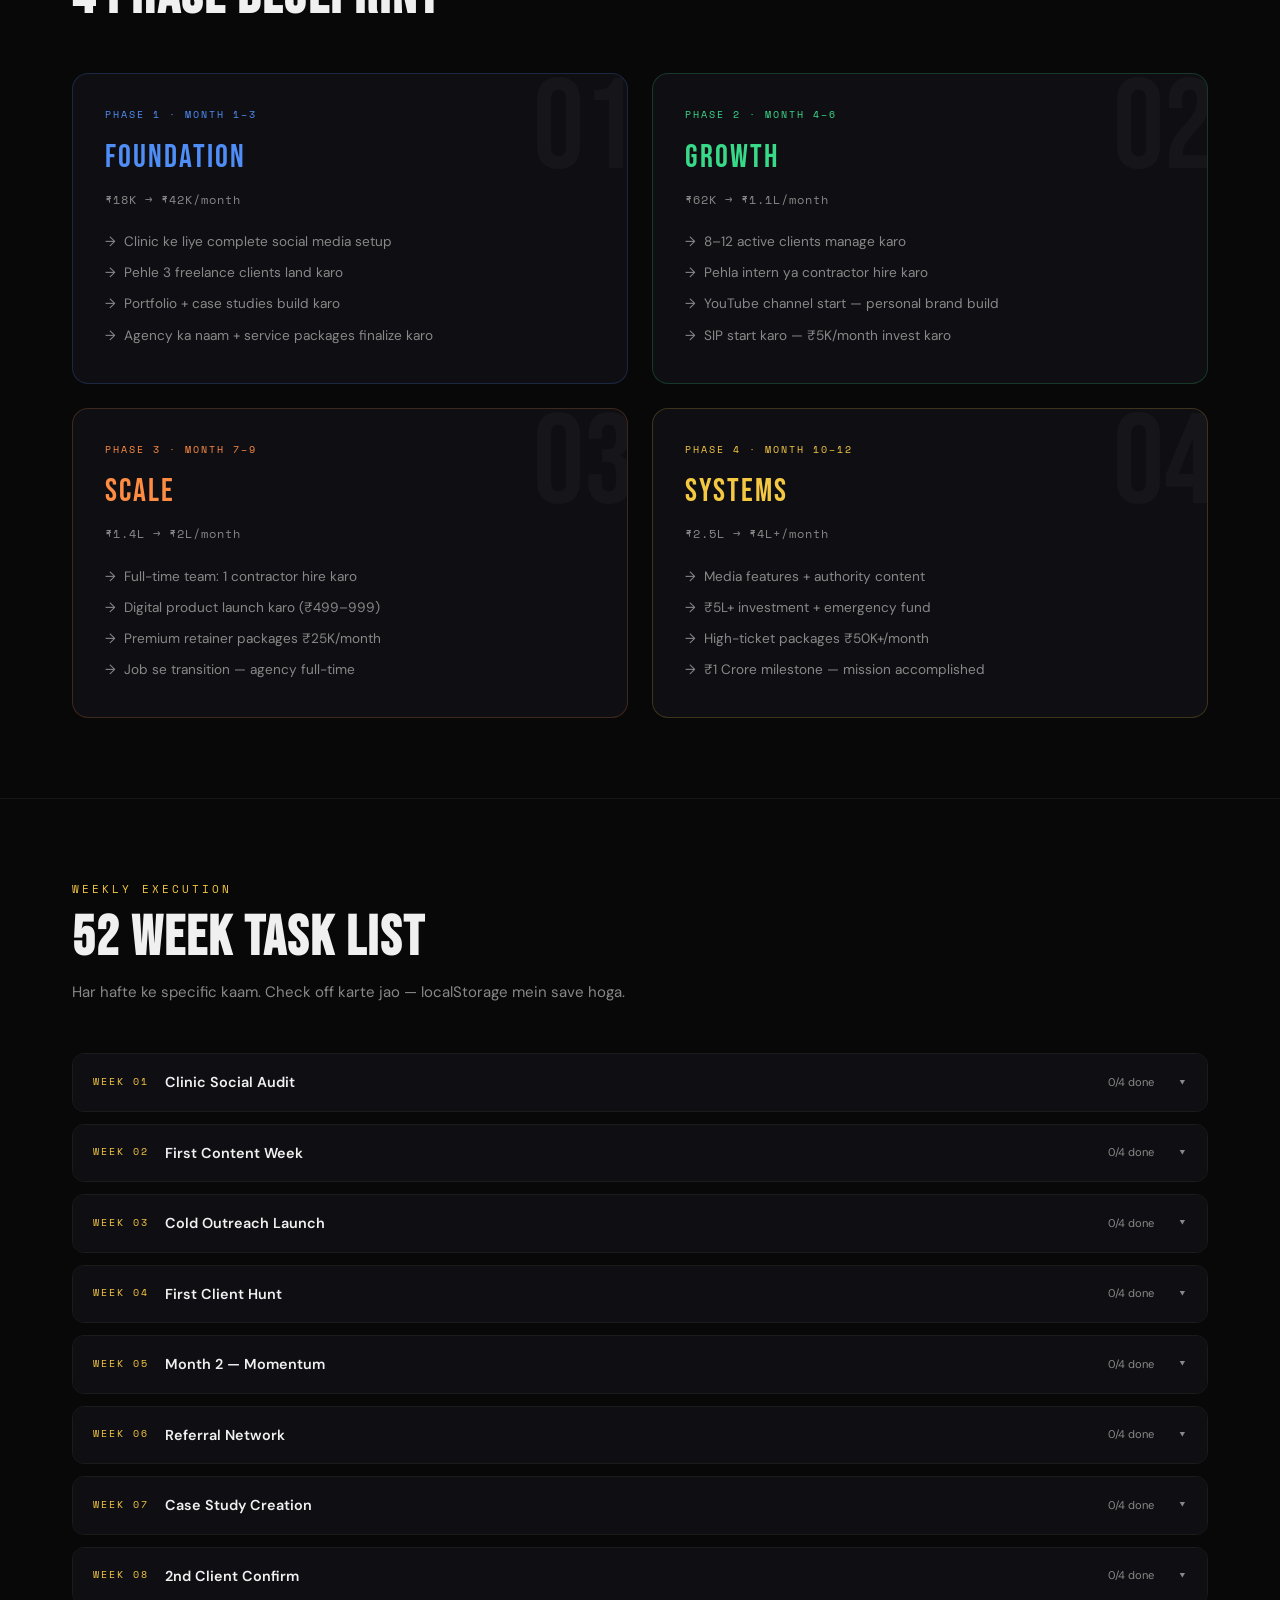
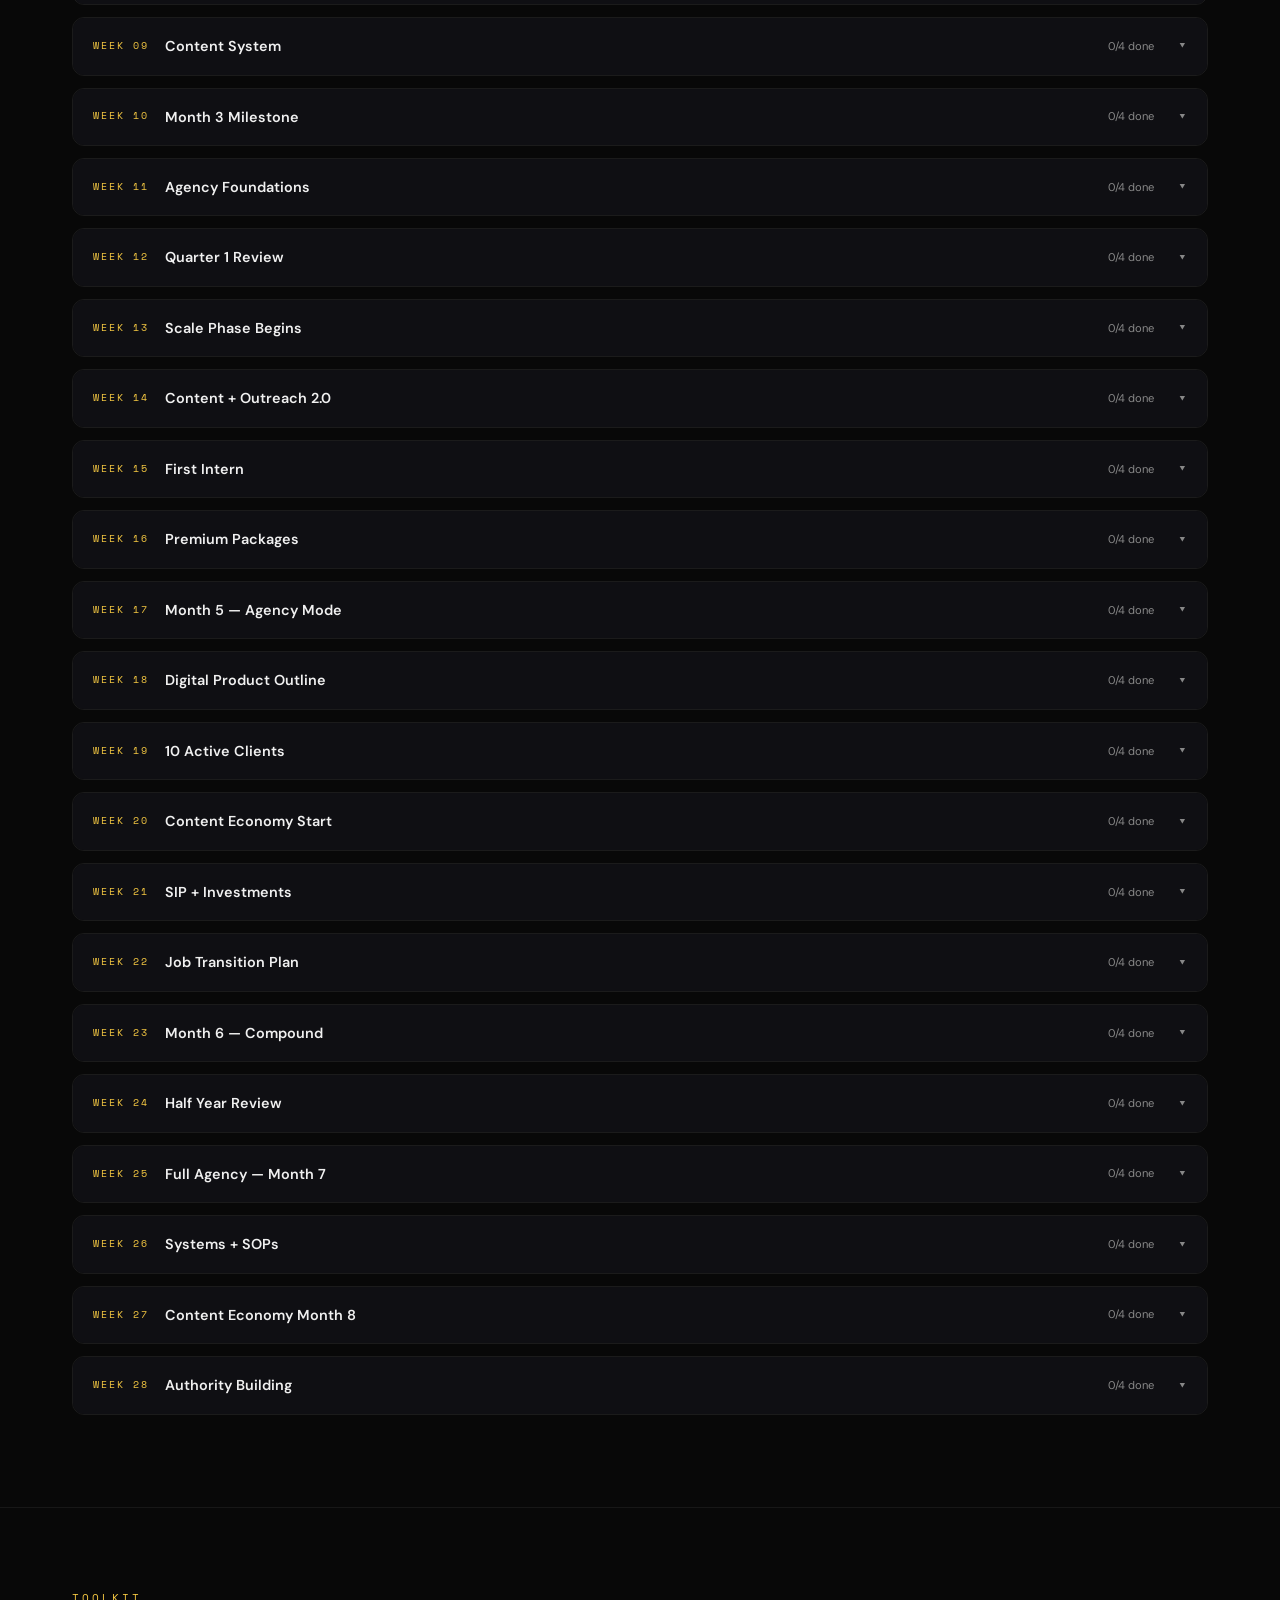
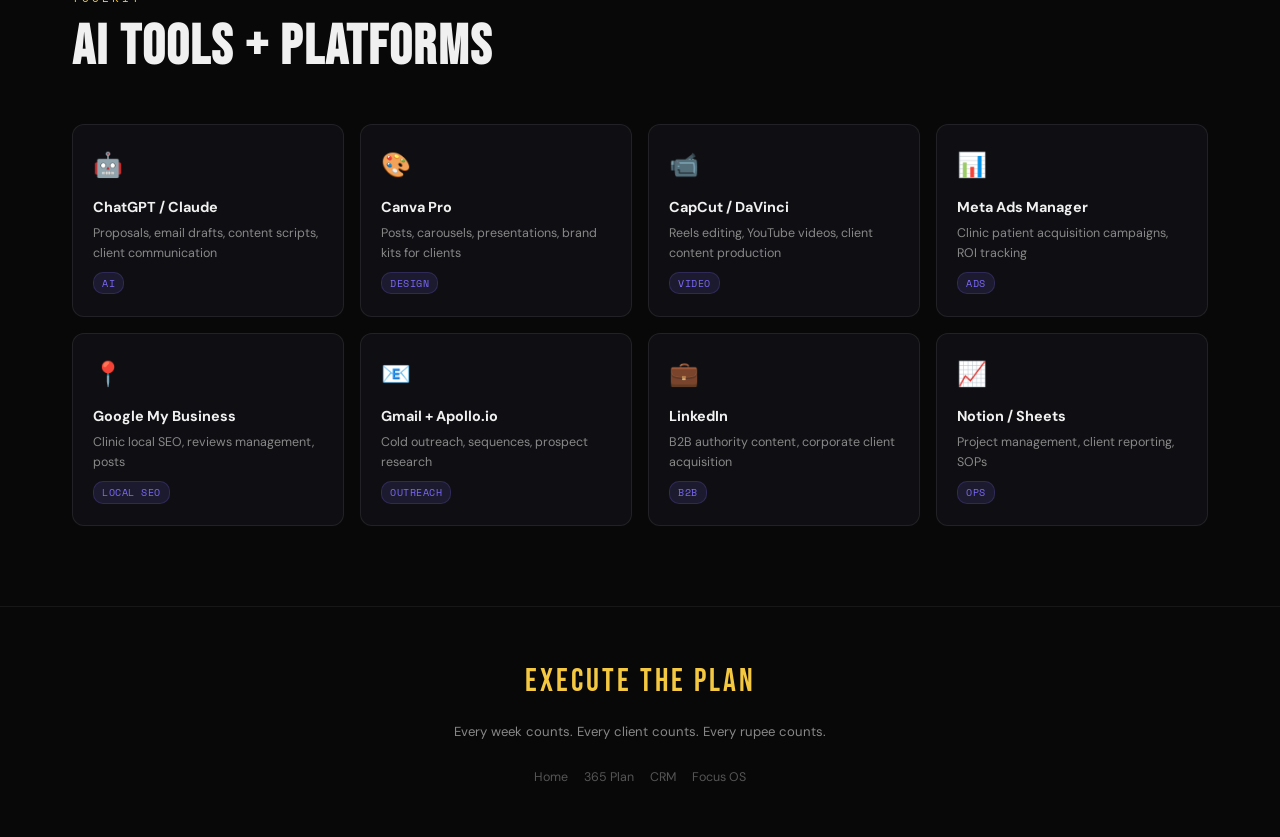
<file: roadmap.html>
<!DOCTYPE html>
<html lang="hi">
<head>
<meta charset="UTF-8">
<meta name="viewport" content="width=device-width, initial-scale=1.0">
<title>Yaksh OS — Agency Roadmap</title>
<meta name="description" content="Receptionist to Agency Owner — 12 Month Master Plan. Revenue projections, KPI dashboard, live calculator.">
<meta property="og:title" content="Yaksh OS — Agency Roadmap">
<meta property="og:description" content="Zero to ₹1 Crore in 365 Days — Full Agency Blueprint">
<meta property="og:image" content="shared/og-image.png">
<link rel="stylesheet" href="shared/design-system.css">
<link rel="stylesheet" href="shared/navbar.css">
<link rel="stylesheet" href="shared/loader.css">
<style>
/* ===== HERO ===== */
.page-hero { min-height: 60vh; padding-top: 8rem; padding-bottom: 3rem; }
.page-hero h1 {
  font-family: var(--font-display);
  font-size: clamp(3rem, 9vw, 7rem);
  line-height: 0.93;
  letter-spacing: 2px;
  margin-bottom: 1rem;
  position: relative; z-index: 1;
}
.page-hero h1 .accent { color: var(--gold); }
.hero-desc {
  font-size: 1rem;
  color: var(--text-muted);
  max-width: 540px;
  margin: 0 auto 2rem;
  animation: fadeUp 0.6s 0.4s ease both;
  line-height: 1.8;
}

/* ===== STATS STRIP ===== */
.stats-strip {
  background: var(--bg2);
  border-top: 1px solid rgba(255,255,255,0.06);
  border-bottom: 1px solid rgba(255,255,255,0.06);
}
.stats-strip-inner {
  max-width: 1200px;
  margin: 0 auto;
  display: grid;
  grid-template-columns: repeat(4, 1fr);
  padding: 1.5rem 2rem;
  gap: 1px;
}
.strip-stat {
  text-align: center;
  padding: 0.75rem 1rem;
  position: relative;
}
.strip-stat:not(:last-child)::after {
  content: '';
  position: absolute; right: 0; top: 15%; bottom: 15%;
  width: 1px; background: rgba(255,255,255,0.06);
}
.strip-val {
  font-family: var(--font-display);
  font-size: 1.6rem;
  color: var(--gold);
  letter-spacing: 1px;
  display: block; line-height: 1;
}
.strip-label {
  font-family: var(--font-mono);
  font-size: 0.62rem;
  color: var(--text-muted);
  letter-spacing: 2px;
  text-transform: uppercase;
  margin-top: 4px;
  display: block;
}

/* ===== UNFAIR ADVANTAGE ===== */
.skills-grid {
  display: grid;
  grid-template-columns: repeat(auto-fill, minmax(180px, 1fr));
  gap: 1rem;
}
.skill-card {
  background: var(--bg2);
  border: 0.5px solid rgba(255,255,255,0.08);
  border-radius: 12px;
  padding: 1.25rem;
  text-align: center;
  transition: all 0.2s;
  position: relative;
  overflow: hidden;
}
.skill-card::before {
  content: '';
  position: absolute;
  bottom: 0; left: 0; right: 0;
  height: 2px;
  background: linear-gradient(90deg, var(--gold), var(--blue));
  transform: scaleX(0);
  transition: transform 0.3s;
}
.skill-card:hover { transform: translateY(-3px); border-color: rgba(245,200,66,0.25); }
.skill-card:hover::before { transform: scaleX(1); }
.skill-icon { font-size: 2rem; margin-bottom: 0.75rem; display: block; }
.skill-name {
  font-weight: 700; font-size: 0.88rem; color: var(--text);
  margin-bottom: 0.3rem;
}
.skill-level {
  font-family: var(--font-mono);
  font-size: 0.6rem;
  color: var(--gold);
  letter-spacing: 1px;
  text-transform: uppercase;
}

/* ===== REVENUE CHART ===== */
.chart-section { border-top: 1px solid rgba(255,255,255,0.06); }
.revenue-chart {
  background: var(--bg2);
  border: 0.5px solid rgba(255,255,255,0.08);
  border-radius: 16px;
  padding: 2rem;
  overflow-x: auto;
}
.chart-bars {
  display: flex;
  align-items: flex-end;
  gap: 0.75rem;
  height: 200px;
  padding-bottom: 2rem;
  position: relative;
  min-width: 600px;
}
.chart-bars::after {
  content: '';
  position: absolute;
  bottom: 2rem; left: 0; right: 0;
  height: 1px;
  background: rgba(255,255,255,0.06);
}
.bar-wrap {
  flex: 1;
  display: flex;
  flex-direction: column;
  align-items: center;
  gap: 0.5rem;
  height: 100%;
  justify-content: flex-end;
}
.bar {
  width: 100%;
  border-radius: 4px 4px 0 0;
  min-height: 4px;
  transition: height 1s cubic-bezier(0.22,1,0.36,1);
  position: relative;
  cursor: pointer;
}
.bar:hover::after {
  content: attr(data-label);
  position: absolute;
  top: -28px; left: 50%;
  transform: translateX(-50%);
  background: var(--bg3);
  border: 1px solid rgba(255,255,255,0.1);
  padding: 2px 8px;
  border-radius: 4px;
  font-family: var(--font-mono);
  font-size: 0.6rem;
  color: var(--gold);
  white-space: nowrap;
}
.bar-month {
  font-family: var(--font-mono);
  font-size: 0.55rem;
  color: var(--text-dim);
  letter-spacing: 1px;
  text-transform: uppercase;
  writing-mode: vertical-rl;
  transform: rotate(180deg);
  margin-bottom: 0.25rem;
}

/* ===== INCOME TRACKER (Sticky Sidebar) ===== */
.tracker-layout {
  display: grid;
  grid-template-columns: 1fr 340px;
  gap: 2rem;
  align-items: start;
}
.income-tracker {
  position: sticky;
  top: 80px;
  background: var(--bg2);
  border: 0.5px solid rgba(255,255,255,0.1);
  border-radius: 16px;
  padding: 1.5rem;
}
.tracker-title {
  font-family: var(--font-display);
  font-size: 1.2rem;
  letter-spacing: 1px;
  color: var(--gold);
  margin-bottom: 1.25rem;
}
.tracker-row {
  margin-bottom: 1rem;
}
.tracker-label {
  font-family: var(--font-mono);
  font-size: 0.62rem;
  color: var(--text-muted);
  letter-spacing: 1.5px;
  text-transform: uppercase;
  margin-bottom: 0.3rem;
  display: block;
}
.tracker-input {
  width: 100%;
  background: var(--bg3);
  border: 1px solid rgba(255,255,255,0.08);
  border-radius: 8px;
  padding: 8px 12px;
  color: var(--text);
  font-family: var(--font-mono);
  font-size: 0.9rem;
  outline: none;
  transition: border-color 0.2s;
}
.tracker-input:focus { border-color: rgba(245,200,66,0.4); }
.tracker-result {
  background: var(--bg3);
  border-radius: 10px;
  padding: 1rem;
  margin-top: 0.5rem;
  text-align: center;
}
.tracker-result-val {
  font-family: var(--font-display);
  font-size: 1.6rem;
  color: var(--green);
  letter-spacing: 1px;
  display: block;
}
.tracker-result-label {
  font-family: var(--font-mono);
  font-size: 0.6rem;
  color: var(--text-muted);
  letter-spacing: 1px;
  text-transform: uppercase;
  margin-top: 3px;
  display: block;
}
.progress-bar-wrap {
  margin-top: 0.75rem;
  background: var(--bg3);
  border-radius: 4px;
  height: 6px;
  overflow: hidden;
}
.progress-bar-fill {
  height: 100%;
  background: linear-gradient(90deg, var(--gold), var(--green));
  border-radius: 4px;
  transition: width 0.6s ease;
}

/* ===== CALCULATOR ===== */
.calc-section { border-top: 1px solid rgba(255,255,255,0.06); }
.calc-grid {
  display: grid;
  grid-template-columns: 1fr 1fr;
  gap: 2rem;
}
.calc-card {
  background: var(--bg2);
  border: 0.5px solid rgba(255,255,255,0.08);
  border-radius: 16px;
  padding: 1.75rem;
}
.calc-title {
  font-family: var(--font-display);
  font-size: 1.3rem;
  letter-spacing: 1px;
  color: var(--text);
  margin-bottom: 1.25rem;
  display: flex;
  align-items: center;
  gap: 0.5rem;
}
.input-group { margin-bottom: 1rem; }
.input-label {
  font-family: var(--font-mono);
  font-size: 0.62rem;
  color: var(--text-muted);
  letter-spacing: 1.5px;
  text-transform: uppercase;
  margin-bottom: 0.35rem;
  display: block;
}
.calc-input {
  width: 100%;
  background: var(--bg3);
  border: 1px solid rgba(255,255,255,0.08);
  border-radius: 8px;
  padding: 10px 14px;
  color: var(--text);
  font-family: var(--font-mono);
  font-size: 0.95rem;
  outline: none;
  transition: border-color 0.2s;
}
.calc-input:focus { border-color: rgba(245,200,66,0.4); }
.results-grid {
  display: grid;
  grid-template-columns: 1fr 1fr;
  gap: 0.75rem;
  margin-top: 1rem;
}
.result-item {
  background: var(--bg3);
  border-radius: 8px;
  padding: 1rem;
}
.result-val {
  font-family: var(--font-display);
  font-size: 1.4rem;
  display: block;
  line-height: 1;
}
.result-val.green { color: var(--green); }
.result-val.gold  { color: var(--gold); }
.result-val.blue  { color: var(--blue); }
.result-val.red   { color: var(--red); }
.result-label {
  font-family: var(--font-mono);
  font-size: 0.6rem;
  color: var(--text-muted);
  letter-spacing: 1px;
  text-transform: uppercase;
  margin-top: 4px;
  display: block;
}

/* ===== KPI DASHBOARD ===== */
.kpi-grid {
  display: grid;
  grid-template-columns: repeat(4, 1fr);
  gap: 1px;
  background: rgba(255,255,255,0.05);
  border: 0.5px solid rgba(255,255,255,0.08);
  border-radius: 12px;
  overflow: hidden;
  margin-bottom: 1.5rem;
}
.kpi-cell {
  background: var(--bg2);
  padding: 1.25rem;
  text-align: center;
}
.kpi-num {
  font-family: var(--font-display);
  font-size: 2.2rem;
  color: var(--gold);
  display: block;
  line-height: 1;
}
.kpi-label {
  font-family: var(--font-mono);
  font-size: 0.6rem;
  color: var(--text-muted);
  letter-spacing: 1.5px;
  text-transform: uppercase;
  margin-top: 4px;
  display: block;
}
.kpi-input {
  width: 100%;
  margin-top: 8px;
  background: var(--bg3);
  border: 1px solid rgba(255,255,255,0.06);
  border-radius: 6px;
  padding: 6px 10px;
  color: var(--text);
  font-family: var(--font-mono);
  font-size: 0.85rem;
  text-align: center;
  outline: none;
}
.rates-grid {
  display: grid;
  grid-template-columns: repeat(3, 1fr);
  gap: 1rem;
}
.rate-card {
  background: var(--bg2);
  border: 0.5px solid rgba(255,255,255,0.08);
  border-radius: 12px;
  padding: 1.25rem;
  text-align: center;
}
.rate-val {
  font-family: var(--font-display);
  font-size: 2rem;
  display: block;
  line-height: 1;
}

/* ===== 4 PHASES ===== */
.phases-section { border-top: 1px solid rgba(255,255,255,0.06); }
.phases-grid {
  display: grid;
  grid-template-columns: repeat(2, 1fr);
  gap: 1.5rem;
}
.phase-card {
  background: var(--bg2);
  border: 0.5px solid rgba(255,255,255,0.08);
  border-radius: 16px;
  padding: 2rem;
  position: relative;
  overflow: hidden;
  transition: transform 0.2s;
}
.phase-card:hover { transform: translateY(-2px); }
.phase-num-bg {
  position: absolute;
  right: -0.5rem; top: -0.5rem;
  font-family: var(--font-display);
  font-size: 8rem;
  color: rgba(255,255,255,0.03);
  line-height: 1;
  pointer-events: none;
  user-select: none;
}
.phase-tag {
  font-family: var(--font-mono);
  font-size: 0.6rem;
  letter-spacing: 2px;
  text-transform: uppercase;
  margin-bottom: 0.5rem;
  display: block;
}
.phase-name {
  font-family: var(--font-display);
  font-size: 2rem;
  letter-spacing: 2px;
  margin-bottom: 0.25rem;
}
.phase-months {
  font-size: 0.78rem;
  color: var(--text-muted);
  font-family: var(--font-mono);
  margin-bottom: 1rem;
  letter-spacing: 1px;
}
.phase-goals {
  list-style: none;
  font-size: 0.85rem;
  color: var(--text-muted);
}
.phase-goals li {
  padding: 4px 0 4px 1.2rem;
  position: relative;
}
.phase-goals li::before {
  content: '→';
  position: absolute; left: 0;
}

/* ===== 52 WEEK ACCORDION ===== */
.weeks-section { border-top: 1px solid rgba(255,255,255,0.06); }
.week-accordion {
  border: 0.5px solid rgba(255,255,255,0.08);
  border-radius: 12px;
  overflow: hidden;
  margin-bottom: 0.75rem;
}
.week-acc-header {
  display: flex;
  align-items: center;
  gap: 1rem;
  padding: 1rem 1.25rem;
  background: var(--bg2);
  cursor: pointer;
  user-select: none;
  transition: background 0.2s;
}
.week-acc-header:hover { background: var(--bg3); }
.week-acc-num {
  font-family: var(--font-mono);
  font-size: 0.62rem;
  color: var(--gold);
  letter-spacing: 2px;
  min-width: 52px;
}
.week-acc-title {
  font-weight: 600;
  font-size: 0.9rem;
  flex: 1;
}
.week-acc-toggle {
  color: var(--text-muted);
  font-size: 0.8rem;
  transition: transform 0.3s;
}
.week-accordion.open .week-acc-toggle { transform: rotate(180deg); }
.week-acc-body {
  display: none;
  background: var(--bg3);
  border-top: 1px solid rgba(255,255,255,0.05);
  padding: 1.25rem;
}
.week-accordion.open .week-acc-body { display: block; }
.week-tasks { list-style: none; display: flex; flex-direction: column; gap: 0.5rem; }
.week-task {
  display: flex;
  align-items: flex-start;
  gap: 0.75rem;
  padding: 0.5rem 0;
  border-bottom: 1px solid rgba(255,255,255,0.04);
  font-size: 0.85rem;
  cursor: pointer;
}
.week-task:last-child { border-bottom: none; }
.week-task.done { opacity: 0.5; text-decoration: line-through; }
.task-checkbox {
  width: 16px; height: 16px;
  border: 1px solid rgba(245,200,66,0.4);
  border-radius: 3px;
  flex-shrink: 0;
  margin-top: 2px;
  display: flex; align-items: center; justify-content: center;
  font-size: 10px;
  transition: all 0.2s;
}
.week-task.done .task-checkbox {
  background: var(--gold);
  color: #000;
  border-color: var(--gold);
}

/* ===== AI TOOLS ===== */
.tools-section { border-top: 1px solid rgba(255,255,255,0.06); }
.tools-grid {
  display: grid;
  grid-template-columns: repeat(auto-fill, minmax(220px, 1fr));
  gap: 1rem;
}
.tool-card {
  background: var(--bg2);
  border: 0.5px solid rgba(255,255,255,0.08);
  border-radius: 12px;
  padding: 1.25rem;
  transition: all 0.2s;
}
.tool-card:hover { border-color: rgba(124,106,247,0.3); transform: translateY(-2px); }
.tool-icon { font-size: 1.5rem; margin-bottom: 0.6rem; display: block; }
.tool-name { font-weight: 700; font-size: 0.9rem; margin-bottom: 0.3rem; }
.tool-use  { font-size: 0.78rem; color: var(--text-muted); line-height: 1.6; }
.tool-tag  { display: inline-block; margin-top: 0.5rem; font-size: 0.6rem; background: rgba(124,106,247,0.12); color: var(--purple); border: 1px solid rgba(124,106,247,0.2); padding: 2px 8px; border-radius: 10px; font-family: var(--font-mono); letter-spacing: 0.5px; text-transform: uppercase; }

/* ===== LIGHT MODE ===== */
body.light-mode { --bg:#fafafa; --bg2:#fff; --bg3:#f3f3f7; --bg4:#ebebf3; --text:#111; --text-muted:#666; --text-dim:#aaa; }

/* ===== RESPONSIVE ===== */
@media (max-width: 1024px) {
  .tracker-layout { grid-template-columns: 1fr; }
  .income-tracker { position: static; }
  .calc-grid { grid-template-columns: 1fr; }
}
@media (max-width: 768px) {
  .stats-strip-inner { grid-template-columns: 1fr 1fr; }
  .strip-stat:nth-child(2)::after { display: none; }
  .kpi-grid { grid-template-columns: 1fr 1fr; }
  .phases-grid { grid-template-columns: 1fr; }
  .rates-grid { grid-template-columns: 1fr; }
}
@media (max-width: 480px) {
  .results-grid { grid-template-columns: 1fr; }
  .kpi-grid { grid-template-columns: 1fr 1fr; }
}
</style>
</head>
<body>

<!-- PAGE LOADER -->
<div id="page-loader">
  <div class="speed-lines"><span></span><span></span><span></span><span></span></div>
  <div class="loader"><div class="loader-body"><span class="trail"></span><div class="base"><span></span><div class="face"></div></div><div class="fazer"></div><div class="fazer"></div><div class="fazer"></div><div class="fazer"></div></div></div>
  <p class="loader-label">Loading Agency Roadmap</p>
</div>

<!-- GLOBAL SEARCH -->
<div id="global-search"><div class="search-modal"><div class="search-input-wrap"><span class="search-icon">🔍</span><input type="text" id="search-input" placeholder="Search scripts, ideas, tasks..." autocomplete="off"></div><div class="search-results" id="search-results"><div class="search-result-item" onclick="location.href='index.html'"><span class="sr-page">Home</span><span class="sr-title">Mission Command — Zero to 8 Digit</span></div><div class="search-result-item" onclick="location.href='blueprint.html'"><span class="sr-page">Blueprint</span><span class="sr-title">365 Day Plan — Phase 1: Neev</span></div><div class="search-result-item" onclick="location.href='content-ideas.html'"><span class="sr-page">Ideas</span><span class="sr-title">365 Content Ideas Vault</span></div><div class="search-result-item" onclick="location.href='scripts.html'"><span class="sr-page">Scripts</span><span class="sr-title">30 Video Scripts</span></div><div class="search-result-item" onclick="location.href='crm.html'"><span class="sr-page">CRM</span><span class="sr-title">Outreach CRM Pro</span></div><div class="search-result-item" onclick="location.href='focus-os.html'"><span class="sr-page">Focus OS</span><span class="sr-title">Pomodoro + Habit Tracker</span></div></div><div class="search-hint"><span>↑↓ Navigate</span><span>↵ Open</span><span>Esc Close</span></div></div></div>

<!-- NAVBAR -->
<nav class="yaksh-nav">
  <a href="index.html" class="nav-brand">
    <div class="nav-logo">Y</div>
    <span class="nav-name">YAKSH <span class="nav-tag">OS</span></span>
  </a>
  <div class="nav-links">
    <a href="index.html">Mission</a>
    <a href="roadmap.html">Roadmap</a>
    <a href="blueprint.html">365 Plan</a>
    <a href="content-ideas.html">Ideas</a>
    <a href="scripts.html">Scripts</a>
    <a href="crm.html">CRM</a>
    <a href="focus-os.html">Focus OS</a>
  </div>
  <div class="nav-actions">
    <button class="nav-search-btn" title="Search (Ctrl+K)">🔍 <span>Ctrl+K</span></button>
    <button class="theme-toggle" title="Toggle theme">🌙</button>
    <button class="nav-hamburger" aria-label="Menu">☰</button>
  </div>
</nav>

<!-- HERO -->
<section class="page-hero" style="text-align:center;">
  <div class="pastel-bg-layer-1"></div>
  <div class="pastel-bg-layer-2"></div>
  <div class="speed-lines"><span></span><span></span><span></span><span></span></div>
  <div class="hero-glow"></div>
  <span class="hero-tag" style="font-family:var(--font-mono);font-size:0.72rem;color:var(--gold);letter-spacing:3px;text-transform:uppercase;border:1px solid rgba(245,200,66,0.3);padding:6px 16px;border-radius:20px;display:inline-block;margin-bottom:1.5rem;animation:fadeUp 0.6s 0.1s ease both;">Receptionist → Agency Owner</span>
  <h1 class="letter-animate">12 MAHINE KA MASTER PLAN</h1>
  <p class="hero-desc">Har cheez planned hai — income targets, client acquisition, team building, investment. Sirf execute karna hai.</p>
</section>

<!-- STATS STRIP -->
<div class="stats-strip">
  <div class="stats-strip-inner">
    <div class="strip-stat"><span class="strip-val">₹15K</span><span class="strip-label">Abhi / Month</span></div>
    <div class="strip-stat"><span class="strip-val">₹1Cr</span><span class="strip-label">Target / Year</span></div>
    <div class="strip-stat"><span class="strip-val">₹0</span><span class="strip-label">Capital Needed</span></div>
    <div class="strip-stat"><span class="strip-val">12M</span><span class="strip-label">Timeline</span></div>
  </div>
</div>

<!-- UNFAIR ADVANTAGE -->
<section>
  <div class="section-wrap">
    <div class="section-header">
      <span class="section-tag">Your Edge</span>
      <h2>UNFAIR ADVANTAGES</h2>
      <p>Ye skills + access tujhe 99% se alag karti hain. Use them fully.</p>
    </div>
    <div class="skills-grid">
      <div class="skill-card"><span class="skill-icon">🎬</span><div class="skill-name">Video Editing</div><div class="skill-level">● Advanced</div></div>
      <div class="skill-card"><span class="skill-icon">🎨</span><div class="skill-name">Graphic Design</div><div class="skill-level">● Intermediate</div></div>
      <div class="skill-card"><span class="skill-icon">📱</span><div class="skill-name">Meta Ads</div><div class="skill-level">● Learning</div></div>
      <div class="skill-card"><span class="skill-icon">📍</span><div class="skill-name">GMB Optimization</div><div class="skill-level">● Intermediate</div></div>
      <div class="skill-card"><span class="skill-icon">✍️</span><div class="skill-name">Content Creation</div><div class="skill-level">● Advanced</div></div>
      <div class="skill-card"><span class="skill-icon">🏥</span><div class="skill-name">Clinic Access</div><div class="skill-level">● Exclusive</div></div>
    </div>
  </div>
</section>

<!-- REVENUE PROJECTION CHART -->
<section class="chart-section">
  <div class="section-wrap">
    <div class="section-header">
      <span class="section-tag">Revenue Projection</span>
      <h2>INCOME GROWTH CHART</h2>
      <p>Month-by-month realistic income trajectory. Hover on bars for details.</p>
    </div>
    <div class="revenue-chart">
      <div class="chart-bars" id="chart-bars"></div>
    </div>
  </div>
</section>

<!-- INCOME TRACKER + CALCULATOR -->
<section class="calc-section">
  <div class="section-wrap">
    <div class="section-header">
      <span class="section-tag">Live Tools</span>
      <h2>REVENUE CALCULATOR + INCOME TRACKER</h2>
    </div>
    <div class="tracker-layout">
      <div class="calc-grid">
        <!-- REVENUE CALCULATOR -->
        <div class="calc-card">
          <div class="calc-title">⚡ Revenue Calculator</div>
          <div class="input-group">
            <label class="input-label">Active Clients</label>
            <input type="number" class="calc-input" id="calc-clients" value="5" min="0" oninput="calcRevenue()">
          </div>
          <div class="input-group">
            <label class="input-label">Avg Rate / Client (₹)</label>
            <input type="number" class="calc-input" id="calc-rate" value="8000" min="0" oninput="calcRevenue()">
          </div>
          <div class="input-group">
            <label class="input-label">Monthly Expenses (₹)</label>
            <input type="number" class="calc-input" id="calc-exp" value="5000" min="0" oninput="calcRevenue()">
          </div>
          <div class="input-group">
            <label class="input-label">Months Completed</label>
            <input type="number" class="calc-input" id="calc-months" value="1" min="1" max="12" oninput="calcRevenue()">
          </div>
          <div class="results-grid">
            <div class="result-item"><span class="result-val green" id="r-monthly">₹40K</span><span class="result-label">Monthly Rev</span></div>
            <div class="result-item"><span class="result-val gold" id="r-annual">₹4.8L</span><span class="result-label">Annual Pace</span></div>
            <div class="result-item"><span class="result-val blue" id="r-profit">₹35K</span><span class="result-label">Net Profit</span></div>
            <div class="result-item"><span class="result-val" id="r-pct" style="color:var(--orange)">4.8%</span><span class="result-label">% to ₹1Cr Goal</span></div>
          </div>
        </div>
        <!-- KPI DASHBOARD -->
        <div class="calc-card">
          <div class="calc-title">📊 KPI Dashboard</div>
          <div class="kpi-grid">
            <div class="kpi-cell">
              <span class="kpi-label">Leads</span>
              <input type="number" class="kpi-input" id="kpi-leads" value="20" min="0" oninput="calcKPI()">
            </div>
            <div class="kpi-cell">
              <span class="kpi-label">Proposals</span>
              <input type="number" class="kpi-input" id="kpi-proposals" value="8" min="0" oninput="calcKPI()">
            </div>
            <div class="kpi-cell">
              <span class="kpi-label">Meetings</span>
              <input type="number" class="kpi-input" id="kpi-meetings" value="5" min="0" oninput="calcKPI()">
            </div>
            <div class="kpi-cell">
              <span class="kpi-label">Closed</span>
              <input type="number" class="kpi-input" id="kpi-closed" value="2" min="0" oninput="calcKPI()">
            </div>
          </div>
          <div class="rates-grid" style="margin-top:1rem;">
            <div class="rate-card"><span class="rate-val green" id="kpi-lead-prop">40%</span><span class="result-label">Lead→Proposal</span></div>
            <div class="rate-card"><span class="rate-val gold" id="kpi-prop-close">25%</span><span class="result-label">Proposal→Close</span></div>
            <div class="rate-card"><span class="rate-val blue" id="kpi-overall">10%</span><span class="result-label">Overall Rate</span></div>
          </div>
        </div>
      </div>
      <!-- INCOME TRACKER SIDEBAR -->
      <div class="income-tracker">
        <div class="tracker-title">💰 Income Tracker</div>
        <div class="tracker-row">
          <span class="tracker-label">Month Goal (₹)</span>
          <input type="number" class="tracker-input" id="tr-goal" value="18000" oninput="updateTracker()">
        </div>
        <div class="tracker-row">
          <span class="tracker-label">Actual Earned (₹)</span>
          <input type="number" class="tracker-input" id="tr-actual" value="15000" oninput="updateTracker()">
        </div>
        <div class="tracker-result">
          <span class="tracker-result-val" id="tr-gap">₹3,000 gap</span>
          <span class="tracker-result-label">away from month goal</span>
        </div>
        <div class="progress-bar-wrap">
          <div class="progress-bar-fill" id="tr-bar" style="width:83%"></div>
        </div>
        <div style="text-align:center;margin-top:0.5rem;font-family:var(--font-mono);font-size:0.62rem;color:var(--text-muted);" id="tr-pct-label">83% of monthly goal</div>
        <div style="margin-top:1rem;border-top:1px solid rgba(255,255,255,0.06);padding-top:1rem;">
          <span class="tracker-label">Overall Progress to ₹1Cr</span>
          <div class="progress-bar-wrap" style="margin-top:0.4rem;">
            <div class="progress-bar-fill" id="tr-crore-bar" style="width:1.5%"></div>
          </div>
          <div style="text-align:center;margin-top:0.35rem;font-family:var(--font-mono);font-size:0.62rem;color:var(--gold);" id="tr-crore-pct">1.5% of ₹1 Crore</div>
        </div>
        <button onclick="saveTrackerData()" style="width:100%;margin-top:1rem;background:var(--gold);color:#000;border:none;border-radius:8px;padding:10px;font-weight:700;cursor:pointer;font-family:var(--font-body);font-size:0.85rem;">💾 Save Progress</button>
      </div>
    </div>
  </div>
</section>

<!-- 4 PHASE BLUEPRINT -->
<section class="phases-section">
  <div class="section-wrap">
    <div class="section-header">
      <span class="section-tag">Execution Framework</span>
      <h2>4 PHASE BLUEPRINT</h2>
    </div>
    <div class="phases-grid">
      <div class="phase-card" style="border-color:rgba(79,142,247,0.2);">
        <div class="phase-num-bg">01</div>
        <span class="phase-tag" style="color:var(--blue)">Phase 1 · Month 1–3</span>
        <div class="phase-name" style="color:var(--blue)">FOUNDATION</div>
        <div class="phase-months">₹18K → ₹42K/month</div>
        <ul class="phase-goals">
          <li>Clinic ke liye complete social media setup</li>
          <li>Pehle 3 freelance clients land karo</li>
          <li>Portfolio + case studies build karo</li>
          <li>Agency ka naam + service packages finalize karo</li>
        </ul>
      </div>
      <div class="phase-card" style="border-color:rgba(57,217,138,0.2);">
        <div class="phase-num-bg">02</div>
        <span class="phase-tag" style="color:var(--green)">Phase 2 · Month 4–6</span>
        <div class="phase-name" style="color:var(--green)">GROWTH</div>
        <div class="phase-months">₹62K → ₹1.1L/month</div>
        <ul class="phase-goals">
          <li>8–12 active clients manage karo</li>
          <li>Pehla intern ya contractor hire karo</li>
          <li>YouTube channel start — personal brand build</li>
          <li>SIP start karo — ₹5K/month invest karo</li>
        </ul>
      </div>
      <div class="phase-card" style="border-color:rgba(255,140,66,0.2);">
        <div class="phase-num-bg">03</div>
        <span class="phase-tag" style="color:var(--orange)">Phase 3 · Month 7–9</span>
        <div class="phase-name" style="color:var(--orange)">SCALE</div>
        <div class="phase-months">₹1.4L → ₹2L/month</div>
        <ul class="phase-goals">
          <li>Full-time team: 1 contractor hire karo</li>
          <li>Digital product launch karo (₹499–999)</li>
          <li>Premium retainer packages ₹25K/month</li>
          <li>Job se transition — agency full-time</li>
        </ul>
      </div>
      <div class="phase-card" style="border-color:rgba(245,200,66,0.2);">
        <div class="phase-num-bg">04</div>
        <span class="phase-tag" style="color:var(--gold)">Phase 4 · Month 10–12</span>
        <div class="phase-name" style="color:var(--gold)">SYSTEMS</div>
        <div class="phase-months">₹2.5L → ₹4L+/month</div>
        <ul class="phase-goals">
          <li>Media features + authority content</li>
          <li>₹5L+ investment + emergency fund</li>
          <li>High-ticket packages ₹50K+/month</li>
          <li>₹1 Crore milestone — mission accomplished</li>
        </ul>
      </div>
    </div>
  </div>
</section>

<!-- 52 WEEK TASK LIST -->
<section class="weeks-section">
  <div class="section-wrap">
    <div class="section-header">
      <span class="section-tag">Weekly Execution</span>
      <h2>52 WEEK TASK LIST</h2>
      <p>Har hafte ke specific kaam. Check off karte jao — localStorage mein save hoga.</p>
    </div>
    <div id="weeks-container"></div>
  </div>
</section>

<!-- AI TOOLS -->
<section class="tools-section">
  <div class="section-wrap">
    <div class="section-header">
      <span class="section-tag">Toolkit</span>
      <h2>AI TOOLS + PLATFORMS</h2>
    </div>
    <div class="tools-grid">
      <div class="tool-card"><span class="tool-icon">🤖</span><div class="tool-name">ChatGPT / Claude</div><div class="tool-use">Proposals, email drafts, content scripts, client communication</div><span class="tool-tag">AI</span></div>
      <div class="tool-card"><span class="tool-icon">🎨</span><div class="tool-name">Canva Pro</div><div class="tool-use">Posts, carousels, presentations, brand kits for clients</div><span class="tool-tag">Design</span></div>
      <div class="tool-card"><span class="tool-icon">📹</span><div class="tool-name">CapCut / DaVinci</div><div class="tool-use">Reels editing, YouTube videos, client content production</div><span class="tool-tag">Video</span></div>
      <div class="tool-card"><span class="tool-icon">📊</span><div class="tool-name">Meta Ads Manager</div><div class="tool-use">Clinic patient acquisition campaigns, ROI tracking</div><span class="tool-tag">Ads</span></div>
      <div class="tool-card"><span class="tool-icon">📍</span><div class="tool-name">Google My Business</div><div class="tool-use">Clinic local SEO, reviews management, posts</div><span class="tool-tag">Local SEO</span></div>
      <div class="tool-card"><span class="tool-icon">📧</span><div class="tool-name">Gmail + Apollo.io</div><div class="tool-use">Cold outreach, sequences, prospect research</div><span class="tool-tag">Outreach</span></div>
      <div class="tool-card"><span class="tool-icon">💼</span><div class="tool-name">LinkedIn</div><div class="tool-use">B2B authority content, corporate client acquisition</div><span class="tool-tag">B2B</span></div>
      <div class="tool-card"><span class="tool-icon">📈</span><div class="tool-name">Notion / Sheets</div><div class="tool-use">Project management, client reporting, SOPs</div><span class="tool-tag">Ops</span></div>
    </div>
  </div>
</section>

<!-- FOOTER -->
<footer class="site-footer" style="border-top:1px solid rgba(255,255,255,0.06);padding:3rem 2rem;text-align:center;">
  <div style="max-width:600px;margin:0 auto;">
    <div style="font-family:var(--font-display);font-size:2rem;letter-spacing:3px;color:var(--gold);margin-bottom:0.75rem;">EXECUTE THE PLAN</div>
    <p style="color:var(--text-muted);font-size:0.82rem;">Every week counts. Every client counts. Every rupee counts.</p>
    <div style="display:flex;gap:1rem;justify-content:center;margin-top:1.5rem;flex-wrap:wrap;">
      <a href="index.html" style="color:var(--text-dim);font-size:0.78rem;text-decoration:none;">Home</a>
      <a href="blueprint.html" style="color:var(--text-dim);font-size:0.78rem;text-decoration:none;">365 Plan</a>
      <a href="crm.html" style="color:var(--text-dim);font-size:0.78rem;text-decoration:none;">CRM</a>
      <a href="focus-os.html" style="color:var(--text-dim);font-size:0.78rem;text-decoration:none;">Focus OS</a>
    </div>
  </div>
</footer>

<script src="shared/loader.js"></script>
<script src="shared/navbar.js"></script>
<script>
// ===== REVENUE CHART =====
const revenueData = [
  {month:'Jan', amount:18000, label:'₹18K'},
  {month:'Feb', amount:28000, label:'₹28K'},
  {month:'Mar', amount:42000, label:'₹42K'},
  {month:'Apr', amount:62000, label:'₹62K'},
  {month:'May', amount:85000, label:'₹85K'},
  {month:'Jun', amount:110000, label:'₹1.1L'},
  {month:'Jul', amount:140000, label:'₹1.4L'},
  {month:'Aug', amount:170000, label:'₹1.7L'},
  {month:'Sep', amount:200000, label:'₹2L'},
  {month:'Oct', amount:250000, label:'₹2.5L'},
  {month:'Nov', amount:300000, label:'₹3L'},
  {month:'Dec', amount:400000, label:'₹4L'},
];
const maxRev = Math.max(...revenueData.map(d => d.amount));
const colors = ['#4F8EF7','#4F8EF7','#4F8EF7','#39D98A','#39D98A','#39D98A','#FF8C42','#FF8C42','#FF8C42','#F5C842','#F5C842','#F5C842'];

const chartBars = document.getElementById('chart-bars');
revenueData.forEach((d, i) => {
  const pct = (d.amount / maxRev) * 100;
  const wrap = document.createElement('div');
  wrap.className = 'bar-wrap';
  wrap.innerHTML = `
    <div class="bar" style="height:0%;background:${colors[i]};opacity:0.8;" data-label="${d.label}" data-target="${pct}"></div>
    <span class="bar-month">${d.month}</span>
  `;
  chartBars.appendChild(wrap);
});

// Animate bars on scroll
const observer = new IntersectionObserver((entries) => {
  entries.forEach(e => {
    if (e.isIntersecting) {
      document.querySelectorAll('.bar').forEach(b => {
        b.style.height = b.dataset.target + '%';
      });
      observer.disconnect();
    }
  });
}, {threshold: 0.3});
observer.observe(chartBars);

// ===== REVENUE CALCULATOR =====
function calcRevenue() {
  const clients = parseFloat(document.getElementById('calc-clients').value) || 0;
  const rate    = parseFloat(document.getElementById('calc-rate').value) || 0;
  const exp     = parseFloat(document.getElementById('calc-exp').value) || 0;
  const monthly = clients * rate;
  const annual  = monthly * 12;
  const profit  = monthly - exp;
  const pct     = ((annual / 10000000) * 100).toFixed(1);
  document.getElementById('r-monthly').textContent = fmtINR(monthly);
  document.getElementById('r-annual').textContent  = fmtINR(annual);
  document.getElementById('r-profit').textContent  = fmtINR(profit);
  document.getElementById('r-pct').textContent     = pct + '%';
}
calcRevenue();

// ===== KPI DASHBOARD =====
function calcKPI() {
  const leads     = parseFloat(document.getElementById('kpi-leads').value) || 0;
  const proposals = parseFloat(document.getElementById('kpi-proposals').value) || 0;
  const closed    = parseFloat(document.getElementById('kpi-closed').value) || 0;
  const lp = leads > 0 ? ((proposals/leads)*100).toFixed(0)+'%' : '0%';
  const pc = proposals > 0 ? ((closed/proposals)*100).toFixed(0)+'%' : '0%';
  const ov = leads > 0 ? ((closed/leads)*100).toFixed(0)+'%' : '0%';
  document.getElementById('kpi-lead-prop').textContent = lp;
  document.getElementById('kpi-prop-close').textContent = pc;
  document.getElementById('kpi-overall').textContent = ov;
}
calcKPI();

// ===== INCOME TRACKER =====
function updateTracker() {
  const goal   = parseFloat(document.getElementById('tr-goal').value) || 0;
  const actual = parseFloat(document.getElementById('tr-actual').value) || 0;
  const gap    = goal - actual;
  const pct    = goal > 0 ? Math.min(100,(actual/goal*100)).toFixed(0) : 0;
  const crPct  = ((actual / 10000000)*100).toFixed(2);
  document.getElementById('tr-gap').textContent = gap > 0 ? `₹${fmtNum(gap)} gap` : '✅ Goal met!';
  document.getElementById('tr-gap').style.color = gap > 0 ? 'var(--red)' : 'var(--green)';
  document.getElementById('tr-bar').style.width = pct + '%';
  document.getElementById('tr-pct-label').textContent = pct + '% of monthly goal';
  document.getElementById('tr-crore-bar').style.width = Math.min(100, crPct) + '%';
  document.getElementById('tr-crore-pct').textContent = crPct + '% of ₹1 Crore';
}
updateTracker();

function saveTrackerData() {
  const data = { goal: document.getElementById('tr-goal').value, actual: document.getElementById('tr-actual').value, date: new Date().toDateString() };
  localStorage.setItem('yaksh-income-tracker', JSON.stringify(data));
  alert('✅ Income tracker data saved!');
}

// Load saved tracker
(function() {
  const saved = JSON.parse(localStorage.getItem('yaksh-income-tracker') || 'null');
  if (saved) {
    document.getElementById('tr-goal').value = saved.goal;
    document.getElementById('tr-actual').value = saved.actual;
    updateTracker();
  }
})();

// ===== HELPERS =====
function fmtINR(n) {
  if (n >= 10000000) return '₹' + (n/10000000).toFixed(1) + 'Cr';
  if (n >= 100000)  return '₹' + (n/100000).toFixed(1) + 'L';
  if (n >= 1000)    return '₹' + (n/1000).toFixed(0) + 'K';
  return '₹' + n;
}
function fmtNum(n) { return n.toLocaleString('en-IN'); }

// ===== 52 WEEK TASKS =====
const weeksData = [
  { week:1,  title:'Clinic Social Audit',     tasks:['Instagram account audit karo — gaps identify karo','GMB listing claim + optimize karo','Competitors ke 5 accounts analyse karo','Content calendar template banao (Notion/Sheets)'] },
  { week:2,  title:'First Content Week',       tasks:['Clinic ke liye 7 posts create karo (batch)','Pehla reel shoot + edit karo','GMB ka description + photos update karo','5 local Facebook groups join karo'] },
  { week:3,  title:'Cold Outreach Launch',     tasks:['Outreach CRM setup karo','Pehle 50 prospects identify karo (local businesses)','Cold email template likhna (3 versions)','10 emails send karo — track responses'] },
  { week:4,  title:'First Client Hunt',        tasks:['30 cold emails send karo total','2 follow-ups send karo pehle prospects ko','Pehli meeting book karo (in-person ya call)','Portfolio page Carrd.co par live karo'] },
  { week:5,  title:'Month 2 — Momentum',       tasks:['Clinic ka pehla viral reel attempt karo','Instagram engagement rate track karo','Pehle freelance client ka kaam start karo','GMB reviews 10+ karwao (ask clinic staff + patients)'] },
  { week:6,  title:'Referral Network',         tasks:['3 local businesses mein personally jao (walk-in pitch)','Referral system design karo — existing contacts se','LinkedIn profile professional banao','2 cold calls karo (fearless ho)'] },
  { week:7,  title:'Case Study Creation',      tasks:['Clinic GMB results screenshot lo + document karo','Before/after reel performance compile karo','Pehla case study PDF banao','Case study share karo LinkedIn par'] },
  { week:8,  title:'2nd Client Confirm',       tasks:['Paid client 2 close karo (minimum ₹3K-5K)','Package pricing finalize karo','Contract template banao (even if basic)','Client onboarding process design karo'] },
  { week:9,  title:'Content System',           tasks:['Batch content creation: 2 weeks ka ek baar','Reel performance review: kya kaam kar raha hai','3rd client pitch meetings set karo','Personal Instagram par posting shuru karo'] },
  { week:10, title:'Month 3 Milestone',        tasks:['5 active clients target — kahan ho track karo','Corporate wellness pitch email draft karo','Agency name finalize karo','Logo + basic branding banao (Canva)'] },
  { week:11, title:'Agency Foundations',       tasks:['Agency name finalize + domain buy karo','Services + pricing page design karo','3 testimonials collect karo existing clients se','Pricing: ₹5K / ₹10K / ₹20K packages design'] },
  { week:12, title:'Quarter 1 Review',         tasks:['Q1 income vs target compare karo','Top 3 wins + top 3 failures document karo','Q2 aggressive targets set karo','Celebrate — but immediately refocus'] },
  { week:13, title:'Scale Phase Begins',       tasks:['Intern search start karo (Internshala)','8 active clients target set karo','Referral bonus program launch karo','YouTube channel create karo (no videos yet, just setup)'] },
  { week:14, title:'Content + Outreach 2.0',   tasks:['20+ cold emails per week routine banao','LinkedIn par 3 posts publish karo','Client reporting template design karo','Automate: Canva templates for clients'] },
  { week:15, title:'First Intern',             tasks:['Intern interview + select karo','Training process document karo','First delegated task — content creation','Weekly standup routine establish karo'] },
  { week:16, title:'Premium Packages',         tasks:['Premium package ₹15K-20K design karo','Existing clients ko upsell pitch karo','Month 4 review + income reality check','Personal brand — 500 followers target Instagram'] },
  { week:17, title:'Month 5 — Agency Mode',    tasks:['Agency register karo (sole proprietorship)','GST registration check karo (required?)',
'Consulting rate: ₹500/hr minimum set karo','First consulting inquiry handle karo'] },
  { week:18, title:'Digital Product Outline',  tasks:['Digital product topic decide karo (based on expertise)','Outline likhna — 10 key points','Gumroad / Razorpay account setup karo','Landing page rough draft banao'] },
  { week:19, title:'10 Active Clients',        tasks:['10 client target — track progress','Client satisfaction survey conduct karo','Case studies update karo (new results)','Referral from existing clients ask karo'] },
  { week:20, title:'Content Economy Start',    tasks:['YouTube ka pehla video plan + script karo','Instagram 1K followers target set karo','Brand sponsorship research karo (tools/SaaS)','Month 5 income document karo'] },
  { week:21, title:'SIP + Investments',        tasks:['SIP setup karo — ₹5K/month (Zerodha/Groww)','Emergency fund start karo — ₹10K minimum','Zerodha/Groww account open karo (if not done)','Investment goal set karo — ₹1L by month 9'] },
  { week:22, title:'Job Transition Plan',      tasks:['Job se part-time ya exit plan banao','Boss ke saath honest conversation plan karo','Agency income — replace job income timeline?','Side: 2nd corporate clinic client pitch karo'] },
  { week:23, title:'Month 6 — Compound',       tasks:['₹1L+ monthly income target — track exactly','5K Instagram followers check karo','Workshop idea finalize karo (topic + price)','Q2 review complete karo'] },
  { week:24, title:'Half Year Review',         tasks:['6 month full review — income, skills, network','Recalibrate Q3 targets realistically','₹1 Crore pace: are you on track? Calculate.','Plan the next 6 months specifically'] },
  { week:25, title:'Full Agency — Month 7',    tasks:['Full-time contractor interview karo (part-time creative)','Premium package ₹25K/month launch karo','Retainer model: 3 month minimum contracts introduce','Speaking opportunity research karo — startup/college events'] },
  { week:26, title:'Systems + SOPs',           tasks:['SOP document karo: client onboarding process','SOP: content creation workflow','SOP: reporting + billing process','Delegate 30% tasks to contractor'] },
  { week:27, title:'Content Economy Month 8',  tasks:['Digital product ₹499 launch karo','YouTube AdSense enable check karo','Instagram monetization explore karo','Workshop promo content create karo'] },
  { week:28, title:'Authority Building',       tasks:['Pehla workshop announce karo (2999/seat)','LinkedIn article publish karo (industry insight)','Local business groups mein speak karo','Press release ya local news pitch karo'] },
];

const container = document.getElementById('weeks-container');
weeksData.forEach((w, i) => {
  const saved = JSON.parse(localStorage.getItem('yaksh-week-' + w.week) || '[]');
  const div = document.createElement('div');
  div.className = 'week-accordion';
  div.innerHTML = `
    <div class="week-acc-header" onclick="toggleWeek(this)">
      <span class="week-acc-num">WEEK ${String(w.week).padStart(2,'0')}</span>
      <span class="week-acc-title">${w.title}</span>
      <span style="font-size:0.7rem;color:var(--text-muted);margin-right:0.5rem;">${saved.length}/${w.tasks.length} done</span>
      <span class="week-acc-toggle">▾</span>
    </div>
    <div class="week-acc-body">
      <ul class="week-tasks">
        ${w.tasks.map((t, ti) => `
          <li class="week-task ${saved.includes(ti) ? 'done' : ''}" onclick="toggleTask(this, ${w.week}, ${ti})">
            <div class="task-checkbox">${saved.includes(ti) ? '✓' : ''}</div>
            <span>${t}</span>
          </li>`).join('')}
      </ul>
    </div>
  `;
  container.appendChild(div);
});

function toggleWeek(header) {
  header.parentElement.classList.toggle('open');
}
function toggleTask(el, week, taskIdx) {
  const saved = JSON.parse(localStorage.getItem('yaksh-week-' + week) || '[]');
  if (saved.includes(taskIdx)) {
    saved.splice(saved.indexOf(taskIdx), 1);
    el.classList.remove('done');
    el.querySelector('.task-checkbox').textContent = '';
  } else {
    saved.push(taskIdx);
    el.classList.add('done');
    el.querySelector('.task-checkbox').textContent = '✓';
  }
  localStorage.setItem('yaksh-week-' + week, JSON.stringify(saved));
  const header = el.closest('.week-accordion').querySelector('.week-acc-header span:nth-child(3)');
  const wData = weeksData.find(w => w.week === week);
  if (header && wData) header.textContent = `${saved.length}/${wData.tasks.length} done`;
}
</script>
</body>
</html>
</file>
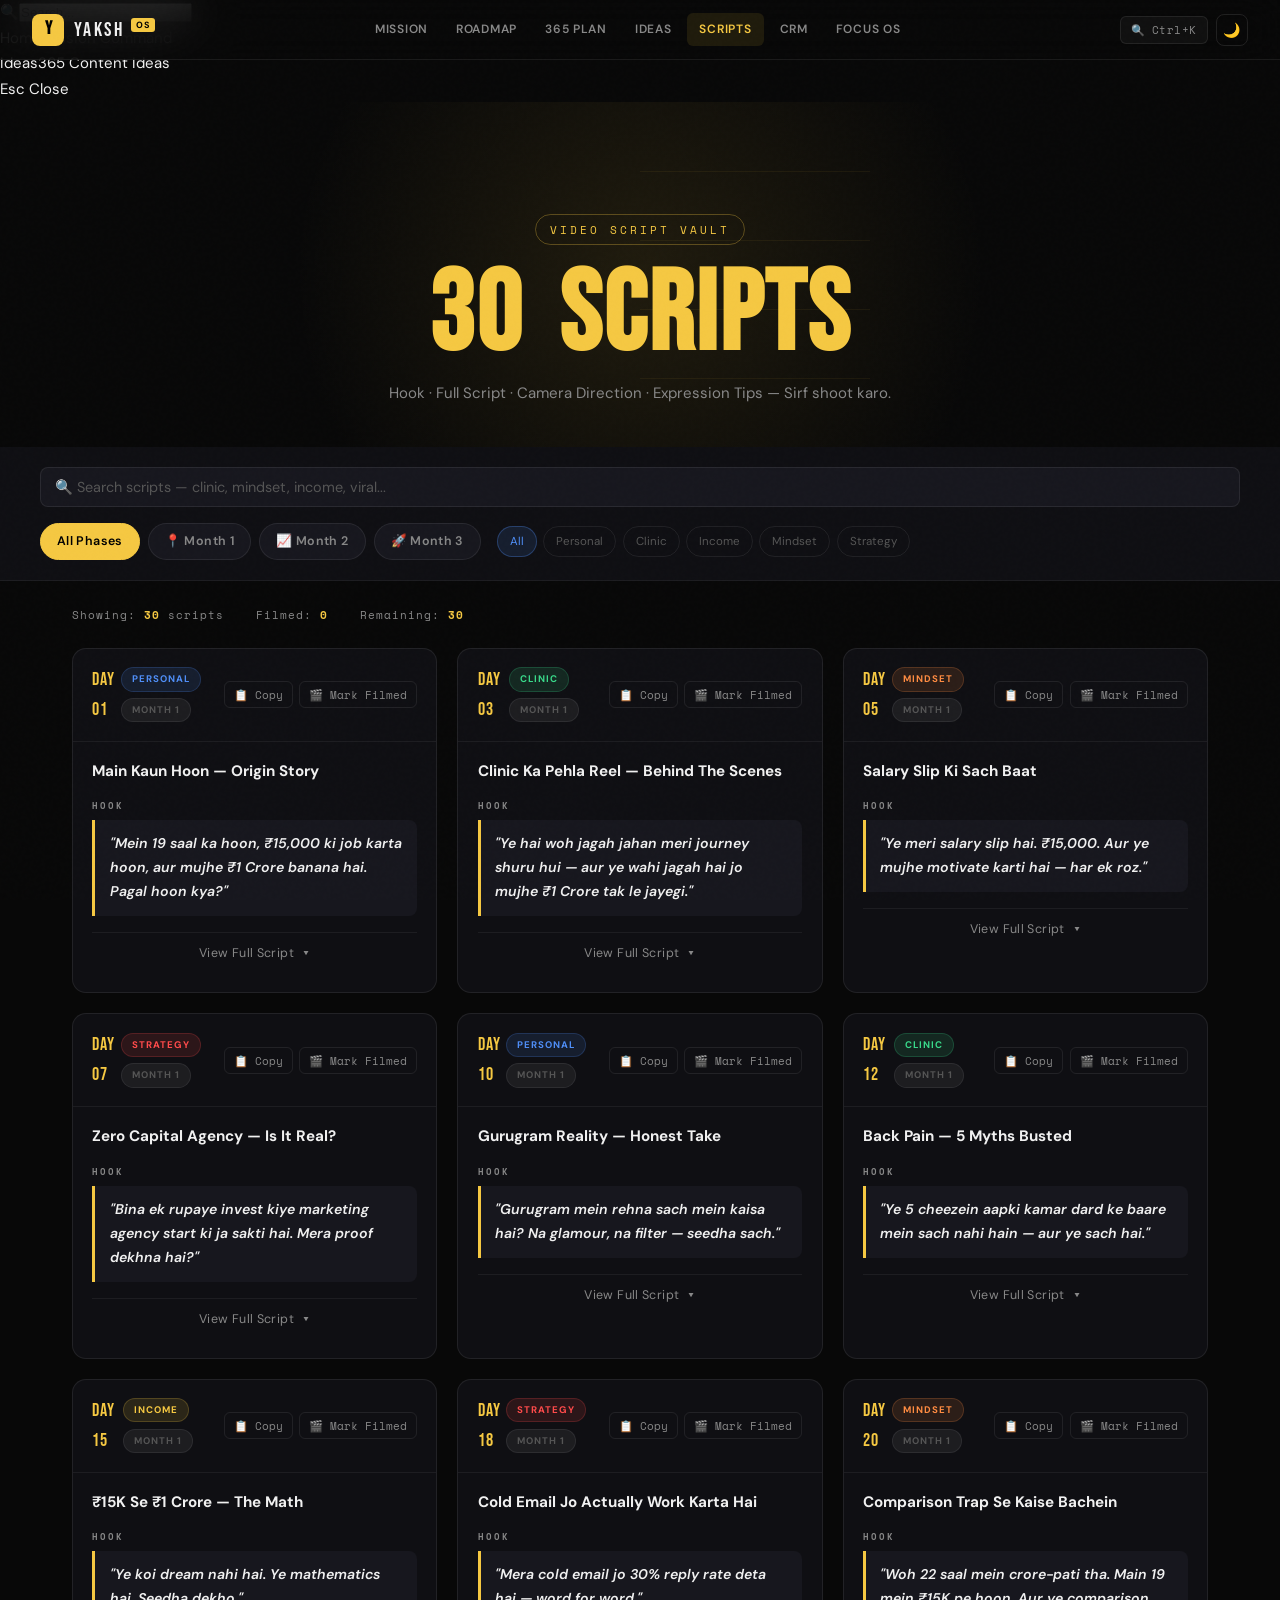
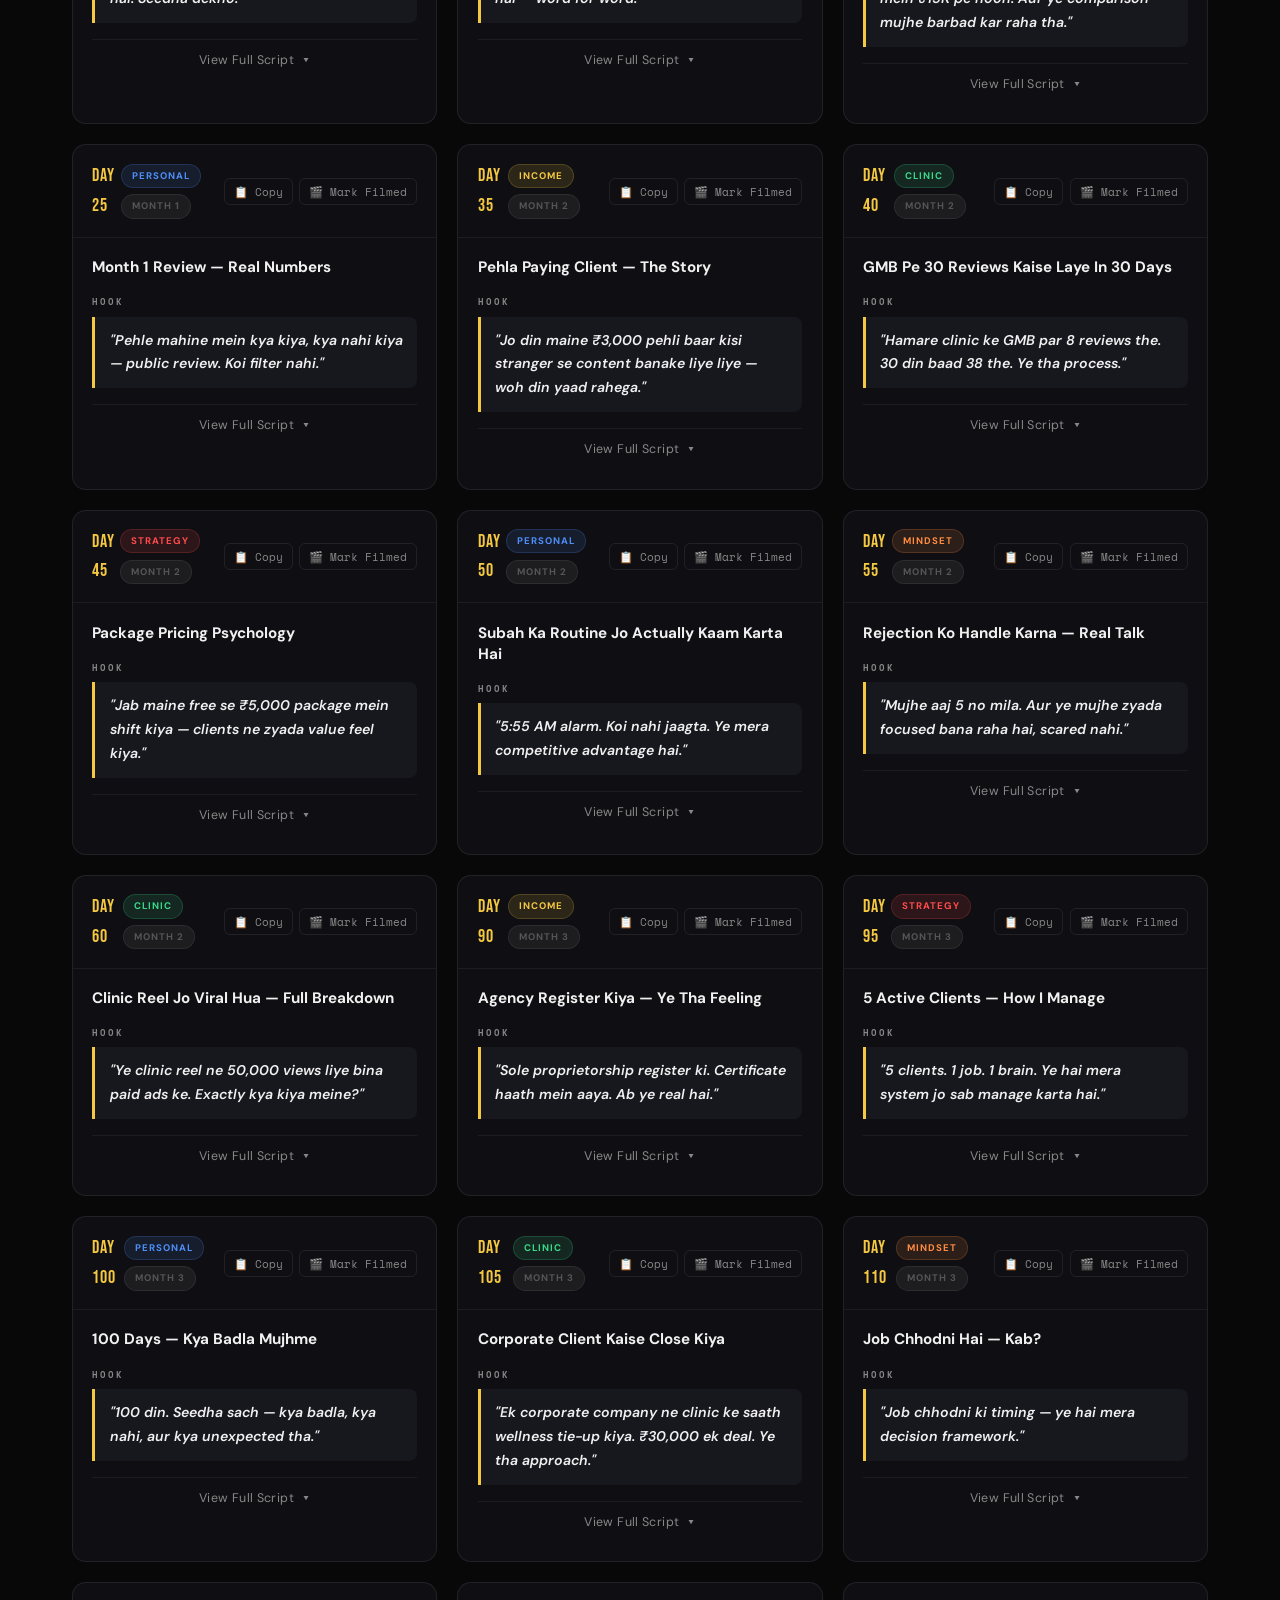
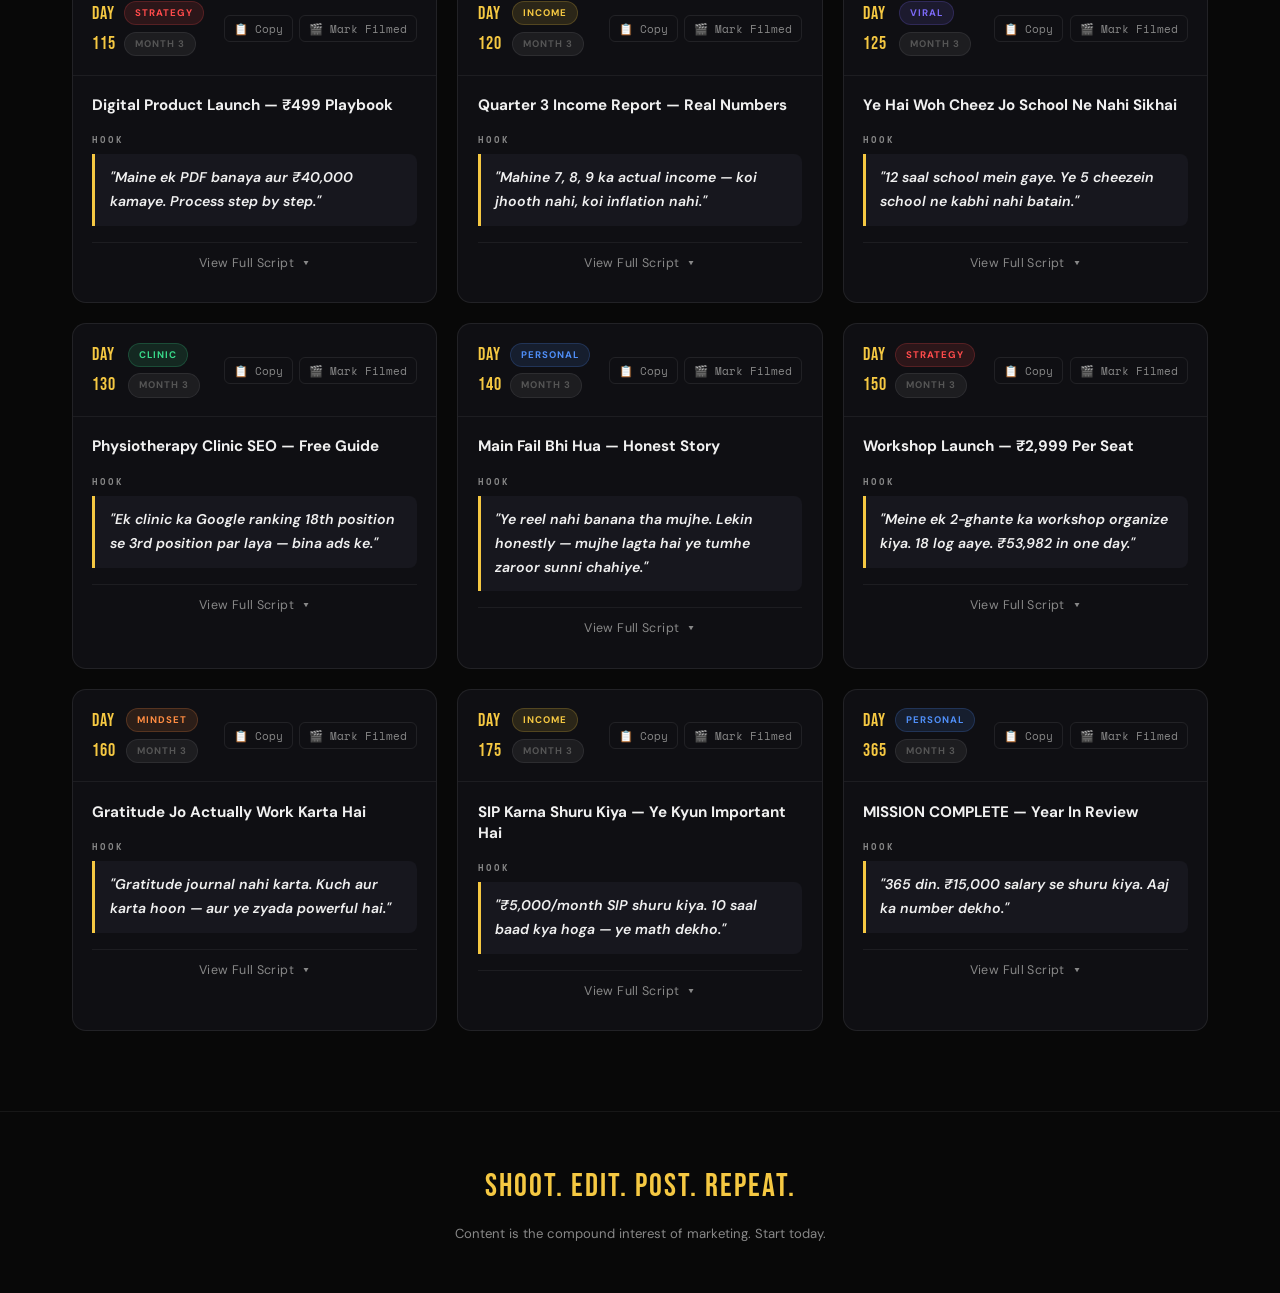
<file: scripts.html>
<!DOCTYPE html>
<html lang="hi">
<head>
<meta charset="UTF-8">
<meta name="viewport" content="width=device-width, initial-scale=1.0">
<title>Yaksh OS — Script Vault</title>
<meta name="description" content="30 complete video scripts — hook, full script, camera direction, expression tips. Phase 1, 2 & 3.">
<meta property="og:title" content="Yaksh OS — Script Vault">
<meta property="og:image" content="shared/og-image.png">
<link rel="stylesheet" href="shared/design-system.css">
<link rel="stylesheet" href="shared/navbar.css">
<link rel="stylesheet" href="shared/loader.css">
<style>
.scripts-hero { padding:7rem 2rem 2.5rem; text-align:center; position:relative; overflow:hidden; }
.scripts-hero h1 { font-family:var(--font-display); font-size:clamp(3rem,9vw,7rem); letter-spacing:2px; line-height:0.93; }
.scripts-hero h1 span { color:var(--gold); }

/* CONTROLS */
.scripts-controls {
  background:var(--bg2); border-bottom:1px solid rgba(255,255,255,0.06);
  padding:1.25rem 2rem; position:sticky; top:60px; z-index:50;
}
.scripts-controls-inner { max-width:1200px; margin:0 auto; display:flex; flex-direction:column; gap:1rem; }
.scripts-search-row { display:flex; gap:1rem; align-items:center; flex-wrap:wrap; }
.scripts-search {
  flex:1; min-width:200px;
  background:var(--bg3); border:1px solid rgba(255,255,255,0.08);
  border-radius:8px; padding:10px 14px; color:var(--text);
  font-family:var(--font-body); font-size:0.9rem; outline:none; transition:border-color 0.2s;
}
.scripts-search:focus { border-color:rgba(245,200,66,0.4); }
.scripts-search::placeholder { color:var(--text-dim); }

.phase-tabs { display:flex; gap:0.5rem; flex-wrap:wrap; }
.phase-tab {
  background:var(--bg3); border:1px solid rgba(255,255,255,0.08);
  color:var(--text-muted); padding:7px 16px; border-radius:20px;
  cursor:pointer; font-size:0.78rem; font-weight:600; letter-spacing:0.03em;
  transition:all 0.2s; white-space:nowrap;
}
.phase-tab:hover { border-color:var(--gold); color:var(--gold); }
.phase-tab.active { background:var(--gold); color:#000; border-color:var(--gold); }

.theme-tabs { display:flex; gap:0.4rem; flex-wrap:wrap; }
.theme-tab {
  background:none; border:1px solid rgba(255,255,255,0.07);
  color:var(--text-dim); padding:5px 12px; border-radius:20px;
  cursor:pointer; font-size:0.72rem; transition:all 0.2s; white-space:nowrap;
}
.theme-tab:hover { border-color:var(--blue); color:var(--blue); }
.theme-tab.active { background:rgba(79,142,247,0.12); color:var(--blue); border-color:rgba(79,142,247,0.3); }

/* SCRIPTS GRID */
.scripts-main { max-width:1200px; margin:0 auto; padding:1.5rem 2rem 5rem; }
.scripts-grid { display:grid; grid-template-columns:repeat(auto-fill,minmax(360px,1fr)); gap:1.25rem; }
.scripts-stats { display:flex; gap:2rem; margin-bottom:1.5rem; flex-wrap:wrap; }
.scripts-stat { font-family:var(--font-mono); font-size:0.7rem; color:var(--text-muted); letter-spacing:1px; }
.scripts-stat strong { color:var(--gold); }

/* SCRIPT CARD */
.script-card {
  background:var(--bg2); border:0.5px solid rgba(255,255,255,0.08);
  border-radius:14px; overflow:hidden; transition:all 0.2s;
}
.script-card:hover { border-color:rgba(245,200,66,0.3); transform:translateY(-2px); box-shadow:0 8px 32px rgba(0,0,0,0.35); }
.script-card.filmed { border-color:rgba(57,217,138,0.3); background:linear-gradient(135deg,rgba(57,217,138,0.03),var(--bg2)); }

.script-card-header {
  padding:1rem 1.2rem;
  display:flex; align-items:center; justify-content:space-between;
  border-bottom:1px solid rgba(255,255,255,0.06);
}
.script-day { font-family:var(--font-display); font-size:1.1rem; color:var(--gold); letter-spacing:1px; }
.script-tags { display:flex; gap:0.4rem; align-items:center; flex-wrap:wrap; }
.script-theme-tag {
  font-size:0.6rem; letter-spacing:1px; text-transform:uppercase;
  padding:3px 10px; border-radius:20px; font-weight:700;
}
.tag-personal { background:rgba(79,142,247,0.12); color:var(--blue); border:1px solid rgba(79,142,247,0.2); }
.tag-clinic   { background:rgba(57,217,138,0.12); color:var(--green); border:1px solid rgba(57,217,138,0.2); }
.tag-income   { background:rgba(245,200,66,0.12); color:var(--gold);  border:1px solid rgba(245,200,66,0.2); }
.tag-mindset  { background:rgba(255,140,66,0.12); color:var(--orange);border:1px solid rgba(255,140,66,0.2); }
.tag-strategy { background:rgba(255,75,75,0.12);  color:var(--red);   border:1px solid rgba(255,75,75,0.2); }
.tag-viral    { background:rgba(124,106,247,0.12);color:var(--purple);border:1px solid rgba(124,106,247,0.2); }

.script-actions { display:flex; gap:0.4rem; align-items:center; }
.script-btn {
  background:none; border:1px solid rgba(255,255,255,0.08); border-radius:6px;
  color:var(--text-muted); font-size:0.7rem; padding:4px 9px; cursor:pointer;
  transition:all 0.2s; font-family:var(--font-mono); white-space:nowrap;
}
.script-btn:hover { border-color:var(--gold); color:var(--gold); }
.script-btn.filmed-btn.active { background:rgba(57,217,138,0.12); color:var(--green); border-color:rgba(57,217,138,0.3); }

.script-body { padding:1.2rem; }
.script-title { font-weight:700; font-size:0.95rem; margin-bottom:1rem; color:var(--text); line-height:1.4; }

.script-section { margin-bottom:1rem; }
.script-section-label {
  font-size:0.58rem; font-weight:700; letter-spacing:2px; text-transform:uppercase;
  color:var(--text-muted); margin-bottom:0.4rem; font-family:var(--font-mono);
}
.hook-text {
  background:var(--bg3); border-left:3px solid var(--gold);
  padding:0.75rem 0.9rem; border-radius:0 8px 8px 0;
  font-size:0.88rem; color:var(--text); font-style:italic; font-weight:600;
}
.body-text { font-size:0.83rem; color:var(--text-muted); line-height:1.85; }
.cta-text {
  background:var(--bg3); border:1px dashed rgba(245,200,66,0.25);
  padding:0.65rem 0.9rem; border-radius:8px; font-size:0.8rem; color:var(--gold-dim);
}
.camera-dir {
  background:rgba(124,106,247,0.06); border:1px solid rgba(124,106,247,0.15);
  border-radius:8px; padding:0.65rem 0.9rem; font-size:0.78rem; color:var(--purple);
}
.expression-box {
  background:rgba(57,217,138,0.05); border:1px solid rgba(57,217,138,0.15);
  border-radius:8px; padding:0.65rem 0.9rem; font-size:0.78rem; color:var(--green);
}

/* EXPAND TOGGLE */
.script-expand-btn {
  width:100%; background:none; border:none; border-top:1px solid rgba(255,255,255,0.06);
  color:var(--text-muted); font-size:0.78rem; padding:0.75rem; cursor:pointer;
  transition:all 0.2s; font-family:var(--font-body); letter-spacing:0.03em;
  display:flex; align-items:center; justify-content:center; gap:0.5rem;
}
.script-expand-btn:hover { color:var(--gold); background:rgba(245,200,66,0.04); }
.script-full-body { display:none; }
.script-card.expanded .script-full-body { display:block; }
.script-card.expanded .script-expand-btn { border-top:none; border-bottom:1px solid rgba(255,255,255,0.06); color:var(--gold); }
.expand-icon { transition:transform 0.3s; }
.script-card.expanded .expand-icon { transform:rotate(180deg); }

/* NO RESULTS */
.no-scripts { text-align:center; padding:4rem 2rem; color:var(--text-dim); font-family:var(--font-mono); font-size:0.85rem; }

/* LIGHT MODE */
body.light-mode { --bg:#fafafa; --bg2:#fff; --bg3:#f3f3f7; --text:#111; --text-muted:#666; --text-dim:#aaa; }

/* RESPONSIVE */
@media (max-width:768px) {
  .scripts-grid { grid-template-columns:1fr; }
  .scripts-main { padding:1.5rem 1.25rem 4rem; }
  .scripts-controls { padding:1rem 1.25rem; }
}
</style>
</head>
<body>

<div id="page-loader">
  <div class="speed-lines"><span></span><span></span><span></span><span></span></div>
  <div class="loader"><div class="loader-body"><span class="trail"></span><div class="base"><span></span><div class="face"></div></div><div class="fazer"></div><div class="fazer"></div><div class="fazer"></div><div class="fazer"></div></div></div>
  <p class="loader-label">Loading Script Vault</p>
</div>
<div id="global-search"><div class="search-modal"><div class="search-input-wrap"><span class="search-icon">🔍</span><input type="text" id="search-input" placeholder="Search..." autocomplete="off"></div><div class="search-results"><div class="search-result-item" onclick="location.href='index.html'"><span class="sr-page">Home</span><span class="sr-title">Mission Command</span></div><div class="search-result-item" onclick="location.href='content-ideas.html'"><span class="sr-page">Ideas</span><span class="sr-title">365 Content Ideas</span></div></div><div class="search-hint"><span>Esc Close</span></div></div></div>

<nav class="yaksh-nav">
  <a href="index.html" class="nav-brand"><div class="nav-logo">Y</div><span class="nav-name">YAKSH <span class="nav-tag">OS</span></span></a>
  <div class="nav-links">
    <a href="index.html">Mission</a><a href="roadmap.html">Roadmap</a><a href="blueprint.html">365 Plan</a>
    <a href="content-ideas.html">Ideas</a><a href="scripts.html">Scripts</a><a href="crm.html">CRM</a><a href="focus-os.html">Focus OS</a>
  </div>
  <div class="nav-actions">
    <button class="nav-search-btn">🔍 <span>Ctrl+K</span></button>
    <button class="theme-toggle">🌙</button>
    <button class="nav-hamburger" aria-label="Menu">☰</button>
  </div>
</nav>

<section class="scripts-hero">
  <div class="hero-glow"></div>
  <div class="speed-lines"><span></span><span></span><span></span><span></span></div>
  <span style="font-family:var(--font-mono);font-size:0.7rem;color:var(--gold);letter-spacing:3px;text-transform:uppercase;border:1px solid rgba(245,200,66,0.3);padding:5px 14px;border-radius:20px;display:inline-block;margin-bottom:1.25rem;animation:fadeUp 0.6s ease both;">Video Script Vault</span>
  <h1 class="letter-animate">30 SCRIPTS</h1>
  <p style="color:var(--text-muted);margin-top:0.75rem;animation:fadeUp 0.6s 0.3s ease both;">Hook · Full Script · Camera Direction · Expression Tips — Sirf shoot karo.</p>
</section>

<div class="scripts-controls">
  <div class="scripts-controls-inner">
    <div class="scripts-search-row">
      <input type="text" class="scripts-search" id="scripts-search" placeholder="🔍 Search scripts — clinic, mindset, income, viral..." oninput="filterScripts()">
    </div>
    <div style="display:flex;gap:1rem;align-items:center;flex-wrap:wrap;">
      <div class="phase-tabs">
        <span class="phase-tab active" onclick="setPhase(this,'all')">All Phases</span>
        <span class="phase-tab" onclick="setPhase(this,'1')">📍 Month 1</span>
        <span class="phase-tab" onclick="setPhase(this,'2')">📈 Month 2</span>
        <span class="phase-tab" onclick="setPhase(this,'3')">🚀 Month 3</span>
      </div>
      <div class="theme-tabs" id="theme-tabs">
        <span class="theme-tab active" onclick="setTheme(this,'all')">All</span>
        <span class="theme-tab" onclick="setTheme(this,'personal')">Personal</span>
        <span class="theme-tab" onclick="setTheme(this,'clinic')">Clinic</span>
        <span class="theme-tab" onclick="setTheme(this,'income')">Income</span>
        <span class="theme-tab" onclick="setTheme(this,'mindset')">Mindset</span>
        <span class="theme-tab" onclick="setTheme(this,'strategy')">Strategy</span>
      </div>
    </div>
  </div>
</div>

<div class="scripts-main">
  <div class="scripts-stats">
    <span class="scripts-stat">Showing: <strong id="scripts-showing">30</strong> scripts</span>
    <span class="scripts-stat">Filmed: <strong id="scripts-filmed">0</strong></span>
    <span class="scripts-stat">Remaining: <strong id="scripts-remaining">30</strong></span>
  </div>
  <div class="scripts-grid" id="scripts-grid"></div>
  <div class="no-scripts" id="no-scripts" style="display:none;">😕 No scripts found. Try different filters.</div>
</div>

<footer style="border-top:1px solid rgba(255,255,255,0.06);padding:3rem 2rem;text-align:center;">
  <div style="font-family:var(--font-display);font-size:2rem;color:var(--gold);letter-spacing:2px;">SHOOT. EDIT. POST. REPEAT.</div>
  <p style="color:var(--text-muted);font-size:0.82rem;margin-top:0.5rem;">Content is the compound interest of marketing. Start today.</p>
</footer>

<script src="shared/loader.js"></script>
<script src="shared/navbar.js"></script>
<script>
const scriptsData = [
  { id:1, phase:1, theme:'personal', day:'Day 01', title:'Main Kaun Hoon — Origin Story', hook:'Mein 19 saal ka hoon, ₹15,000 ki job karta hoon, aur mujhe ₹1 Crore banana hai. Pagal hoon kya?', body:`Mera naam Yaksh hai. Gurugram mein ek physiotherapy clinic mein receptionist hoon.\n\nHar roz 9 se 7, ₹15,000 mahine mein. Ek room rent, khana, commute — aur bacha? Almost kuch nahi.\n\nLekin ek din kuch click kiya. Meine socha — mujhe video editing aati hai. Graphic design aati hai. Social media ka kuch samajh hai.\n\nToh main kisi aur ke liye kyun kaam karunga jab main ye sab apne liye use kar sakta hoon?\n\nAaj se — publicly — main ek goal le raha hoon:\n\n365 din mein ₹1 Crore.\n\nSab public hoga. Wins, fails, learnings — sab kuch.`, cta:'Follow karo agar tujhe ye journey dekhni hai. Mein aaj se shuru kar raha hoon.', camera:'Face cam. Natural lighting. No studio. Dono haath occasionally gesture karein.', expression:'Intense but calm. Slightly smiling at the end. Direct eye contact throughout.', },
  { id:2, phase:1, theme:'clinic', day:'Day 03', title:'Clinic Ka Pehla Reel — Behind The Scenes', hook:'Ye hai woh jagah jahan meri journey shuru hui — aur ye wahi jagah hai jo mujhe ₹1 Crore tak le jayegi.', body:`Ye meri clinic hai. Physiotherapy clinic, Gurugram mein.\n\nYahan roz 20–30 patients aate hain. Dard ke saath. Aur leave karte hain — better feel karke.\n\nMain yahaan receptionist hoon. Lekin mujhe ek cheez pata chal gayi:\n\nIs clinic ki koi online presence nahi hai. Instagram followers: 200. GMB reviews: 8. Website: nahi ke barabar.\n\nYe meri opportunity hai.\n\nMain yahan ka marketing free mein karunga. Results dikhaoonga. Aur woh results mera portfolio banega jisse main dusre clients laoonga.\n\nYahi hai mera plan.`, cta:'Follow karo — ye experiment live dekho.', camera:'B-roll of clinic (with permission). Walk-through style. End on your face.', expression:'Excited, purposeful. Show the "I have a plan" energy.', },
  { id:3, phase:1, theme:'mindset', day:'Day 05', title:'Salary Slip Ki Sach Baat', hook:'Ye meri salary slip hai. ₹15,000. Aur ye mujhe motivate karti hai — har ek roz.', body:`Log salary slip se darte hain jab wo kam hoti hai.\n\nMein isse motivational poster ki tarah use karta hoon.\n\nHar subah jab main uthta hoon aur mann nahi karta kaam karne ka — main ye dekh leta hoon.\n\n₹15,000.\n\nAur soch leta hoon: kya main is number ke saath comfortable rahon?\n\nYa kuch karon uske baare mein?\n\nAnswer clear hai.\n\nMaine 6 mahine pehle ye sochna shuru kiya tha. Aaj maine action liya.`, cta:'Teri salary slip kya kehti hai tujhe? Comment mein bata.', camera:'Close-up of salary slip (amount can be blurred). Then face reveal.', expression:'Raw. Honest. Not sad — determined.', },
  { id:4, phase:1, theme:'strategy', day:'Day 07', title:'Zero Capital Agency — Is It Real?', hook:'Bina ek rupaye invest kiye marketing agency start ki ja sakti hai. Mera proof dekhna hai?', body:`Log sochte hain business start karne ke liye capital chahiye.\n\nLet me break that myth.\n\nMujhe kya chahiye tha:\n1. Video editing skill — already hai\n2. Canva — free version\n3. Email account — free\n4. Phone camera — mera phone kaafi hai\n5. Pehla client — mere hi clinic ka case study\n\nTotal investment: ₹0.\n\nMera pehla client: free mein kaam kiya. Kyunki free kaam = paid portfolio.\nDusra client: ₹3,000. Teesra: ₹5,000.\n\nYe exponential hai — agar execute karo toh.`, cta:'Comment mein batao: tum kaunsi skill se start karoge?', camera:'Talking head + text overlay listing each point.', expression:'Confident teacher energy. Slightly fast-paced delivery.', },
  { id:5, phase:1, theme:'personal', day:'Day 10', title:'Gurugram Reality — Honest Take', hook:'Gurugram mein rehna sach mein kaisa hai? Na glamour, na filter — seedha sach.', body:`Gurugram mein rehne ka matlab hai:\n\nChal chalke metro station 15 minute.\nRent: ₹8,000–12,000 for 1 BHK sharing.\nKhana: ₹150–200 per meal.\nCommmute: 1.5 ghante aane-jaane mein.\n\nAur itne mein ₹15,000 salary mein savings? Almost zero.\n\nLekin Gurugram ki ek cheez jo log miss karte hain:\n\nYahaan itni companies hain, itna network hai, itne opportunities hain — ki agar tu networked ho toh sab kuch possible hai.\n\nMain isi city ko apna launchpad bana raha hoon. Judge karo ya follow karo — choice tumhari.`, cta:'Gurugram mein ho? Ya kisi aur city se ye relatable hai? Comment karo.', camera:'Walk-and-talk style. City background. Authentic, not staged.', expression:'Real talk energy. No BS. Occasional dry humor.', },
  { id:6, phase:1, theme:'clinic', day:'Day 12', title:'Back Pain — 5 Myths Busted', hook:'Ye 5 cheezein aapki kamar dard ke baare mein sach nahi hain — aur ye sach hai.', body:`Myth 1: Bed rest se kamar thik ho jaata hai.\nSach: Light movement recovery ko tez karti hai.\n\nMyth 2: Back pain = spine problem.\nSach: 90% cases mein muscles ya posture problem hai.\n\nMyth 3: Yoga se sabka back pain thik hota hai.\nSach: Wrong yoga can make it worse. Supervised therapy pehle.\n\nMyth 4: Pain hona matlab damaged hai.\nSach: Pain is a signal, not always damage.\n\nMyth 5: Physiotherapy is painful.\nSach: Good physio is targeted relief — not torture.`, cta:'Aur myths hain? Comment mein puchho — next video mein answer karunga.', camera:'Talking head. Text appear on screen for each myth/fact pair.', expression:'Authoritative but approachable. Slight humor on myth reveals.', },
  { id:7, phase:1, theme:'income', day:'Day 15', title:'₹15K Se ₹1 Crore — The Math', hook:'Ye koi dream nahi hai. Ye mathematics hai. Seedha dekho.', body:`Month 1: ₹18,000 (job ₹15K + 1 freelance client ₹3K)\nMonth 3: ₹42,000 (5 clients)\nMonth 6: ₹1,10,000 (agency mode)\nMonth 9: ₹2,00,000 (systems + multiple streams)\nMonth 12: ₹4,00,000+\n\nTotal Year 1: ₹1 Crore+ cumulative.\n\nKya ye guaranteed hai? Nahi.\nKya ye possible hai? 100%.\n\nCondition sirf ek hai:\nHar mahine better execute karo previous mahine se.\n\nMath toh tum bhi kar sakte ho.`, cta:'Ye math apne situation pe apply karo. Comment mein share karo number.', camera:'Whiteboard or phone notes showing the numbers live.', expression:'Calculated. Serious. Let the numbers speak.', },
  { id:8, phase:1, theme:'strategy', day:'Day 18', title:'Cold Email Jo Actually Work Karta Hai', hook:'Mera cold email jo 30% reply rate deta hai — word for word.', body:`Subject: [Clinic Name] ke results dekhe meine — ek cheez share karna tha\n\nBody:\n"Hi [Name],\n\nMaine aapke clinic ka GMB dekha — great reviews hain!\n\nMaine pichle mahine ek similar clinic ke liye Instagram content banaya. Result: followers 200 se 1,200 ho gaye, 3 new corporate tie-ups.\n\nMujhe lagta hai similar results aapke liye bhi possible hain.\n\n15 minute ki call le sakte hain is hafte?"\n\nBas itna. Short, specific, value-first.`, cta:'Apna cold email template comment mein share karo — feedback dunga.', camera:'Screen record of typing the email. Then face-cam conclusion.', expression:'Matter-of-fact. This is a system, not a trick.', },
  { id:9, phase:1, theme:'mindset', day:'Day 20', title:'Comparison Trap Se Kaise Bachein', hook:'Woh 22 saal mein crore-pati tha. Main 19 mein ₹15K pe hoon. Aur ye comparison mujhe barbad kar raha tha.', body:`Social media dekho toh lagta hai:\nHar koi successful hai.\nHar koi zyada kama raha hai.\nHar koi faster hai.\n\nPehle main bhi yahi sochta tha.\n\nPhir meine ek simple experiment kiya:\nMaine unhe track karna band kiya.\nAur khud ko track karna shuru kiya.\n\nDay 1 vs Day 30 khud ki comparison.\nWeek 1 vs Week 4 khud ki comparison.\n\nProgress dikhi. Real progress.\n\nComparison competitor se nahi — khud ke purane version se karo.`, cta:'Sirf ek cheez: unfollow karo jisse comparison feel ho. Aaj. Abhi.', camera:'Personal, intimate. Close shot. Almost confessional.', expression:'Vulnerable start. Strong finish. Personal journey feel.', },
  { id:10, phase:1, theme:'personal', day:'Day 25', title:'Month 1 Review — Real Numbers', hook:'Pehle mahine mein kya kiya, kya nahi kiya — public review. Koi filter nahi.', body:`Month 1 targets:\n✅ Clinic Instagram setup: Done\n✅ GMB optimization: Done\n✅ Portfolio website: Done\n❌ Pehla paying client: Not yet\n✅ 30 cold emails: Done (12 replies, 0 closed)\n✅ Daily posting: 23/30 days\n\nIncome: ₹15,000 (job only)\nTarget tha: ₹18,000\nGap: ₹3,000\n\nLearning:\nCold email replies mil rahe hain.\nClosing karna mushkil hai.\nMonth 2 main closing par focus karunga.`, cta:'Tumhara month 1 kaisa gaya? Comment mein batao.', camera:'Laptop screen showing the tracker. Face cam for commentary.', expression:'Honest. Not discouraged. Learning mode.', },
  // PHASE 2
  { id:11, phase:2, theme:'income', day:'Day 35', title:'Pehla Paying Client — The Story', hook:'Jo din maine ₹3,000 pehli baar kisi stranger se content banake liye liye — woh din yaad rahega.', body:`Main 3 hafte se cold emails kar raha tha.\n\n12 replies. 0 conversions.\n\nPhir ek local gym owner ne reply kiya.\n"Aao milte hain."\n\nMeeting 45 minutes ki. Dono nervous the.\n\nUnhone kaha: "₹2,000 karoge?"\nMeine kaha: "₹3,000 minimum hai."\nUnhone socha. 30 second silence.\nPhir: "Theek hai."\n\nPehle ₹3,000 — meri life mein sabse important ₹3,000.\n\nJob income se nahi. Skill se.`, cta:'Comment karo: tumhara pehla paying client kab aayega?', camera:'Storytelling style. Slow start, build up to the "yes" moment.', expression:'Nostalgic but excited. Let the story breathe.', },
  { id:12, phase:2, theme:'clinic', day:'Day 40', title:'GMB Pe 30 Reviews Kaise Laye In 30 Days', hook:'Hamare clinic ke GMB par 8 reviews the. 30 din baad 38 the. Ye tha process.', body:`Step 1: Identify happy patients.\nStaff ne daily 2-3 patients ko identify kiya post-treatment.\n\nStep 2: WhatsApp review request.\nTemplate: "Aapka experience share karna chahenge? 2 minute Google review mein bada help karega."\nLink direct diya.\n\nStep 3: In-person ask.\nReception par: "Ek favor chahiye tha — Google review de sakte hain?"\n\nStep 4: Weekly tracking.\nHar hafte count karo. Celebrate each one.\n\nResult: 8 to 38 reviews. 4.8 star rating. 3 new patients from Google.`, cta:'Apne client ke GMB reviews kaun track karta hai? Comment mein batao.', camera:'Split: GMB screenshot (start) + process explanation + final result.', expression:'Practical. Problem-solving energy. Show the wins.', },
  { id:13, phase:2, theme:'strategy', day:'Day 45', title:'Package Pricing Psychology', hook:'Jab maine free se ₹5,000 package mein shift kiya — clients ne zyada value feel kiya.', body:`Ye paradox lagta hai.\nLekin ye truth hai.\n\nFree mein kaam karo:\n- Client assumes it has less value\n- They don't implement your work\n- They don't prioritize meetings\n\n₹5,000 package:\n- They show up to meetings on time\n- They implement suggestions\n- They trust your expertise\n\nPricing = positioning.\nLow price = low trust.\n\nMere packages:\nStarter: ₹5,000/month (social media management)\nGrowth: ₹12,000/month (content + ads)\nPremium: ₹25,000/month (full marketing)`, cta:'Tumhari current pricing kya hai? Comment karo — feedback dunga.', camera:'Talking head with phone notes showing pricing structure.', expression:'Confident expert. This is not opinion — this is experience.', },
  { id:14, phase:2, theme:'personal', day:'Day 50', title:'Subah Ka Routine Jo Actually Kaam Karta Hai', hook:'5:55 AM alarm. Koi nahi jaagta. Ye mera competitive advantage hai.', body:`5:55 AM: Alarm. No snooze.\n\n6:00–6:05: Bina phone ke aankhein kholo. Sirf lete raho. Breathe.\n\n6:05–6:15: Paani, freshness, 10 squats.\n\n6:15–7:15: Deep work. Skill learning ya client work. No social media.\n\n7:15–7:30: Content idea note karna. Journal 3 lines.\n\n7:30: Job ke liye ready.\n\nIs ek ghante mein main itna karta hoon jo zyada log poore din mein nahi karte.\n\nKyunki duniya 8 baje jaagti hai. Main 6 baje shuru karta hoon.\n\nWoh 2 ghante mera unfair advantage hain.`, cta:'Tumhara morning routine kya hai? Sach batao — comment mein.', camera:'Time-lapse or actual morning b-roll. Real apartment, real routine.', expression:'Calm, focused energy. Not hyped up — grounded and purposeful.', },
  { id:15, phase:2, theme:'mindset', day:'Day 55', title:'Rejection Ko Handle Karna — Real Talk', hook:'Mujhe aaj 5 no mila. Aur ye mujhe zyada focused bana raha hai, scared nahi.', body:`Cold email bheji — no reply.\nProposal bheja — "budget nahi hai."\nMeeting ki — "let me think about it" (code for no).\n\nPehle ye devastate karta tha.\n\nAb mein count karta hoon:\n\nSales is a numbers game.\n\nHar 10 emails mein 3 replies.\nHar 3 replies mein 1 meeting.\nHar 3 meetings mein 1 client.\n\nToh 30 emails = 1 client.\nAur 1 client = ₹5,000–25,000/month.\n\nHar rejection mujhe ek step closer le jaata hai agle client ke.`, cta:'Tumhara rejection-to-client ratio kya hai? Track karo — it changes everything.', camera:'Casual. Coffee in hand. Feels like talking to a friend.', expression:'Reflective. Wise. Not bitter about rejection — analytical about it.', },
  { id:16, phase:2, theme:'clinic', day:'Day 60', title:'Clinic Reel Jo Viral Hua — Full Breakdown', hook:'Ye clinic reel ne 50,000 views liye bina paid ads ke. Exactly kya kiya meine?', body:`Video: "Physiotherapy Se Pehle vs Baad — 6 Weeks"\n\nPatient ka journey:\nWeek 1: Barely walking, hunched posture\nWeek 6: Running on a treadmill\n\nKya kaam kiya:\n1. Emotional arc — pain to freedom\n2. Real patient, real result (not staged)\n3. Trending audio — upbeat transformation song\n4. Text overlays timed to music\n5. Hook in first 2 seconds: "Is insaan ko 2 mahine pehle ye nahi pata tha ke woh phir chalega"\n\nResult: 50K views. 300 profile visits. 4 new patient inquiries.`, cta:'Before/after content karo — ye formula kisi bhi niche mein kaam karta hai.', camera:'Tutorial style. Show the actual reel + breakdown overlay.', expression:'Teacher mode. Breakdown everything. Actionable insights.', },
  // PHASE 3
  { id:17, phase:3, theme:'income', day:'Day 90', title:'Agency Register Kiya — Ye Tha Feeling', hook:'Sole proprietorship register ki. Certificate haath mein aaya. Ab ye real hai.', body:`3 mahine pehle main receptionist tha.\n\nAaj — mein ek registered marketing agency ka owner hoon.\n\nDocuments:\n- Aadhar + PAN\n- Bank account (current)\n- MSME registration (optional but useful)\n- GST (if >₹20L/year — future)\n\nTotal cost: ₹500–2,000 (legal fees)\n\nTotal time: 3–5 working days\n\nSabse bada mental shift:\nJob pe identity: "receptionist"\nAgency pe identity: "founder"`, cta:'Agency naam rakhna chahte ho? Comment mein apna idea batao.', camera:'Registration certificate reveal. Hold it up. Real moment.', expression:'Pride. Disbelief (good kind). This is a real milestone.', },
  { id:18, phase:3, theme:'strategy', day:'Day 95', title:'5 Active Clients — How I Manage', hook:'5 clients. 1 job. 1 brain. Ye hai mera system jo sab manage karta hai.', body:`Tool stack:\n- Notion: Client CRM, project tracker\n- Canva: All design (batch mode Sundays)\n- Buffer/Meta Planner: Scheduling\n- WhatsApp: Client communication\n- Google Sheets: Billing + income tracker\n\nWeekly routine:\nMonday: Content planning for all clients\nTuesday-Thursday: Creation and delivery\nFriday: Reporting + invoicing\nSunday: Batch design (2 weeks ahead)\n\nKisi ko delegate nahi kiya abhi.\nLekin system hai toh chaos nahi hai.`, cta:'Tumhara client management system kya hai? Share karo.', camera:'Screen recording of Notion dashboard. Then face cam.', expression:'Systems thinker energy. Calm and organized.', },
  { id:19, phase:3, theme:'personal', day:'Day 100', title:'100 Days — Kya Badla Mujhme', hook:'100 din. Seedha sach — kya badla, kya nahi, aur kya unexpected tha.', body:`Changed:\n✅ Morning routine solid hai — 85/100 days\n✅ Income: ₹15K → ₹62K/month\n✅ Confidence in meetings: 10x\n✅ Network: 50+ local business connections\n✅ Skills: Cold email, GMB, Meta Ads basics\n\nNot changed:\n❌ Sleep — still 6-6.5 hours, need 7.5\n❌ Exercise — only 3 days/week, need 5\n❌ Content consistency — missed 15 days\n\nUnexpected:\nThe loneliness of building something. No one around me understands this journey. You guys online do.`, cta:'100 din ke baad — comment karo: kya badla tumhara?', camera:'Reflective. Maybe from the same spot as Day 1 video.', expression:'Honest. Grateful. Still hungry. Slightly emotional but in control.', },
  { id:20, phase:3, theme:'clinic', day:'Day 105', title:'Corporate Client Kaise Close Kiya', hook:'Ek corporate company ne clinic ke saath wellness tie-up kiya. ₹30,000 ek deal. Ye tha approach.', body:`Target: Companies near the clinic (5 km radius)\nApproach: Email to HR manager directly\n\nEmail subject: "Employee Wellness Partnership — [Clinic Name]"\n\nProposal:\n- Free consultation sessions for their employees (once)\n- Discounted packages (15% off)\n- Monthly wellness workshops (₹5,000 extra)\n- ROI pitch: Less sick days = more productivity\n\nMeeting: In-person. Brought data on physiotherapy ROI.\n\nClose: 20 employee sessions/month. ₹30,000 deal.`, cta:'B2B pitching ke liye ready ho? Ye template use karo.', camera:'Storytelling. Show the email, the meeting, the handshake.', expression:'Professional. Proud. Breaking down the system for others.', },
  { id:21, phase:3, theme:'mindset', day:'Day 110', title:'Job Chhodni Hai — Kab?', hook:'Job chhodni ki timing — ye hai mera decision framework.', body:`Rule: Job tab chhodo jab agency income consistently double your job income.\n\nMeri calculation:\nJob: ₹15,000/month\nDouble: ₹30,000/month from agency\nFor 3 consecutive months.\n\nMonth 3: ₹42K (almost there)\nMonth 4: ₹62K (criteria met)\n\nLekin mein 2 more months ruka:\n- Emergency fund: 3 months expenses\n- 5+ retainer clients (stable income)\n- SOPs documented (can work less hours)\n\nKab chhoda? Month 7. ₹1.4L agency income.\n\nRule: Numbers decide. Emotions nahi.`, cta:'Tumhara "quit job" number kya hai? Calculate karo — comment mein share karo.', camera:'Serious talk. Maybe sitting at desk. Write the numbers on paper.', expression:'Logical. Measured. This is math, not emotion.', },
  { id:22, phase:3, theme:'strategy', day:'Day 115', title:'Digital Product Launch — ₹499 Playbook', hook:'Maine ek PDF banaya aur ₹40,000 kamaye. Process step by step.', body:`Product: "Local Business Instagram Growth Playbook"\nPrice: ₹499\nPlatform: Gumroad\n\nWeek 1: Research + outline (real case studies se)\nWeek 2: Write 30-page guide\nWeek 3: Canva design (professional PDF)\nWeek 4: Landing page + payment setup\n\nLaunch strategy:\n- 3 teaser posts (problem it solves)\n- Launch day post + story\n- Limited time offer (₹399 for first 48 hrs)\n- DM to interested followers manually\n\nResults:\n80 sales × ₹399 + 20 × ₹499 = ₹41,900\nTime to make: 3 weekends`, cta:'Tumhara expertise kya hai? Woh PDF ban sakta hai. Comment mein batao.', camera:'Screen share of Gumroad dashboard showing sales. Then explanation.', expression:'Matter-of-fact. Excited but grounded. Repeatable system.', },
  { id:23, phase:3, theme:'income', day:'Day 120', title:'Quarter 3 Income Report — Real Numbers', hook:'Mahine 7, 8, 9 ka actual income — koi jhooth nahi, koi inflation nahi.', body:`Month 7:\nAgency clients (10): ₹1,20,000\nConsulting calls: ₹20,000\nTotal: ₹1,40,000\n\nMonth 8:\nAgency (12 clients): ₹1,40,000\nDigital product: ₹30,000\nTotal: ₹1,70,000\n\nMonth 9:\nAgency: ₹1,60,000\nAll other: ₹40,000\nTotal: ₹2,00,000\n\nQ3 Total: ₹5,10,000\nYear-to-date: ₹7.2 Lakh\n\n₹1 Crore target? Math says: achievable.`, cta:'Financial transparency matters. Share your numbers too — judgment-free zone.', camera:'Google Sheets showing actual numbers. Face cam commentary.', expression:'Confident. Not boastful. Transparent. Celebrating honestly.', },
  { id:24, phase:3, theme:'viral', day:'Day 125', title:'Ye Hai Woh Cheez Jo School Ne Nahi Sikhai', hook:'12 saal school mein gaye. Ye 5 cheezein school ne kabhi nahi batain.', body:`1. How to manage money\n   School taught: algebra. Life needs: budgeting.\n\n2. How to sell\n   School taught: essay writing. Life needs: communication that converts.\n\n3. How taxes work\n   School taught: history. Life needs: how not to lose money to government.\n\n4. How to negotiate\n   School taught: follow rules. Life needs: know how to make rules work for you.\n\n5. How to think — not what to think\n   School taught: memorize. Life needs: critical thinking.`, cta:'Kaun si cheez miss ho gayi? Comment mein batao — 6th lesson add karunga.', camera:'Passionate delivery. Use hand gestures. High energy.', expression:'Slightly indignant but constructive. Building up, not just complaining.', },
  { id:25, phase:3, theme:'clinic', day:'Day 130', title:'Physiotherapy Clinic SEO — Free Guide', hook:'Ek clinic ka Google ranking 18th position se 3rd position par laya — bina ads ke.', body:`Step 1: NAP Consistency (Name, Address, Phone)\nSame on website, GMB, social — everywhere.\n\nStep 2: GMB Category Optimization\n"Physiotherapy clinic" as primary.\nAdd: sports physiotherapy, back pain specialist, etc.\n\nStep 3: Reviews Strategy\n40+ reviews. Respond to every review.\n\nStep 4: Local Content\nBlog posts (even simple ones): "Back Pain Treatment in Gurugram"\n\nStep 5: Photos\n100+ real photos. Staff, clinic, equipment, treatment.\n\nResult: 18 → 3 position in 60 days.`, cta:'Local business hai? Ye 5 steps aaj start karo. Kal pe mat chhodna.', camera:'Screen recording of Google Maps ranking. Tutorial overlay.', expression:'Expert teacher. Walk them through it step by step.', },
  { id:26, phase:3, theme:'personal', day:'Day 140', title:'Main Fail Bhi Hua — Honest Story', hook:'Ye reel nahi banana tha mujhe. Lekin honestly — mujhe lagta hai ye tumhe zaroor sunni chahiye.', body:`Month 4 mein meine ek client lose kiya.\nBest-paying client — ₹15,000/month.\n\nKyun:\nMaine overpromised kiya.\n"100K reach guarentee karunga."\n\nDeliver nahi hua.\n\nWoh upset the. Main upset tha. Contract terminate.\n\nSikhna kya:\n1. Never guarantee results — you can't control the algorithm.\n   Promise effort and process.\n2. Under-promise, over-deliver.\n3. Weekly reporting prevents surprises.\n\nIs failure ne mujhe more honest agency owner banaya.`, cta:'Apni biggest failure batao — comment mein. Ye community judgement-free hai.', camera:'No fancy editing. Just face cam. Real moment.', expression:'Humble. Open. The lesson is more important than the ego.', },
  { id:27, phase:3, theme:'strategy', day:'Day 150', title:'Workshop Launch — ₹2,999 Per Seat', hook:'Meine ek 2-ghante ka workshop organize kiya. 18 log aaye. ₹53,982 in one day.', body:`Topic: "Local Business Ko Online Kaise Lao — Complete Playbook"\n\nFormat: Online Zoom (2 hours)\nPrice: ₹2,999/seat\nSeats: 18 sold out of 20 max\n\nMarketing (zero budget):\n- LinkedIn post (personal experience)\n- Instagram stories (countdown)\n- WhatsApp to existing network\n- Email to client list\n\nDay-of agenda:\n00–30: Problem (why local businesses fail online)\n30–60: Solution (GMB + Instagram + Content)\n60–90: Live demo + Q&A\n90–120: Resources + next steps\n\nPost-event: Recording sold for ₹999 (20 more sales)`, cta:'Workshop banana chahte ho? DM karo — collaborations welcome.', camera:'Show registration page, zoom screenshot, income proof.', expression:'Proud but practical. Break down every step.', },
  { id:28, phase:3, theme:'mindset', day:'Day 160', title:'Gratitude Jo Actually Work Karta Hai', hook:'Gratitude journal nahi karta. Kuch aur karta hoon — aur ye zyada powerful hai.', body:`Most gratitude advice: "Write 3 things you're grateful for."\n\nProblem: It becomes mechanical after week 2.\n\nMera method:\n\n"Gratitude contrast" —\n\nHar raat likho:\nAaj jo ek cheez acha hua...\nAur imagine karo: Agar ye nahi hota?\n\nExample:\n"Client ne payment kiya." → "Imagine: woh ghost karta."\n\nContrast creates genuine feeling.\nNot just listing — feeling it.\n\nThis technique changed my mornings.`, cta:'Aaj raat try karo. Comment mein batao — kya feel hua?', camera:'Personal. Evening vibe. Slightly philosophical but grounded.', expression:'Reflective. Calm. This is a tool, not a lecture.', },
  { id:29, phase:3, theme:'income', day:'Day 175', title:'SIP Karna Shuru Kiya — Ye Kyun Important Hai', hook:'₹5,000/month SIP shuru kiya. 10 saal baad kya hoga — ye math dekho.', body:`SIP: Systematic Investment Plan\nAmount: ₹5,000/month\nFund: Nifty 50 Index Fund\nExpected return: 12% annually\n\n5 year value: ₹4,06,000 invested → ₹4,84,000+\n10 year value: ₹9,72,000 invested → ₹11,50,000+\n15 year value: ₹14,38,000 invested → ₹25,00,000+\n\nMagic of compounding.\n\nMain 19 saal ka hoon. Agar 30 saal tak karta rahoon:\nSame ₹5,000/month = potential ₹1.7 Crore+\n\nAgency income build karo.\nSIP se wealth build karo.\nDono parallel.`, cta:'SIP shuru karo aaj. Even ₹500 se. Consistency matters, amount nahi.', camera:'Zerodha/Groww app screen share. Chart showing growth.', expression:'Financial educator. Calm, confident, future-focused.', },
  { id:30, phase:3, theme:'personal', day:'Day 365', title:'MISSION COMPLETE — Year In Review', hook:'365 din. ₹15,000 salary se shuru kiya. Aaj ka number dekho.', body:`Day 1:\nJob: ₹15,000/month\nFreelance: ₹0\nSavings: ₹0\nClients: 0\nFollowers: 300\n\nDay 365:\nAgency revenue: ₹3,50,000+/month\nDigital products: ₹40,000/month\nConsulting: ₹20,000/month\nTotal: ₹4,10,000+/month\n\nInvestments started: ✅\nTeam: 2 people ✅\nJob: Transitioned out ✅\nMission: ₹1 Crore cumulative — ✅\n\nLekin sabse badi cheez:\n\nMain ab janta hoon ki main ₹1 Crore bana sakta hoon.\nAur ab 5 Crore ka plan shuru ho raha hai.`, cta:'Ye journey tumhara bhi ho sakta hai. Follow karo. Year 2 shuru ho raha hai.', camera:'Same location as Day 1 video. Full circle moment.', expression:'Emotional. Proud. Grateful. But already looking ahead.', },
];

let activePhase = 'all';
let activeTheme = 'all';
let searchQuery = '';

function renderScripts() {
  const grid = document.getElementById('scripts-grid');
  const noScripts = document.getElementById('no-scripts');
  grid.innerHTML = '';

  const filtered = scriptsData.filter(s => {
    const matchPhase = activePhase === 'all' || s.phase == activePhase;
    const matchTheme = activeTheme === 'all' || s.theme === activeTheme;
    const q = searchQuery.toLowerCase();
    const matchSearch = !q || s.title.toLowerCase().includes(q) || s.hook.toLowerCase().includes(q) || s.theme.toLowerCase().includes(q);
    return matchPhase && matchTheme && matchSearch;
  });

  document.getElementById('scripts-showing').textContent = filtered.length;
  const filmed = scriptsData.filter(s => localStorage.getItem('yaksh-script-filmed-' + s.id)).length;
  document.getElementById('scripts-filmed').textContent = filmed;
  document.getElementById('scripts-remaining').textContent = scriptsData.length - filmed;

  if (filtered.length === 0) { noScripts.style.display = 'block'; return; }
  noScripts.style.display = 'none';

  filtered.forEach(s => {
    const isFilmed = !!localStorage.getItem('yaksh-script-filmed-' + s.id);
    const card = document.createElement('div');
    card.className = `script-card ${isFilmed ? 'filmed' : ''}`;
    card.innerHTML = `
      <div class="script-card-header">
        <div class="script-day">${s.day}</div>
        <div class="script-tags">
          <span class="script-theme-tag tag-${s.theme}">${s.theme}</span>
          <span class="script-theme-tag" style="background:rgba(255,255,255,0.06);color:var(--text-dim);border:1px solid rgba(255,255,255,0.07);">Month ${s.phase}</span>
        </div>
        <div class="script-actions">
          <button class="script-btn" onclick="copyScript(${s.id})">📋 Copy</button>
          <button class="script-btn filmed-btn ${isFilmed ? 'active' : ''}" onclick="toggleFilmed(${s.id},this)">🎬 ${isFilmed ? 'Filmed' : 'Mark Filmed'}</button>
        </div>
      </div>
      <div class="script-body">
        <div class="script-title">${s.title}</div>
        <div class="script-section">
          <div class="script-section-label">Hook</div>
          <div class="hook-text">"${s.hook}"</div>
        </div>
        <button class="script-expand-btn" onclick="this.closest('.script-card').classList.toggle('expanded');this.querySelector('.expand-icon').style.transform=this.closest('.script-card').classList.contains('expanded')?'rotate(180deg)':''">
          <span>View Full Script</span>
          <span class="expand-icon">▾</span>
        </button>
        <div class="script-full-body">
          <div class="script-section" style="padding:0 0 0.75rem;">
            <div class="script-section-label">Full Script</div>
            <div class="body-text">${s.body.replace(/\n/g,'<br>')}</div>
          </div>
          <div class="script-section">
            <div class="script-section-label">CTA</div>
            <div class="cta-text">${s.cta}</div>
          </div>
          <div class="script-section">
            <div class="script-section-label">📷 Camera Direction</div>
            <div class="camera-dir">${s.camera}</div>
          </div>
          <div class="script-section">
            <div class="script-section-label">😊 Expression Tips</div>
            <div class="expression-box">${s.expression}</div>
          </div>
        </div>
      </div>
    `;
    grid.appendChild(card);
  });
}

function setPhase(el, phase) {
  document.querySelectorAll('.phase-tab').forEach(t => t.classList.remove('active'));
  el.classList.add('active');
  activePhase = phase;
  renderScripts();
}
function setTheme(el, theme) {
  document.querySelectorAll('.theme-tab').forEach(t => t.classList.remove('active'));
  el.classList.add('active');
  activeTheme = theme;
  renderScripts();
}
function filterScripts() {
  searchQuery = document.getElementById('scripts-search').value;
  renderScripts();
}
function copyScript(id) {
  const s = scriptsData.find(x => x.id === id);
  if (!s) return;
  const text = `🎬 Script: ${s.title}\n\n📍 ${s.day} | Theme: ${s.theme}\n\n🎣 HOOK:\n"${s.hook}"\n\n📝 FULL SCRIPT:\n${s.body}\n\n📢 CTA:\n${s.cta}\n\n📷 CAMERA:\n${s.camera}\n\n😊 EXPRESSION:\n${s.expression}`;
  navigator.clipboard?.writeText(text).then(() => alert('✅ Full script copied!')).catch(() => alert('Please copy manually.'));
}
function toggleFilmed(id, btn) {
  const key = 'yaksh-script-filmed-' + id;
  if (localStorage.getItem(key)) {
    localStorage.removeItem(key);
    btn.classList.remove('active');
    btn.textContent = '🎬 Mark Filmed';
    btn.closest('.script-card').classList.remove('filmed');
  } else {
    localStorage.setItem(key, '1');
    btn.classList.add('active');
    btn.textContent = '🎬 Filmed';
    btn.closest('.script-card').classList.add('filmed');
  }
  const filmed = scriptsData.filter(s => localStorage.getItem('yaksh-script-filmed-' + s.id)).length;
  document.getElementById('scripts-filmed').textContent = filmed;
  document.getElementById('scripts-remaining').textContent = scriptsData.length - filmed;
}

renderScripts();
</script>
</body>
</html>
</file>
<file: shared/design-system.css>
/* ===================================================
   YAKSH OS — GLOBAL DESIGN SYSTEM
   Version 1.0 | design-system.css
=================================================== */

@import url('https://fonts.googleapis.com/css2?family=Bebas+Neue&family=DM+Sans:ital,opsz,wght@0,9..40,300;0,9..40,400;0,9..40,600;0,9..40,700;1,9..40,400&family=Space+Mono:wght@400;700&family=Playfair+Display:ital,wght@0,400;1,400&display=swap');

/* ===== CSS VARIABLES ===== */
:root {
  /* Backgrounds */
  --bg:        #080808;
  --bg2:       #0f0f13;
  --bg3:       #17171e;
  --bg4:       #1e1e28;

  /* Brand Accents */
  --gold:      #F5C842;
  --gold-dim:  #c49a20;
  --blue:      #4F8EF7;
  --green:     #39D98A;
  --red:       #FF4B4B;
  --purple:    #7C6AF7;
  --orange:    #FF8C42;

  /* Glassmorphism */
  --glass:           rgba(255,255,255,0.04);
  --glass-border:    rgba(255,255,255,0.10);
  --glass-border2:   rgba(255,255,255,0.06);

  /* Text */
  --text:         #f0f0f0;
  --text-muted:   #888;
  --text-dim:     #555;

  /* Typography */
  --font-display: 'Bebas Neue', cursive;
  --font-body:    'DM Sans', sans-serif;
  --font-mono:    'Space Mono', monospace;
  --font-serif:   'Playfair Display', serif;
}

/* ===== RESET & BASE ===== */
*, *::before, *::after {
  margin: 0;
  padding: 0;
  box-sizing: border-box;
}

html {
  scroll-behavior: smooth;
  font-size: 16px;
}

body {
  background: var(--bg);
  color: var(--text);
  font-family: var(--font-body);
  font-size: 15px;
  line-height: 1.7;
  overflow-x: hidden;
  min-height: 100vh;
}

/* Noise texture overlay */
body::before {
  content: '';
  position: fixed;
  inset: 0;
  background-image: url("data:image/svg+xml,%3Csvg viewBox='0 0 256 256' xmlns='http://www.w3.org/2000/svg'%3E%3Cfilter id='noise'%3E%3CfeTurbulence type='fractalNoise' baseFrequency='0.9' numOctaves='4' stitchTiles='stitch'/%3E%3C/filter%3E%3Crect width='100%25' height='100%25' filter='url(%23noise)' opacity='0.03'/%3E%3C/svg%3E");
  pointer-events: none;
  z-index: 9998;
  opacity: 0.4;
}

/* ===== SCROLLBAR ===== */
::-webkit-scrollbar { width: 4px; }
::-webkit-scrollbar-track { background: var(--bg); }
::-webkit-scrollbar-thumb { background: var(--gold); border-radius: 2px; }

/* ===== PASTEL GRADIENT BG (Hero sections only) ===== */
@keyframes rotate-cw  { to { transform: translate(-50%,-50%) rotate(360deg);  } }
@keyframes rotate-ccw { to { transform: translate(-50%,-50%) rotate(-360deg); } }

.pastel-bg-layer-1 {
  position: absolute; top: 50%; left: 50%;
  width: 200%; height: 200%;
  background: conic-gradient(#ff9aa2, #ffdac1, #e2f0cb, #a2e4ff, #c9afff, #ff9aa2);
  animation: rotate-cw 8s linear infinite;
  filter: blur(50px);
  opacity: 0.12;
  pointer-events: none;
}
.pastel-bg-layer-2 {
  position: absolute; top: 50%; left: 50%;
  width: 180%; height: 180%;
  background: conic-gradient(#ff9aa2, #ffdac1, #e2f0cb, #a2e4ff, #c9afff, #ff9aa2);
  animation: rotate-ccw 10s linear infinite;
  filter: blur(50px);
  opacity: 0.08;
  pointer-events: none;
}

/* ===== SPEED LINES ===== */
.speed-lines { position: absolute; inset: 0; overflow: hidden; pointer-events: none; }
.speed-lines span {
  position: absolute;
  height: 1px;
  width: 18%;
  background: var(--gold);
  opacity: 0.06;
}
.speed-lines span:nth-child(1) { top: 20%; animation: lf 0.6s linear infinite; animation-delay: -5s; }
.speed-lines span:nth-child(2) { top: 40%; animation: lf 0.8s linear infinite; animation-delay: -1s; }
.speed-lines span:nth-child(3) { top: 60%; animation: lf 0.6s linear infinite; }
.speed-lines span:nth-child(4) { top: 80%; animation: lf 0.5s linear infinite; animation-delay: -3s; }
@keyframes lf { 0% { left: 200%; } 100% { left: -200%; opacity: 0; } }

/* ===== LETTER ANIMATION ===== */
@keyframes letterReveal {
  0%   { opacity: 0; transform: translateY(24px); filter: blur(8px); }
  100% { opacity: 1; transform: translateY(0);    filter: blur(0);   }
}
.letter-animate span {
  display: inline-block;
  opacity: 0;
  animation: letterReveal 0.5s cubic-bezier(0.22, 1, 0.36, 1) forwards;
}

/* ===== HERO GLOW ===== */
.hero-glow {
  position: absolute;
  width: 700px; height: 700px;
  background: radial-gradient(circle, rgba(245,200,66,0.10) 0%, transparent 70%);
  top: 50%; left: 50%;
  transform: translate(-50%, -50%);
  pointer-events: none;
}

/* ===== GLOBAL CARD STYLE ===== */
.card {
  background: var(--bg2);
  border: 0.5px solid var(--glass-border);
  border-radius: 12px;
  padding: 1.25rem 1.5rem;
  backdrop-filter: blur(12px);
  transition: border-color 0.2s, transform 0.2s;
}
.card:hover {
  border-color: rgba(245,200,66,0.3);
  transform: translateY(-2px);
}

/* ===== SECTION LAYOUT ===== */
.section-wrap {
  padding: 5rem 2rem;
  max-width: 1200px;
  margin: 0 auto;
}
.section-header { margin-bottom: 3rem; }
.section-tag {
  font-family: var(--font-mono);
  font-size: 0.7rem;
  color: var(--gold);
  letter-spacing: 3px;
  text-transform: uppercase;
  margin-bottom: 0.8rem;
  display: block;
}
.section-header h2 {
  font-family: var(--font-display);
  font-size: clamp(2.2rem, 5vw, 3.5rem);
  letter-spacing: 2px;
  line-height: 1;
}
.section-header p { color: var(--text-muted); margin-top: 0.8rem; max-width: 600px; }

/* ===== BUTTONS ===== */
.btn {
  display: inline-flex;
  align-items: center;
  gap: 8px;
  padding: 12px 28px;
  border-radius: 8px;
  font-family: var(--font-body);
  font-size: 14px;
  font-weight: 600;
  letter-spacing: 0.05em;
  cursor: pointer;
  text-decoration: none;
  transition: all 0.2s;
  border: none;
}
.btn-primary {
  background: var(--gold);
  color: #000;
}
.btn-primary:hover {
  background: #ffd84d;
  transform: translateY(-1px);
  box-shadow: 0 8px 24px rgba(245,200,66,0.3);
}
.btn-ghost {
  background: transparent;
  color: var(--text);
  border: 1px solid var(--glass-border);
}
.btn-ghost:hover {
  border-color: var(--gold);
  color: var(--gold);
  transform: translateY(-1px);
}

/* ===== BADGES ===== */
.badge {
  font-size: 0.65rem;
  font-weight: 700;
  letter-spacing: 1px;
  padding: 4px 10px;
  border-radius: 20px;
  text-transform: uppercase;
}
.badge-gold { background: rgba(245,200,66,0.12); color: var(--gold); border: 1px solid rgba(245,200,66,0.2); }
.badge-green { background: rgba(57,217,138,0.12); color: var(--green); border: 1px solid rgba(57,217,138,0.2); }
.badge-blue  { background: rgba(79,142,247,0.12); color: var(--blue);  border: 1px solid rgba(79,142,247,0.2); }
.badge-red   { background: rgba(255,75,75,0.12);  color: var(--red);   border: 1px solid rgba(255,75,75,0.2);  }
.badge-purple{ background: rgba(124,106,247,0.12);color: var(--purple); border: 1px solid rgba(124,106,247,0.2); }

/* ===== DIVIDER ===== */
.divider { border: none; border-top: 1px solid var(--glass-border2); margin: 2rem 0; }

/* ===== HERO BASE ===== */
.page-hero {
  min-height: 100vh;
  display: flex;
  flex-direction: column;
  align-items: center;
  justify-content: center;
  text-align: center;
  padding: 8rem 2rem 4rem;
  position: relative;
  overflow: hidden;
}

/* ===== FADE IN ===== */
@keyframes fadeUp {
  from { opacity: 0; transform: translateY(20px); }
  to   { opacity: 1; transform: translateY(0); }
}
.fade-up { animation: fadeUp 0.6s ease both; }

/* ===== REDUCED MOTION ===== */
@media (prefers-reduced-motion: reduce) {
  *, *::before, *::after { animation-duration: 0.01ms !important; }
}

/* ===== MOBILE ===== */
@media (max-width: 768px) {
  .section-wrap { padding: 3rem 1.25rem; }
  .speed-lines span { opacity: 0.03; }
}
</file>
<file: shared/navbar.css>
/* ===== YAKSH OS — SHARED NAVBAR ===== */

.yaksh-nav {
  position: fixed; top: 0; left: 0; right: 0; z-index: 1000;
  display: flex; align-items: center; justify-content: space-between;
  padding: 0 2rem; height: 60px;
  background: rgba(8,8,8,0.88);
  backdrop-filter: blur(20px);
  -webkit-backdrop-filter: blur(20px);
  border-bottom: 0.5px solid rgba(255,255,255,0.08);
  transition: background 0.3s;
}

.nav-brand {
  display: flex; align-items: center; gap: 10px; text-decoration: none;
  flex-shrink: 0;
}
.nav-logo {
  width: 32px; height: 32px; border-radius: 8px;
  background: var(--gold); color: #000;
  display: flex; align-items: center; justify-content: center;
  font-family: var(--font-display); font-size: 18px; font-weight: 900;
  letter-spacing: 0;
}
.nav-name {
  font-family: var(--font-display); font-size: 20px;
  color: var(--text); letter-spacing: .12em;
}
.nav-tag {
  font-size: 9px; background: var(--gold); color: #000;
  padding: 1px 5px; border-radius: 3px; vertical-align: super;
  margin-left: 2px; font-family: var(--font-body); font-weight: 700;
  letter-spacing: 0.05em;
}

.nav-links { display: flex; gap: 0.25rem; align-items: center; }
.nav-links a {
  font-family: var(--font-body); font-size: 12px;
  color: var(--text-muted); text-decoration: none; letter-spacing: .06em;
  text-transform: uppercase; transition: color 0.2s, background 0.2s;
  padding: 6px 12px; border-radius: 6px; font-weight: 600;
}
.nav-links a:hover { color: var(--gold); background: rgba(245,200,66,0.07); }
.nav-links a.active { color: var(--gold); background: rgba(245,200,66,0.1); }

/* Dark/Light toggle */
.nav-actions { display: flex; align-items: center; gap: 0.5rem; }
.theme-toggle {
  background: none; border: 1px solid rgba(255,255,255,0.1);
  color: var(--text-muted); font-size: 14px; cursor: pointer;
  width: 32px; height: 32px; border-radius: 8px;
  display: flex; align-items: center; justify-content: center;
  transition: all 0.2s;
}
.theme-toggle:hover { border-color: var(--gold); color: var(--gold); }

/* Search shortcut */
.nav-search-btn {
  background: rgba(255,255,255,0.04); border: 1px solid rgba(255,255,255,0.08);
  color: var(--text-muted); font-size: 11px; cursor: pointer;
  padding: 5px 10px; border-radius: 6px; font-family: var(--font-mono);
  display: flex; align-items: center; gap: 6px; transition: all 0.2s;
  letter-spacing: 0.05em;
}
.nav-search-btn:hover { border-color: var(--gold); color: var(--gold); }

.nav-hamburger {
  display: none; background: none; border: none;
  color: var(--text); font-size: 22px; cursor: pointer; padding: 4px;
}

/* Mobile nav */
@media (max-width: 900px) {
  .nav-links {
    display: none; position: fixed; top: 60px; left: 0; right: 0;
    flex-direction: column; background: rgba(8,8,8,0.97);
    padding: 1.5rem 2rem; border-bottom: 0.5px solid rgba(255,255,255,0.08);
    gap: 0.25rem; backdrop-filter: blur(20px);
  }
  .nav-links.open { display: flex; }
  .nav-hamburger { display: block; }
  .nav-search-btn span:last-child { display: none; }
  .yaksh-nav { padding: 0 1.25rem; }
}

/* Light mode overrides */
body.light-mode .yaksh-nav {
  background: rgba(250,250,250,0.92);
  border-bottom-color: rgba(0,0,0,0.08);
}
body.light-mode .nav-name { color: #111; }
body.light-mode .nav-links a { color: #666; }
body.light-mode .nav-links a:hover,
body.light-mode .nav-links a.active { color: #b8940a; background: rgba(181,140,0,0.08); }
body.light-mode .nav-hamburger { color: #111; }
</file>
<file: shared/loader.css>
/* ===== YAKSH OS — PAGE LOADER ===== */

#page-loader {
  position: fixed; inset: 0; background: var(--bg);
  display: flex; flex-direction: column; align-items: center; justify-content: center;
  z-index: 9999; transition: opacity 0.5s ease;
}
#page-loader.hidden { opacity: 0; pointer-events: none; }

/* Speed lines inside loader */
#page-loader .speed-lines span { opacity: 0.04; }

/* Loader character */
.loader {
  position: relative;
  width: 120px; height: 40px;
  margin-bottom: 1.5rem;
}
.loader-body {
  position: absolute;
  top: 50%; left: 50%;
  animation: speeder 0.4s linear infinite;
}
.loader-body > .trail {
  height: 5px; width: 35px; background: var(--gold);
  position: absolute; top: -19px; left: 60px; border-radius: 2px 10px 1px 0;
}
.loader-body .base span {
  position: absolute; width: 0; height: 0;
  border-top: 6px solid transparent;
  border-right: 100px solid var(--gold);
  border-bottom: 6px solid transparent;
}
.loader-body .base span::before {
  content: ""; height: 22px; width: 22px; border-radius: 50%;
  background: var(--gold); position: absolute; right: -110px; top: -16px;
}
.loader-body .base span::after {
  content: ""; position: absolute; width: 0; height: 0;
  border-top: 0 solid transparent; border-right: 55px solid var(--gold);
  border-bottom: 16px solid transparent; top: -16px; right: -98px;
}
.loader-body .face {
  position: absolute; height: 12px; width: 20px; background: var(--gold);
  border-radius: 20px 20px 0 0; transform: rotate(-40deg); right: -125px; top: -15px;
}
.loader-body .face::after {
  content: ""; height: 12px; width: 12px; background: var(--gold);
  right: 4px; top: 7px; position: absolute; transform: rotate(40deg);
  border-radius: 0 0 0 2px;
}
.fazer {
  width: 30px; height: 1px; background: var(--gold);
  position: absolute;
}
.fazer:nth-child(1) { top: -19px; animation: fazer1 0.2s linear infinite; }
.fazer:nth-child(2) { top: -16px; animation: fazer2 0.4s linear infinite; }
.fazer:nth-child(3) { top: -18px; animation: fazer3 0.4s linear infinite; animation-delay:-1s; }
.fazer:nth-child(4) { top: -15px; animation: fazer4 1s linear infinite; animation-delay:-1s; }

@keyframes fazer1 { to { left: -80px; opacity: 0; } }
@keyframes fazer2 { to { left: -100px; opacity: 0; } }
@keyframes fazer3 { to { left: -50px; opacity: 0; } }
@keyframes fazer4 { to { left: -150px; opacity: 0; } }
@keyframes speeder {
  0%   { transform: translate(-50%,-50%) translate(2px,1px)   rotate(0deg);  }
  25%  { transform: translate(-50%,-50%) translate(-1px,-2px) rotate(-1deg); }
  50%  { transform: translate(-50%,-50%) translate(-2px,1px)  rotate(1deg);  }
  75%  { transform: translate(-50%,-50%) translate(1px,2px)   rotate(0deg);  }
  100% { transform: translate(-50%,-50%) translate(1px,-2px)  rotate(-1deg); }
}

.loader-label {
  font-family: var(--font-mono);
  color: var(--gold);
  font-size: 10px;
  letter-spacing: .18em;
  text-transform: uppercase;
  margin-top: 1rem;
  opacity: 0.7;
}

/* Blinking cursor */
.loader-label::after {
  content: '_';
  animation: blink 0.8s step-end infinite;
}
@keyframes blink { 50% { opacity: 0; } }
</file>
